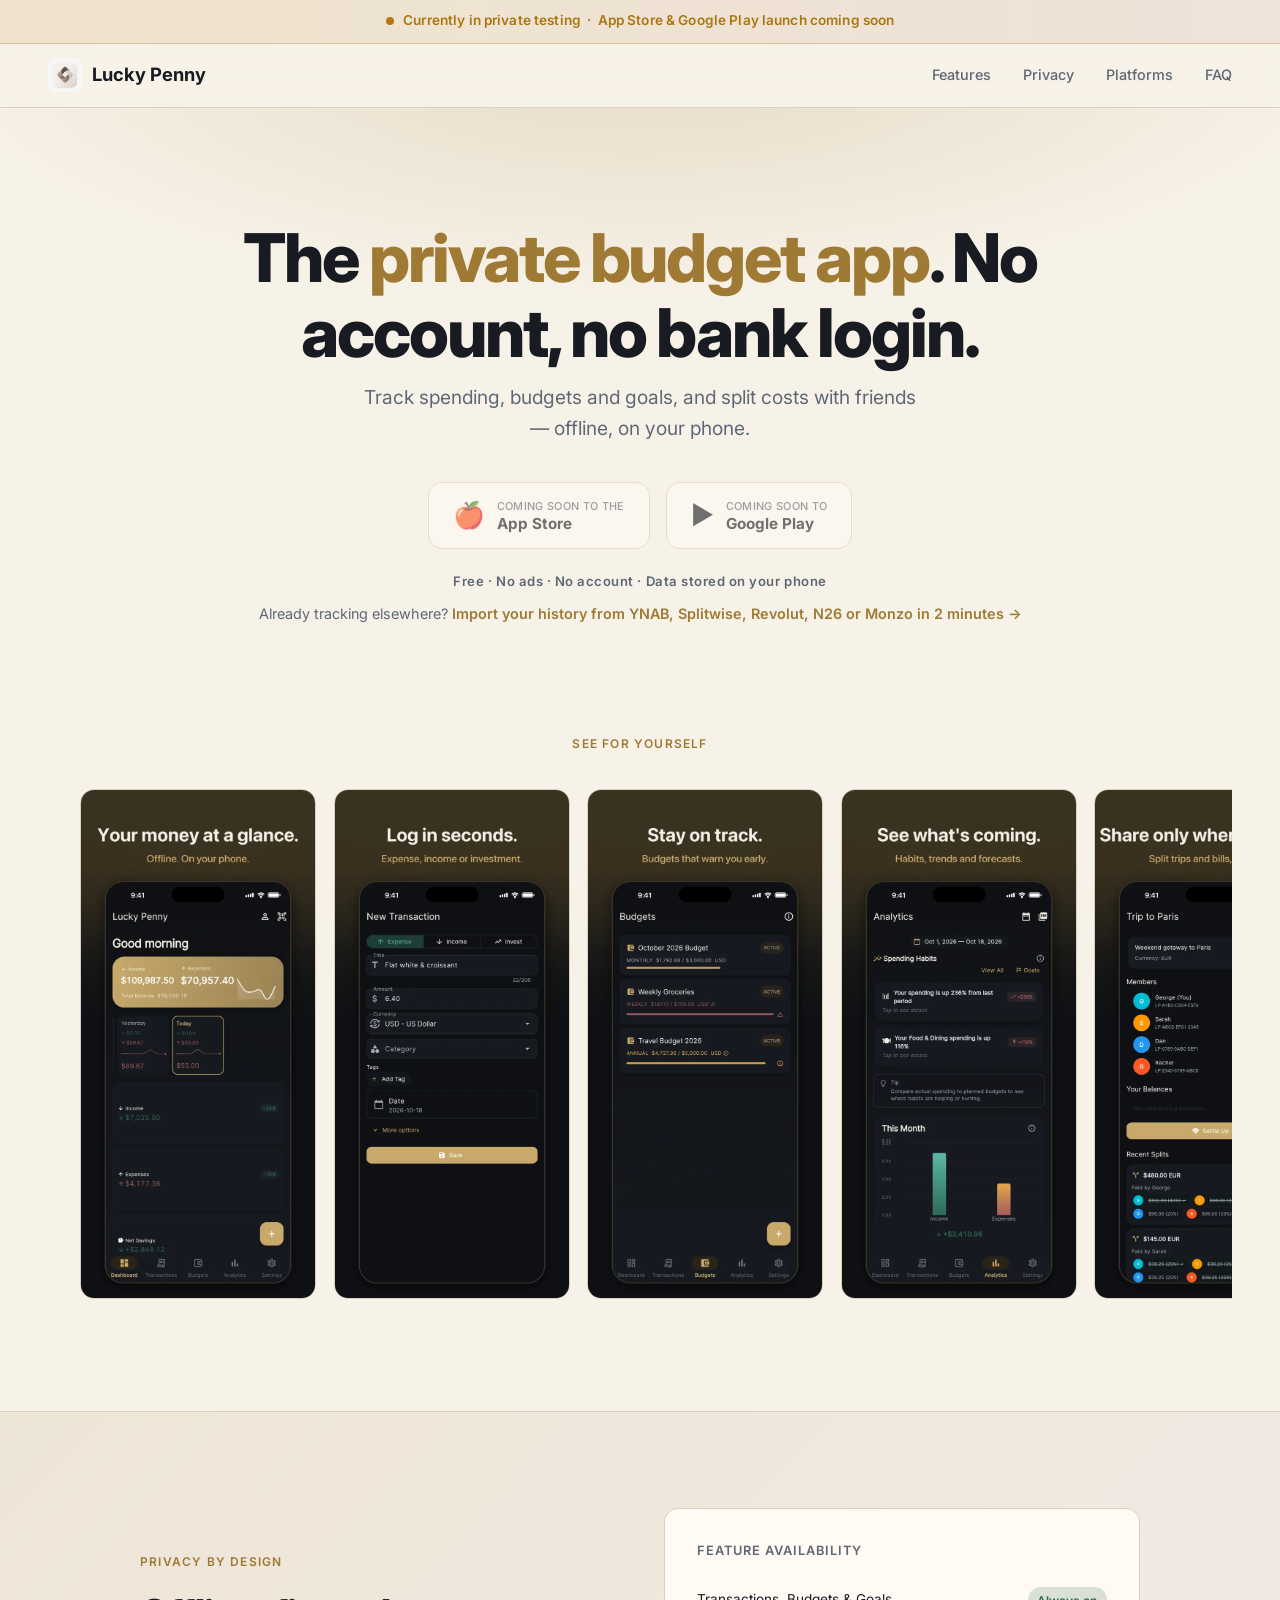
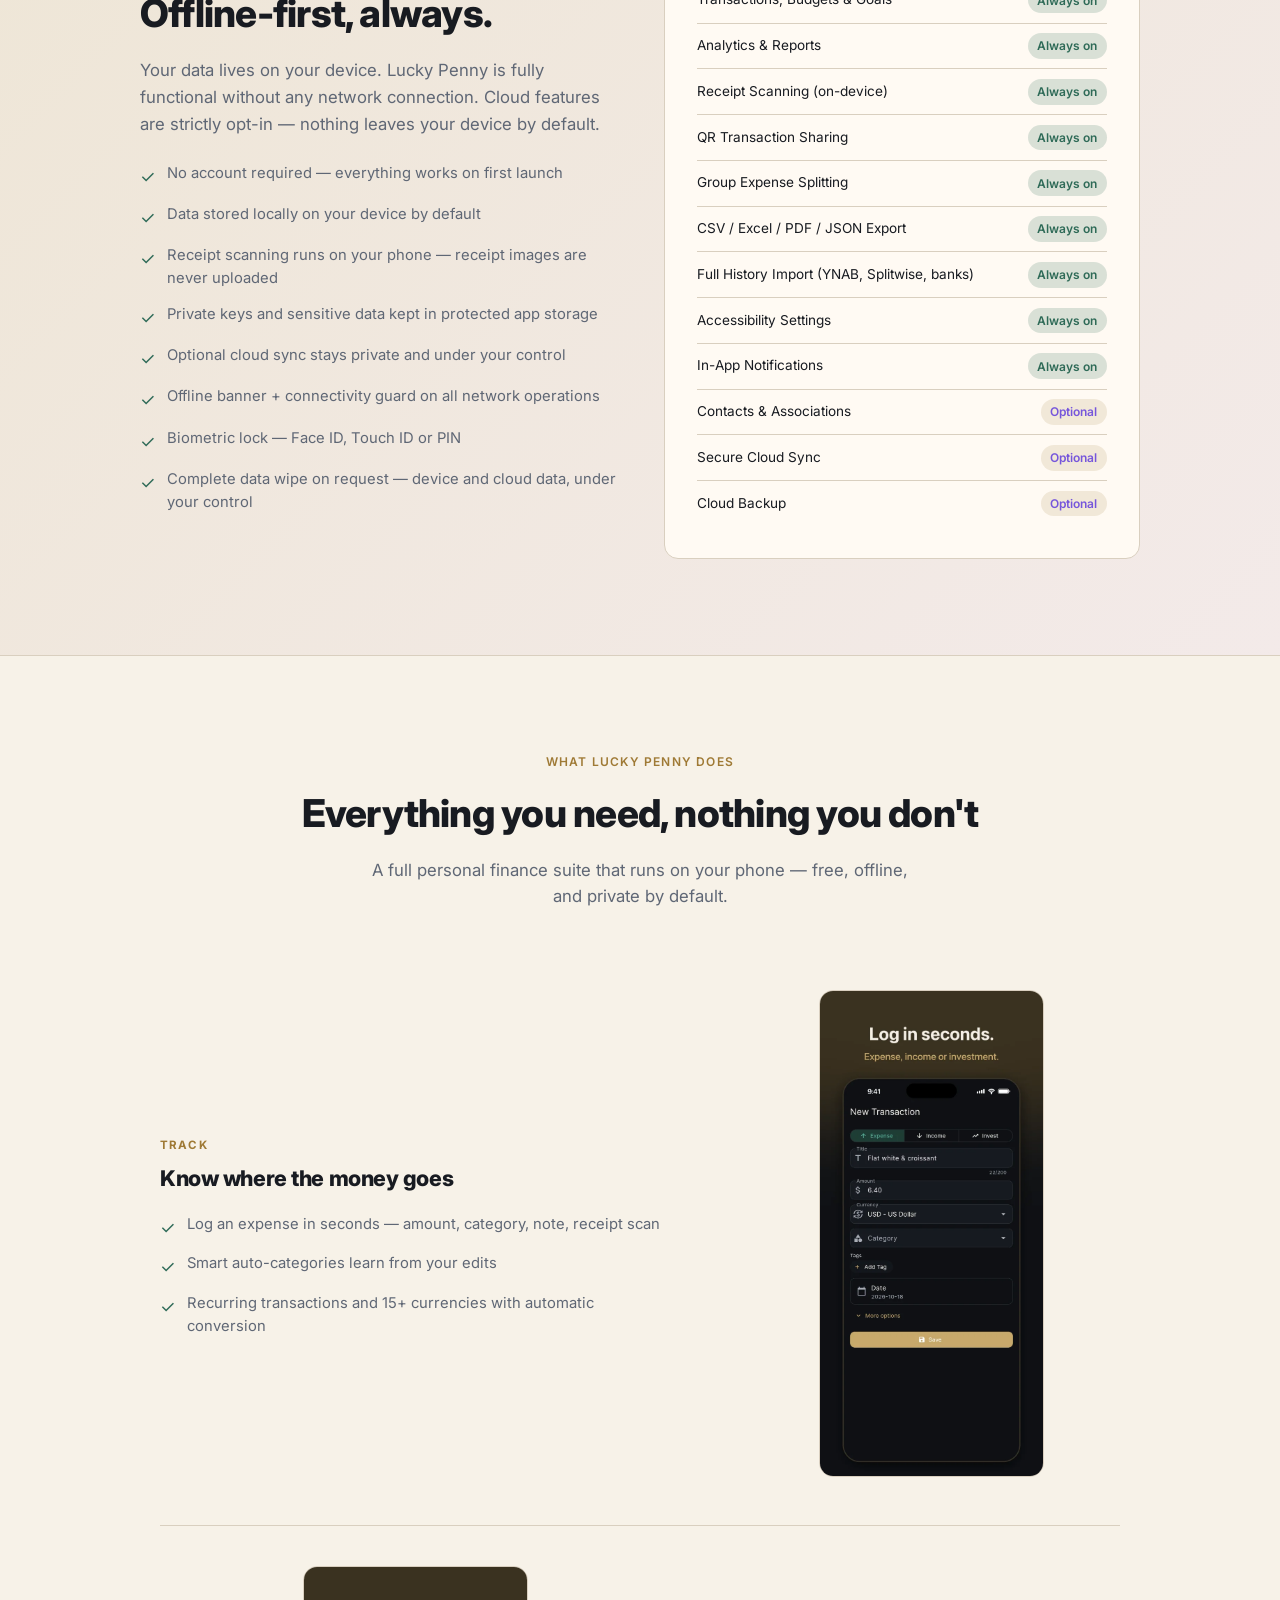
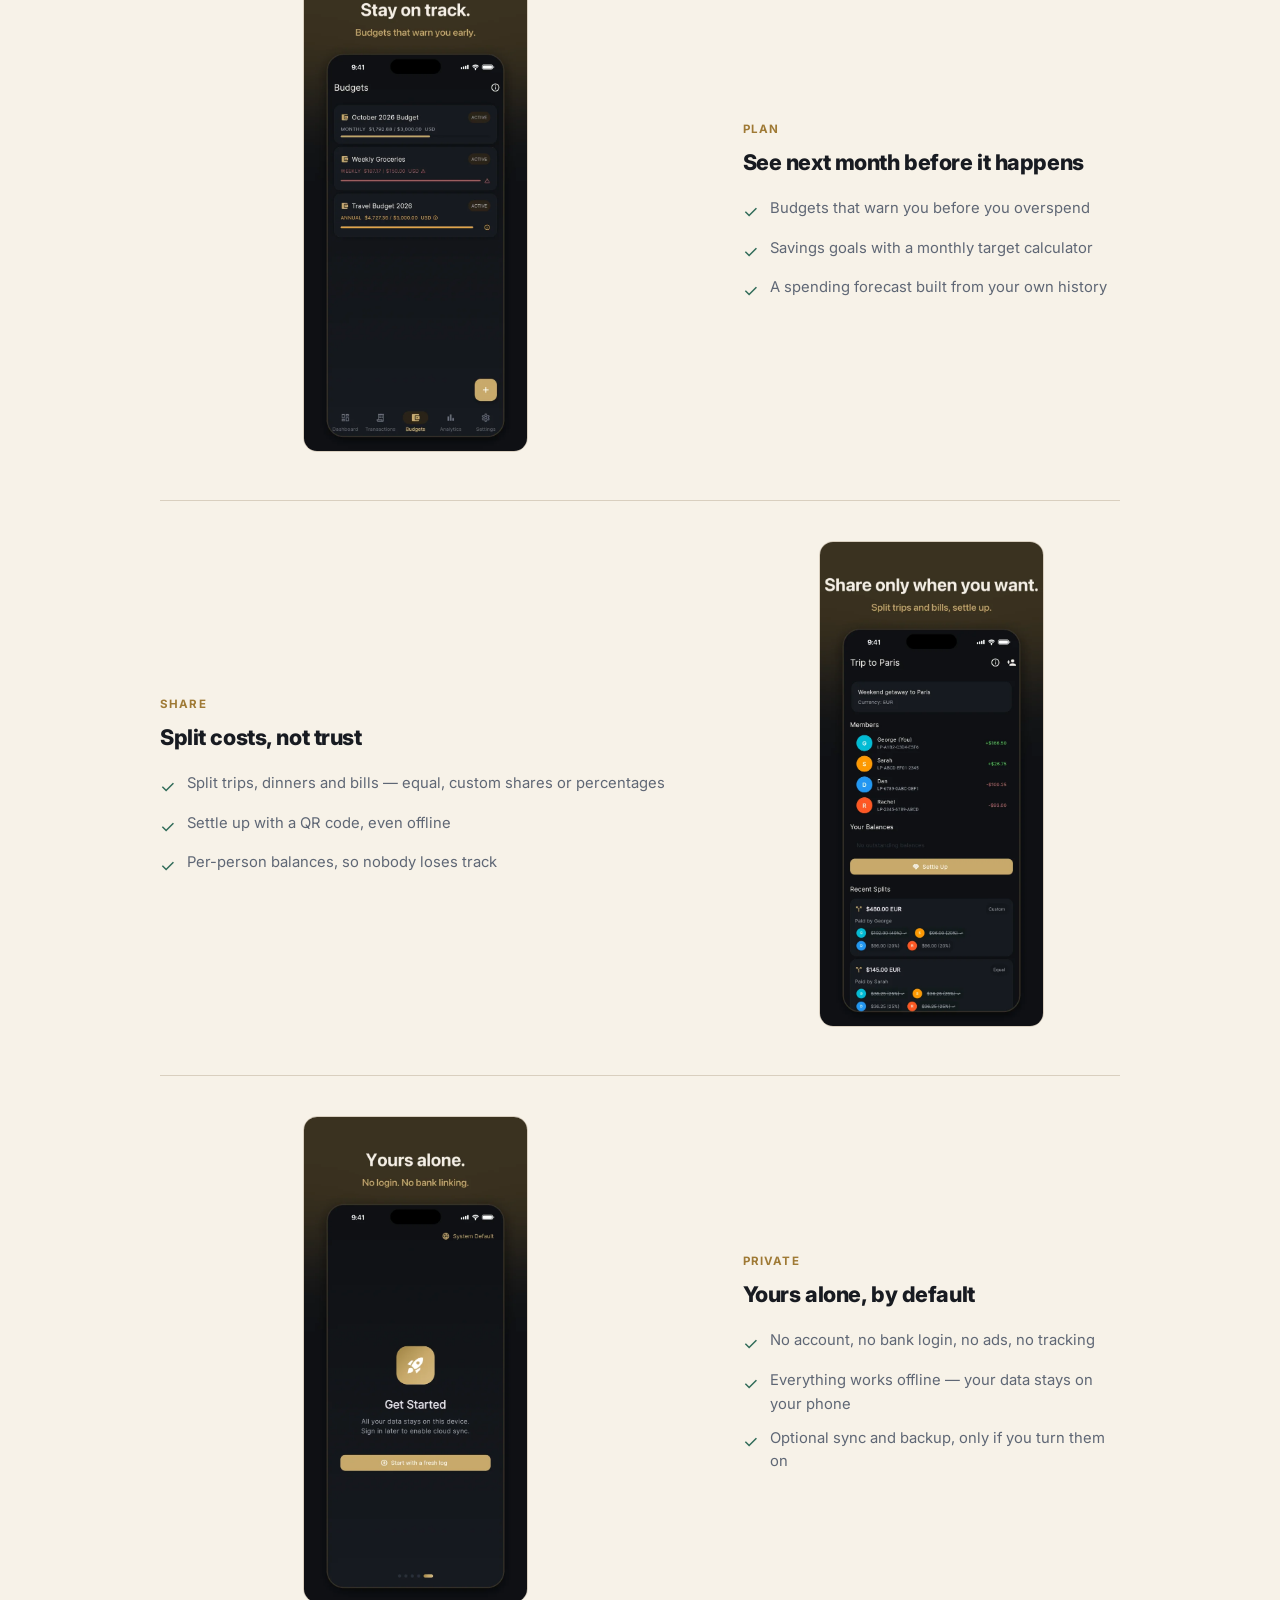
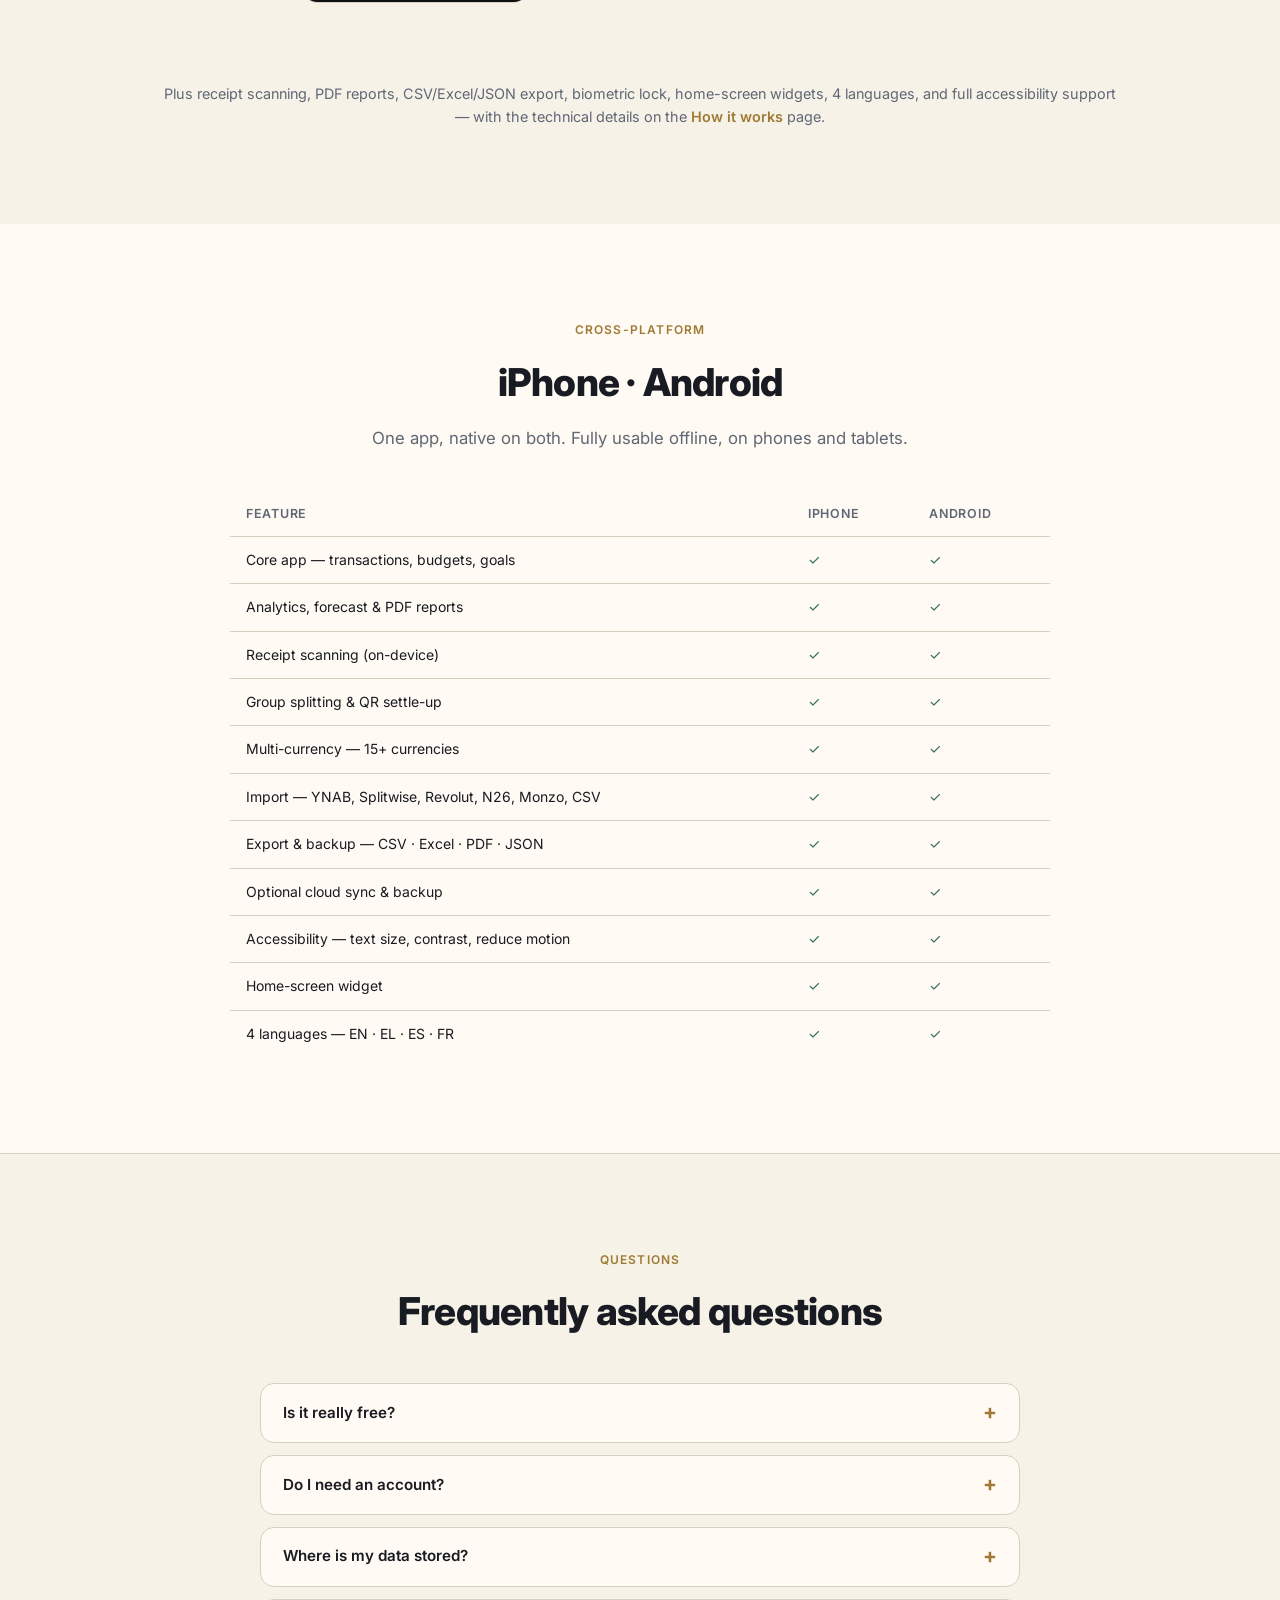
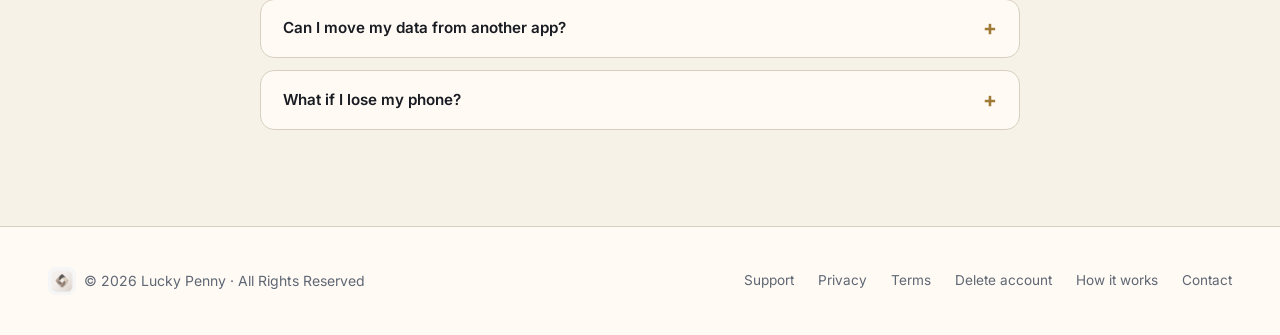
<file: index.html>
<!DOCTYPE html>
<html lang="en">
<head>
  <meta charset="UTF-8" />
  <meta name="viewport" content="width=device-width, initial-scale=1.0" />
  <title>Lucky Penny — Offline-First Personal Finance</title>
  <meta name="description" content="Lucky Penny is the private budget app: track spending, budgets and goals, and split costs with friends — offline, on your phone. No account, no bank login." />
  <link rel="canonical" href="https://gg-241.github.io/penny-website/" />
  <meta property="og:title" content="Lucky Penny — The private budget app" />
  <meta property="og:description" content="No account, no bank login. Track spending, budgets and goals, and split costs with friends — offline, on your phone." />
  <meta property="og:type" content="website" />
  <meta property="og:url" content="https://gg-241.github.io/penny-website/" />
  <meta property="og:image" content="https://gg-241.github.io/penny-website/assets/img/og-image.jpg" />
  <meta property="og:image:width" content="1200" />
  <meta property="og:image:height" content="630" />
  <meta property="og:image:alt" content="Lucky Penny dashboard: income, expenses and balance at a glance" />
  <meta name="twitter:card" content="summary_large_image" />
  <meta name="twitter:image" content="https://gg-241.github.io/penny-website/assets/img/og-image.jpg" />
  <link rel="icon" type="image/png" href="assets/img/penny_icon.png" />
  <link rel="apple-touch-icon" href="assets/img/penny_icon.png" />
  <link rel="preconnect" href="https://fonts.googleapis.com" />
  <link rel="preconnect" href="https://fonts.gstatic.com" crossorigin />
  <link href="https://fonts.googleapis.com/css2?family=Inter:wght@400;500;600;700;800&display=swap" rel="stylesheet" />
  <link rel="stylesheet" href="assets/css/theme.css" />
  <style>
    *, *::before, *::after { box-sizing: border-box; margin: 0; padding: 0; }

    html { scroll-behavior: smooth; }

    body {
      font-family: 'Inter', system-ui, sans-serif;
      background: var(--bg);
      color: var(--text);
      line-height: 1.6;
      -webkit-font-smoothing: antialiased;
    }

    /* ── NAV ── */
    nav {
      position: sticky; top: 0; z-index: 100;
      display: flex; align-items: center; justify-content: space-between;
      padding: 0 clamp(1rem, 5vw, 3rem);
      height: 64px;
      background: var(--nav-bg);
      backdrop-filter: blur(12px);
      border-bottom: 1px solid var(--border);
    }
    .nav-logo { display: flex; align-items: center; gap: 10px; text-decoration: none; }
    .logo-gem {
      width: 34px; height: 34px;
      border-radius: 8px;
      object-fit: contain;
    }
    .nav-logo span { font-weight: 700; font-size: 1.15rem; color: var(--text); }
    .nav-links { display: flex; gap: 2rem; list-style: none; }
    .nav-links a { color: var(--muted); text-decoration: none; font-size: .9rem; font-weight: 500; transition: color .2s; }
    .nav-links a:hover { color: var(--text); }
    @media (max-width: 640px) { .nav-links { display: none; } }

    /* ── WIP BANNER ── */
    .wip-banner {
      display: flex; align-items: center; justify-content: center; gap: .6rem;
      background: var(--banner-bg);
      border-bottom: 1px solid var(--banner-border);
      padding: .65rem 1rem;
      font-size: .85rem; font-weight: 600; color: var(--banner-text);
      letter-spacing: .01em; text-align: center;
    }
    .wip-dot {
      width: 8px; height: 8px; border-radius: 50%;
      background: var(--banner-dot);
      box-shadow: 0 0 0 0 var(--banner-shadow);
      animation: pulse-dot 1.8s ease-in-out infinite;
      flex-shrink: 0;
    }
    @keyframes pulse-dot {
      0%   { box-shadow: 0 0 0 0 var(--banner-shadow); }
      70%  { box-shadow: 0 0 0 8px rgb(var(--warning-rgb) / 0); }
      100% { box-shadow: 0 0 0 0 rgb(var(--warning-rgb) / 0); }
    }

    /* ── HERO ── */
    .hero {
      text-align: center;
      padding: clamp(4rem, 10vw, 7rem) clamp(1rem, 6vw, 3rem) clamp(3rem, 6vw, 5rem);
      background: var(--hero-glow);
    }
    .hero h1 {
      font-size: clamp(2.4rem, 6vw, 4.2rem);
      font-weight: 800; line-height: 1.12;
      letter-spacing: -.03em;
      max-width: 820px; margin: 0 auto .75rem;
    }
    .hero h1 span { color: var(--violet); }
    .hero p.hero-sub {
      font-size: clamp(1rem, 2.2vw, 1.2rem);
      color: var(--muted); max-width: 560px; margin: 0 auto 2.4rem;
    }
    .hero-btns { display: flex; gap: 1rem; justify-content: center; flex-wrap: wrap; }
    .btn-store {
      display: inline-flex; align-items: center; gap: .75rem;
      padding: .75rem 1.5rem;
      background: var(--bg2);
      border: 1.5px solid var(--border);
      border-radius: var(--radius);
      color: var(--text);
      text-decoration: none;
      transition: border-color .2s, background .2s, transform .15s;
    }
    .btn-store:hover { border-color: var(--violet); background: var(--btn-hover-bg); transform: translateY(-2px); }
    .btn-store-soon, .btn-store-soon:hover {
      cursor: default;
      opacity: .6;
      border-color: var(--border);
      background: var(--bg2);
      transform: none;
    }
    .btn-store-icon { font-size: 1.6rem; flex-shrink: 0; }
    .btn-store-text { display: flex; flex-direction: column; align-items: flex-start; }
    .btn-store-sub { font-size: .68rem; color: var(--muted); font-weight: 500; letter-spacing: .03em; text-transform: uppercase; }
    .btn-store-name { font-size: .95rem; font-weight: 700; line-height: 1.2; }
    .hero-trust {
      margin-top: 1.4rem;
      font-size: .82rem; font-weight: 600; letter-spacing: .04em;
      color: var(--muted);
    }
    .hero-switch { margin-top: .6rem; font-size: .9rem; color: var(--muted); }
    .hero-switch a { color: var(--violet); text-decoration: none; font-weight: 600; }
    .hero-switch a:hover { text-decoration: underline; }

    /* ── SECTION WRAPPER ── */
    section { padding: clamp(3.5rem, 8vw, 6rem) clamp(1rem, 6vw, 3rem); }
    .section-label {
      font-size: .75rem; font-weight: 600; letter-spacing: .1em; text-transform: uppercase;
      color: var(--violet); margin-bottom: .75rem;
    }
    .section-title { font-size: clamp(1.7rem, 3.5vw, 2.4rem); font-weight: 800; letter-spacing: -.02em; margin-bottom: .75rem; }
    .section-sub { color: var(--muted); font-size: 1.05rem; max-width: 540px; }
    .center { text-align: center; }
    .section-sub.center { margin: 0 auto; text-align: center; }

    /* ── SCREENSHOT STRIP ── */
    .shots-section { background: var(--bg); padding-top: clamp(1rem, 3vw, 2rem); }
    .shot-strip {
      display: flex; gap: 1.1rem;
      overflow-x: auto;
      scroll-snap-type: x mandatory;
      -webkit-overflow-scrolling: touch;
      margin-top: 2.25rem;
      padding: 0 clamp(.5rem, 4vw, 2rem) 1rem;
      scrollbar-width: thin;
      scrollbar-color: var(--border) transparent;
    }
    .shot-strip img {
      width: clamp(190px, 60vw, 236px);
      height: auto;
      flex-shrink: 0;
      scroll-snap-align: center;
      border-radius: 14px;
      border: 1px solid var(--border);
      display: block;
    }

    /* ── OUTCOME BLOCKS ── */
    .features { background: var(--bg); }
    .outcomes { max-width: 960px; margin: 2.5rem auto 0; }
    .outcome {
      display: grid; grid-template-columns: 1.15fr .85fr;
      gap: clamp(2rem, 6vw, 4.5rem); align-items: center;
      padding: clamp(1.75rem, 4vw, 2.5rem) 0;
    }
    .outcome + .outcome { border-top: 1px solid var(--border); }
    .outcome.flip .outcome-shot { order: -1; }
    @media (max-width: 700px) {
      .outcome { grid-template-columns: 1fr; }
      .outcome .outcome-shot { order: -1 !important; }
    }
    .outcome h3 { font-size: 1.35rem; font-weight: 800; letter-spacing: -.02em; margin-bottom: .35rem; }
    .outcome .kicker { font-size: .72rem; font-weight: 700; letter-spacing: .1em; text-transform: uppercase; color: var(--violet); margin-bottom: .4rem; display: block; }
    .outcome-shot { text-align: center; }
    .outcome-shot img {
      width: clamp(180px, 50vw, 225px); height: auto;
      border-radius: 14px; border: 1px solid var(--border);
    }
    .outcome-list { list-style: none; margin-top: 1.1rem; display: flex; flex-direction: column; gap: .65rem; }
    .outcome-list li {
      display: flex; align-items: flex-start; gap: .75rem;
      font-size: .925rem; color: var(--muted);
    }
    .check { color: var(--green); font-size: 1.1rem; flex-shrink: 0; margin-top: 1px; }
    .features-more {
      max-width: 960px; margin: 2rem auto 0;
      text-align: center; color: var(--muted); font-size: .9rem;
    }
    .features-more a { color: var(--violet); text-decoration: none; font-weight: 600; }
    .features-more a:hover { text-decoration: underline; }

    /* ── OFFLINE HIGHLIGHT ── */
    .offline-section {
      background: var(--offline-bg);
      border-top: 1px solid var(--border);
      border-bottom: 1px solid var(--border);
    }
    .offline-inner {
      display: grid; grid-template-columns: 1fr 1fr; gap: 3rem; align-items: center;
      max-width: 1000px; margin: 0 auto;
    }
    @media (max-width: 720px) { .offline-inner { grid-template-columns: 1fr; } }
    .offline-list { list-style: none; margin-top: 1.5rem; display: flex; flex-direction: column; gap: .75rem; }
    .offline-list li {
      display: flex; align-items: flex-start; gap: .75rem;
      font-size: .925rem; color: var(--muted);
    }
    .offline-card {
      background: var(--bg2); border: 1px solid var(--border);
      border-radius: var(--radius); padding: 2rem;
    }
    .offline-card h4 { font-size: .8rem; font-weight: 600; letter-spacing: .08em; text-transform: uppercase; color: var(--muted); margin-bottom: 1rem; }
    .table-row {
      display: flex; align-items: center; justify-content: space-between;
      padding: .6rem 0; border-bottom: 1px solid var(--border);
      font-size: .85rem;
    }
    .table-row:last-child { border-bottom: none; }
    .badge {
      padding: .2rem .6rem; border-radius: 100px; font-size: .75rem; font-weight: 600;
    }
    .badge-yes  { background: rgb(var(--accent-success-rgb) / .18); color: var(--green); }
    .badge-opt  { background: var(--chip-bg); color: var(--chip-text); }

    /* ── PLATFORM TABLE ── */
    .platform-section { background: var(--bg2); }
    .plat-table { width: 100%; max-width: 820px; margin: 2.5rem auto 0; border-collapse: collapse; }
    .plat-table th {
      font-size: .78rem; font-weight: 600; letter-spacing: .06em; text-transform: uppercase;
      color: var(--muted); padding: .75rem 1rem; text-align: left;
      border-bottom: 1px solid var(--border);
    }
    .plat-table td { padding: .75rem 1rem; font-size: .875rem; border-bottom: 1px solid var(--border); }
    .plat-table tr:last-child td { border-bottom: none; }
    .plat-table tr:hover td { background: var(--table-hover); }
    .dot-yes  { color: var(--green); }

    /* ── FAQ ── */
    .faq-section { background: var(--bg); border-top: 1px solid var(--border); }
    .faq-list {
      max-width: 760px; margin: 2.5rem auto 0;
      display: flex; flex-direction: column; gap: .75rem;
    }
    .faq-list details {
      background: var(--bg2); border: 1px solid var(--border);
      border-radius: var(--radius); padding: 1.05rem 1.35rem;
      transition: border-color .2s;
    }
    .faq-list details[open] { border-color: var(--premium-border); }
    .faq-list summary {
      cursor: pointer; list-style: none;
      display: flex; align-items: center; justify-content: space-between; gap: 1rem;
      font-weight: 600; font-size: .95rem;
    }
    .faq-list summary::-webkit-details-marker { display: none; }
    .faq-list summary::after {
      content: '+'; color: var(--violet);
      font-size: 1.3rem; font-weight: 700; line-height: 1; flex-shrink: 0;
    }
    .faq-list details[open] summary::after { content: '−'; }
    .faq-list details p { margin-top: .7rem; color: var(--muted); font-size: .9rem; }
    .faq-list details a { color: var(--violet); text-decoration: none; }
    .faq-list details a:hover { text-decoration: underline; }

    /* ── FOOTER ── */
    footer {
      background: var(--bg2);
      border-top: 1px solid var(--border);
      padding: 2.5rem clamp(1rem, 6vw, 3rem);
      display: flex; align-items: center; justify-content: space-between;
      flex-wrap: wrap; gap: 1rem;
    }
    .footer-logo { display: flex; align-items: center; gap: 8px; text-decoration: none; }
    .footer-logo span { color: var(--muted); font-size: .875rem; }
    .footer-links { display: flex; gap: 1.5rem; flex-wrap: wrap; }
    .footer-links a { color: var(--muted); font-size: .85rem; text-decoration: none; transition: color .2s; }
    .footer-links a:hover { color: var(--text); }
  </style>
</head>
<body>

<!-- WIP BANNER (remove at launch) -->
<div class="wip-banner">
  <span class="wip-dot"></span>
  Currently in private testing &nbsp;·&nbsp; App Store &amp; Google Play launch coming soon
</div>

<!-- NAV -->
<nav>
  <a class="nav-logo" href="#">
    <img class="logo-gem" src="assets/img/penny_icon.png" alt="Lucky Penny logo" />
    <span>Lucky Penny</span>
  </a>
  <ul class="nav-links">
    <li><a href="#features">Features</a></li>
    <li><a href="#offline">Privacy</a></li>
    <li><a href="#platforms">Platforms</a></li>
    <li><a href="#faq">FAQ</a></li>
  </ul>
</nav>

<!-- HERO -->
<header class="hero">
  <h1>The <span>private budget app</span>. No account, no bank login.</h1>
  <p class="hero-sub">Track spending, budgets and goals, and split costs with friends — offline, on your phone.</p>
  <div class="hero-btns">
    <!--
      LAUNCH DAY: the listings are not live yet (both URLs 404). When the App Store
      listing goes live, change this div back into a real link:
        <a class="btn-store" href="https://apps.apple.com/app/id6760491274">
      and for Play:
        <a class="btn-store" href="https://play.google.com/store/apps/details?id=com.luckypenny.app">
      Remove class "btn-store-soon", keep the inner spans, and delete the WIP banner above.
    -->
    <div class="btn-store btn-store-soon" aria-disabled="true">
      <span class="btn-store-icon">🍎</span>
      <span class="btn-store-text">
        <span class="btn-store-sub">Coming soon to the</span>
        <span class="btn-store-name">App Store</span>
      </span>
    </div>
    <div class="btn-store btn-store-soon" aria-disabled="true">
      <span class="btn-store-icon">▶</span>
      <span class="btn-store-text">
        <span class="btn-store-sub">Coming soon to</span>
        <span class="btn-store-name">Google Play</span>
      </span>
    </div>
  </div>
  <p class="hero-trust">Free · No ads · No account · Data stored on your phone</p>
  <p class="hero-switch">Already tracking elsewhere? <a href="#faq-import">Import your history from YNAB, Splitwise, Revolut, N26 or Monzo in 2&nbsp;minutes&nbsp;→</a></p>
</header>

<!-- SCREENSHOTS -->
<section id="screenshots" class="shots-section" aria-label="App screenshots">
  <p class="section-label center">See for yourself</p>
  <div class="shot-strip">
    <img src="assets/screenshots/1-dashboard.webp" width="640" height="1391" alt="Dashboard: income, expenses and total balance — your money at a glance" />
    <img src="assets/screenshots/2-quickadd.webp" width="640" height="1391" loading="lazy" decoding="async" alt="New transaction: log an expense, income or investment in seconds" />
    <img src="assets/screenshots/3-budgets.webp" width="640" height="1391" loading="lazy" decoding="async" alt="Budgets with per-category progress bars that warn you early" />
    <img src="assets/screenshots/4-analytics.webp" width="640" height="1391" loading="lazy" decoding="async" alt="Analytics: spending habits, trends and forecasts" />
    <img src="assets/screenshots/5-group.webp" width="640" height="1391" loading="lazy" decoding="async" alt="Group splitting for a trip: members, balances and settle up" />
    <img src="assets/screenshots/6-privacy.webp" width="640" height="1391" loading="lazy" decoding="async" alt="First launch: all data stays on this device, sign in later to enable cloud sync" />
  </div>
</section>

<!-- PRIVACY / OFFLINE FIRST -->
<section id="offline" class="offline-section">
  <div class="offline-inner">
    <div>
      <p class="section-label">Privacy by design</p>
      <h2 class="section-title">Offline-first, always.</h2>
      <p class="section-sub">Your data lives on your device. Lucky Penny is fully functional without any network connection. Cloud features are strictly opt-in — nothing leaves your device by default.</p>
      <ul class="offline-list">
        <li><span class="check">✓</span><span>No account required — everything works on first launch</span></li>
        <li><span class="check">✓</span><span>Data stored locally on your device by default</span></li>
        <li><span class="check">✓</span><span>Receipt scanning runs on your phone — receipt images are never uploaded</span></li>
        <li><span class="check">✓</span><span>Private keys and sensitive data kept in protected app storage</span></li>
        <li><span class="check">✓</span><span>Optional cloud sync stays private and under your control</span></li>
        <li><span class="check">✓</span><span>Offline banner + connectivity guard on all network operations</span></li>
        <li><span class="check">✓</span><span>Biometric lock — Face ID, Touch ID or PIN</span></li>
        <li><span class="check">✓</span><span>Complete data wipe on request — device and cloud data, under your control</span></li>
      </ul>
    </div>
    <div class="offline-card">
      <h4>Feature availability</h4>
      <div class="table-row"><span>Transactions, Budgets &amp; Goals</span><span class="badge badge-yes">Always on</span></div>
      <div class="table-row"><span>Analytics &amp; Reports</span><span class="badge badge-yes">Always on</span></div>
      <div class="table-row"><span>Receipt Scanning (on-device)</span><span class="badge badge-yes">Always on</span></div>
      <div class="table-row"><span>QR Transaction Sharing</span><span class="badge badge-yes">Always on</span></div>
      <div class="table-row"><span>Group Expense Splitting</span><span class="badge badge-yes">Always on</span></div>
      <div class="table-row"><span>CSV / Excel / PDF / JSON Export</span><span class="badge badge-yes">Always on</span></div>
      <div class="table-row"><span>Full History Import (YNAB, Splitwise, banks)</span><span class="badge badge-yes">Always on</span></div>
      <div class="table-row"><span>Accessibility Settings</span><span class="badge badge-yes">Always on</span></div>
      <div class="table-row"><span>In-App Notifications</span><span class="badge badge-yes">Always on</span></div>
      <div class="table-row"><span>Contacts &amp; Associations</span><span class="badge badge-opt">Optional</span></div>
      <div class="table-row"><span>Secure Cloud Sync</span><span class="badge badge-opt">Optional</span></div>
      <div class="table-row"><span>Cloud Backup</span><span class="badge badge-opt">Optional</span></div>
    </div>
  </div>
</section>

<!-- FEATURES -->
<section id="features" class="features">
  <div style="max-width:1100px;margin:0 auto;">
    <p class="section-label center">What Lucky Penny does</p>
    <h2 class="section-title center">Everything you need, nothing you don't</h2>
    <p class="section-sub center">A full personal finance suite that runs on your phone — free, offline, and private by default.</p>
  </div>

  <div class="outcomes">

    <div class="outcome">
      <div class="outcome-text">
        <span class="kicker">Track</span>
        <h3>Know where the money goes</h3>
        <ul class="outcome-list">
          <li><span class="check">✓</span><span>Log an expense in seconds — amount, category, note, receipt scan</span></li>
          <li><span class="check">✓</span><span>Smart auto-categories learn from your edits</span></li>
          <li><span class="check">✓</span><span>Recurring transactions and 15+ currencies with automatic conversion</span></li>
        </ul>
      </div>
      <div class="outcome-shot">
        <img src="assets/screenshots/2-quickadd.webp" width="640" height="1391" loading="lazy" decoding="async" alt="Logging a new transaction with amount, currency and category" />
      </div>
    </div>

    <div class="outcome flip">
      <div class="outcome-text">
        <span class="kicker">Plan</span>
        <h3>See next month before it happens</h3>
        <ul class="outcome-list">
          <li><span class="check">✓</span><span>Budgets that warn you before you overspend</span></li>
          <li><span class="check">✓</span><span>Savings goals with a monthly target calculator</span></li>
          <li><span class="check">✓</span><span>A spending forecast built from your own history</span></li>
        </ul>
      </div>
      <div class="outcome-shot">
        <img src="assets/screenshots/3-budgets.webp" width="640" height="1391" loading="lazy" decoding="async" alt="Monthly and weekly budgets with live progress bars" />
      </div>
    </div>

    <div class="outcome">
      <div class="outcome-text">
        <span class="kicker">Share</span>
        <h3>Split costs, not trust</h3>
        <ul class="outcome-list">
          <li><span class="check">✓</span><span>Split trips, dinners and bills — equal, custom shares or percentages</span></li>
          <li><span class="check">✓</span><span>Settle up with a QR code, even offline</span></li>
          <li><span class="check">✓</span><span>Per-person balances, so nobody loses track</span></li>
        </ul>
      </div>
      <div class="outcome-shot">
        <img src="assets/screenshots/5-group.webp" width="640" height="1391" loading="lazy" decoding="async" alt="A shared trip group with member balances and settle up" />
      </div>
    </div>

    <div class="outcome flip">
      <div class="outcome-text">
        <span class="kicker">Private</span>
        <h3>Yours alone, by default</h3>
        <ul class="outcome-list">
          <li><span class="check">✓</span><span>No account, no bank login, no ads, no tracking</span></li>
          <li><span class="check">✓</span><span>Everything works offline — your data stays on your phone</span></li>
          <li><span class="check">✓</span><span>Optional sync and backup, only if you turn them on</span></li>
        </ul>
      </div>
      <div class="outcome-shot">
        <img src="assets/screenshots/6-privacy.webp" width="640" height="1391" loading="lazy" decoding="async" alt="First launch screen: all data stays on this device" />
      </div>
    </div>

  </div>

  <p class="features-more">
    Plus receipt scanning, PDF reports, CSV/Excel/JSON export, biometric lock, home-screen widgets, 4 languages, and full accessibility support —
    with the technical details on the <a href="how-it-works.html">How it works</a> page.
  </p>
</section>

<!-- PLATFORMS -->
<section id="platforms" class="platform-section">
  <p class="section-label center">Cross-platform</p>
  <h2 class="section-title center">iPhone · Android</h2>
  <p class="section-sub center">One app, native on both. Fully usable offline, on phones and tablets.</p>
  <table class="plat-table">
    <thead>
      <tr>
        <th>Feature</th>
        <th>iPhone</th>
        <th>Android</th>
      </tr>
    </thead>
    <tbody>
      <tr><td>Core app — transactions, budgets, goals</td><td class="dot-yes">✓</td><td class="dot-yes">✓</td></tr>
      <tr><td>Analytics, forecast &amp; PDF reports</td><td class="dot-yes">✓</td><td class="dot-yes">✓</td></tr>
      <tr><td>Receipt scanning (on-device)</td><td class="dot-yes">✓</td><td class="dot-yes">✓</td></tr>
      <tr><td>Group splitting &amp; QR settle-up</td><td class="dot-yes">✓</td><td class="dot-yes">✓</td></tr>
      <tr><td>Multi-currency — 15+ currencies</td><td class="dot-yes">✓</td><td class="dot-yes">✓</td></tr>
      <tr><td>Import — YNAB, Splitwise, Revolut, N26, Monzo, CSV</td><td class="dot-yes">✓</td><td class="dot-yes">✓</td></tr>
      <tr><td>Export &amp; backup — CSV · Excel · PDF · JSON</td><td class="dot-yes">✓</td><td class="dot-yes">✓</td></tr>
      <tr><td>Optional cloud sync &amp; backup</td><td class="dot-yes">✓</td><td class="dot-yes">✓</td></tr>
      <tr><td>Accessibility — text size, contrast, reduce motion</td><td class="dot-yes">✓</td><td class="dot-yes">✓</td></tr>
      <tr><td>Home-screen widget</td><td class="dot-yes">✓</td><td class="dot-yes">✓</td></tr>
      <tr><td>4 languages — EN · EL · ES · FR</td><td class="dot-yes">✓</td><td class="dot-yes">✓</td></tr>
    </tbody>
  </table>
</section>

<!-- FAQ -->
<section id="faq" class="faq-section">
  <p class="section-label center">Questions</p>
  <h2 class="section-title center">Frequently asked questions</h2>
  <div class="faq-list">

    <details>
      <summary>Is it really free?</summary>
      <p>Yes — everything in the app today is free: no account, no ads, no subscription, no trial that expires. A future version may add optional paid extras, but they'll be clearly marked and optional — never a surprise paywall over features you already use.</p>
    </details>

    <details>
      <summary>Do I need an account?</summary>
      <p>No. Everything works on first launch without signing in. An account (Sign in with Apple or Google) is only needed if you choose to turn on cloud sync or share with other people.</p>
    </details>

    <details>
      <summary>Where is my data stored?</summary>
      <p>On your phone, by default. Nothing is uploaded unless you opt into sync or backup — and receipts are scanned on-device, so images never leave your phone. You can export or wipe everything at any time from Settings.</p>
    </details>

    <details id="faq-import">
      <summary>Can I move my data from another app?</summary>
      <p>Yes — import in minutes from YNAB, Splitwise, Revolut, N26 or Monzo, or any CSV/Excel file, with duplicate detection. Leaving is just as easy: export to CSV, Excel, PDF or a full JSON backup whenever you like. Your data is never locked in.</p>
    </details>

    <details>
      <summary>What if I lose my phone?</summary>
      <p>Turn on optional encrypted sync or cloud backup, or keep an exported JSON backup somewhere safe. Restore onto a new phone in minutes from <strong>Settings → Export / Import</strong>.</p>
    </details>

  </div>
</section>

<!-- FOOTER -->
<footer>
  <div class="footer-logo">
    <img class="logo-gem" src="assets/img/penny_icon.png" alt="Lucky Penny logo" style="width:28px;height:28px;" />
    <span>© 2026 Lucky Penny · All Rights Reserved</span>
  </div>
  <div class="footer-links">
    <a href="support.html">Support</a>
    <a href="privacy.html">Privacy</a>
    <a href="terms.html">Terms</a>
    <a href="delete-account.html">Delete account</a>
    <a href="how-it-works.html">How it works</a>
    <a href="contact.html">Contact</a>
  </div>
</footer>

</body>
</html>
</file>
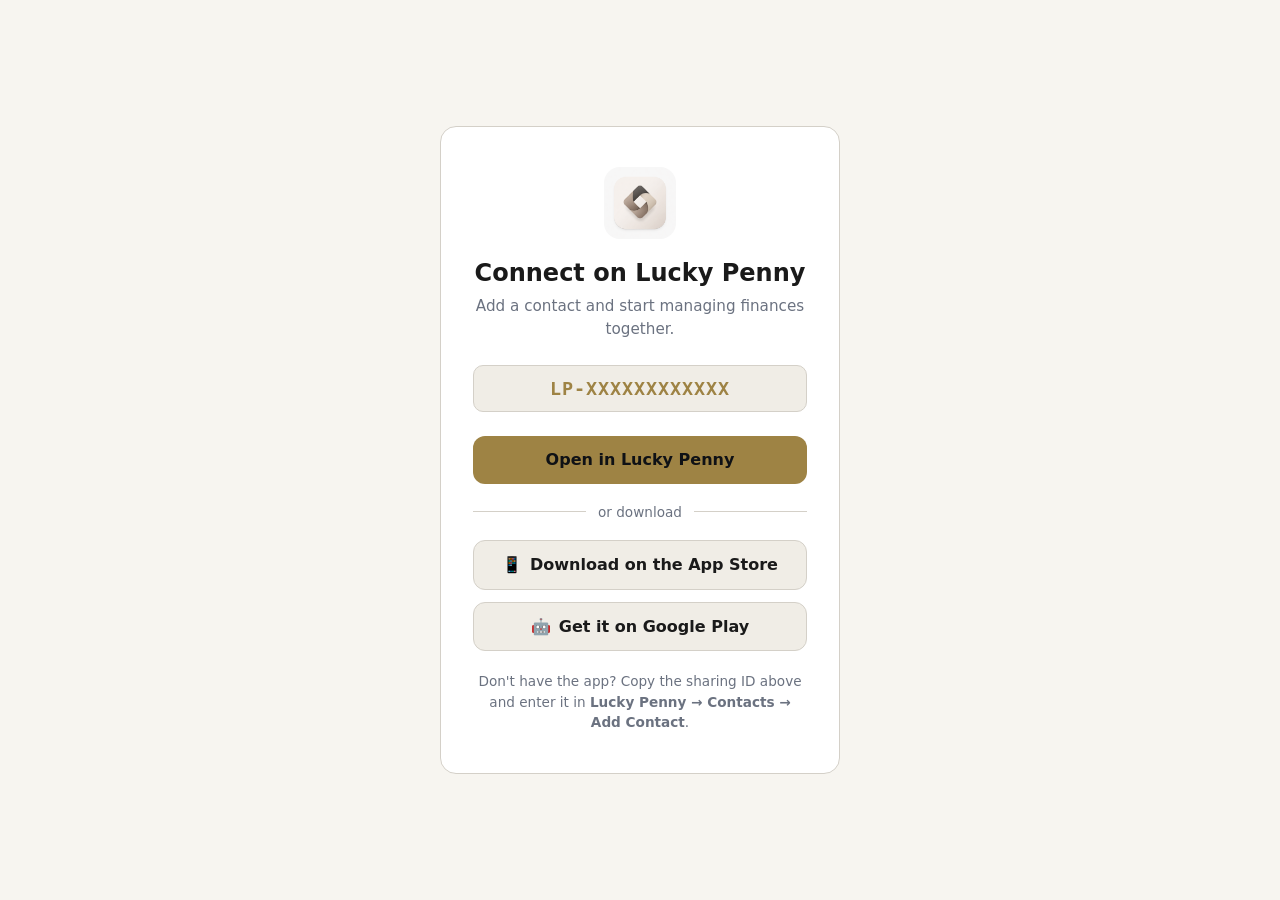
<file: connect/index.html>
<!DOCTYPE html>
<html lang="en">
<head>
  <meta charset="UTF-8" />
  <meta name="viewport" content="width=device-width, initial-scale=1.0, maximum-scale=1.0, user-scalable=no" />
  <title>Connect on Lucky Penny</title>
  <meta name="description" content="Add someone on Lucky Penny — the offline-first personal finance app." />

  <!-- Open Graph -->
  <meta property="og:title" content="Add me on Lucky Penny" />
  <meta property="og:description" content="Track expenses, split bills, and manage budgets together — all offline-first." />
  <meta property="og:type" content="website" />
  <meta property="og:image" content="https://gg-241.github.io/penny-website/assets/img/og-image.jpg" />

  <!-- Apple Smart Banner (prompts install if app not present) -->
  <meta name="apple-itunes-app" content="app-id=6760491274" />

  <link rel="icon" type="image/png" href="../assets/img/penny_icon.png" />
  <link rel="apple-touch-icon" href="../assets/img/penny_icon.png" />
  <link rel="stylesheet" href="../assets/css/theme.css" />
  <style>
    *, *::before, *::after { box-sizing: border-box; margin: 0; padding: 0; }

    body {
      font-family: 'Inter', system-ui, -apple-system, sans-serif;
      background: var(--bg);
      color: var(--text);
      min-height: 100dvh;
      display: flex;
      flex-direction: column;
      align-items: center;
      justify-content: center;
      padding: 2rem;
      -webkit-font-smoothing: antialiased;
    }

    .card {
      background: var(--surface);
      border: 1px solid var(--border);
      border-radius: 16px;
      padding: 2.5rem 2rem;
      max-width: 400px;
      width: 100%;
      text-align: center;
    }

    .logo {
      width: 72px;
      height: 72px;
      border-radius: 16px;
      margin: 0 auto 1.25rem;
      display: block;
    }

    h1 {
      font-size: 1.5rem;
      font-weight: 700;
      margin-bottom: 0.5rem;
      color: var(--text);
    }

    .subtitle {
      font-size: 0.95rem;
      color: var(--text-muted);
      margin-bottom: 1.5rem;
      line-height: 1.5;
    }

    .share-id {
      font-family: 'SF Mono', 'Menlo', 'Consolas', monospace;
      font-size: 1.15rem;
      font-weight: 700;
      color: var(--accent-primary);
      background: var(--surface-2);
      border: 1px solid var(--border);
      border-radius: 10px;
      padding: 0.75rem 1rem;
      margin-bottom: 1.5rem;
      letter-spacing: 0.05em;
      word-break: break-all;
      user-select: all;
    }

    .btn {
      display: block;
      width: 100%;
      padding: 0.9rem 1.5rem;
      border-radius: 12px;
      font-size: 1rem;
      font-weight: 600;
      text-decoration: none;
      text-align: center;
      margin-bottom: 0.75rem;
      border: none;
      cursor: pointer;
      transition: transform 0.15s, box-shadow 0.15s;
    }

    .btn:hover {
      transform: translateY(-1px);
      box-shadow: 0 4px 12px rgba(0,0,0,0.3);
    }

    .btn:active {
      transform: translateY(0);
    }

    .btn-primary {
      background: var(--accent-primary);
      color: #0f1115;
    }

    .btn-secondary {
      background: var(--surface-2);
      color: var(--text);
      border: 1px solid var(--border);
    }

    .btn-store {
      background: var(--surface-2);
      color: var(--text);
      border: 1px solid var(--border);
      display: flex;
      align-items: center;
      justify-content: center;
      gap: 0.5rem;
    }

    .divider {
      display: flex;
      align-items: center;
      margin: 1.25rem 0;
      color: var(--text-muted);
      font-size: 0.85rem;
    }

    .divider::before,
    .divider::after {
      content: '';
      flex: 1;
      height: 1px;
      background: var(--border);
    }

    .divider::before { margin-right: 0.75rem; }
    .divider::after { margin-left: 0.75rem; }

    .hint {
      font-size: 0.85rem;
      color: var(--text-muted);
      margin-top: 1.25rem;
      line-height: 1.5;
    }

    .hint code {
      background: var(--surface-2);
      padding: 0.15em 0.4em;
      border-radius: 4px;
      font-size: 0.85em;
    }

    .name-label {
      font-size: 1.1rem;
      font-weight: 600;
      margin-bottom: 0.25rem;
    }

    .hidden { display: none; }

    @media (prefers-color-scheme: light) {
      :root {
        --bg: #f7f5f0;
        --surface: #ffffff;
        --surface-2: #f0ede6;
        --surface-3: #e6e3db;
        --text: #1a1a1a;
        --text-muted: #6b7280;
        --border: #d4d0c8;
        --accent-primary: #9e8344;
        --accent-primary-hover: #b8974f;
        --accent-success: #2e6a57;
        --accent-success-soft: #e6f5f0;
        --accent-danger: #a35c5c;
        --accent-neutral: #7c8798;
      }
    }
  </style>
</head>
<body>
  <div class="card">
    <img src="../assets/img/penny_icon.png" alt="Lucky Penny" class="logo" />
    <h1 id="heading">Connect on Lucky Penny</h1>
    <p class="subtitle" id="subtitle">Add a contact and start managing finances together.</p>

    <div id="name-section" class="hidden">
      <div class="name-label" id="display-name"></div>
    </div>

    <div class="share-id" id="share-id"></div>

    <!-- Open in app button (for mobile with app installed) -->
    <a id="open-btn" href="#" class="btn btn-primary">Open in Lucky Penny</a>

    <div class="divider">or download</div>

    <!-- Store buttons -->
    <a id="ios-btn" href="https://apps.apple.com/app/penny-finance/id6760491274"
       class="btn btn-store">
      <span>📱</span> Download on the App Store
    </a>
    <a id="android-btn" href="https://play.google.com/store/apps/details?id=com.luckypenny.app"
       class="btn btn-store">
      <span>🤖</span> Get it on Google Play
    </a>

    <p class="hint">
      Don't have the app? Copy the sharing ID above and enter it in
      <strong>Lucky Penny → Contacts → Add Contact</strong>.
    </p>
  </div>

  <script>
    (function() {
      var params = new URLSearchParams(window.location.search);
      var shareId = params.get('shareId') || '';
      var displayName = params.get('name') || '';
      var currency = params.get('cur') || '';

      // Display the sharing ID
      var shareIdEl = document.getElementById('share-id');
      shareIdEl.textContent = shareId || 'LP-XXXXXXXXXXXX';

      // Display name if provided
      var nameSection = document.getElementById('name-section');
      var nameEl = document.getElementById('display-name');
      if (displayName) {
        nameSection.classList.remove('hidden');
        nameEl.textContent = displayName;
      }

      // Update the heading based on available info
      var heading = document.getElementById('heading');
      if (displayName) {
        heading.textContent = 'Add ' + displayName + ' on Lucky Penny';
      }

      // Deep link for "Open in Lucky Penny" button
      var openBtn = document.getElementById('open-btn');
      var deepLink = 'luckypenny://connect?shareId=' + encodeURIComponent(shareId);
      if (displayName) {
        deepLink += '&name=' + encodeURIComponent(displayName);
      }
      if (currency) {
        deepLink += '&cur=' + encodeURIComponent(currency);
      }
      openBtn.href = deepLink;

      // Platform detection: hide irrelevant store button
      var iosBtn = document.getElementById('ios-btn');
      var androidBtn = document.getElementById('android-btn');
      var ua = navigator.userAgent || navigator.vendor || window.opera;

      if (/iPad|iPhone|iPod/.test(ua) && !window.MSStream) {
        // iOS: try deep link, show App Store as fallback
        androidBtn.style.display = 'none';
        // On iOS, the deep link often doesn't work from Safari without
        // universal links. We set a timeout to redirect to App Store if
        // the app doesn't open.
        openBtn.addEventListener('click', function(e) {
          var start = Date.now();
          setTimeout(function() {
            if (Date.now() - start < 2000) {
              window.location.href = 'https://apps.apple.com/app/penny-finance/id6760491274';
            }
          }, 1500);
        });
      } else if (/android/i.test(ua)) {
        // Android: try deep link, show Play Store as fallback
        iosBtn.style.display = 'none';
        // Android Intent fallback is handled by the app_links package
      }

      // Update Open Graph meta tags with user info
      var ogTitle = document.querySelector('meta[property="og:title"]');
      if (ogTitle && displayName) {
        ogTitle.setAttribute('content', 'Add ' + displayName + ' on Lucky Penny');
      }
    })();
  </script>
</body>
</html>
</file>
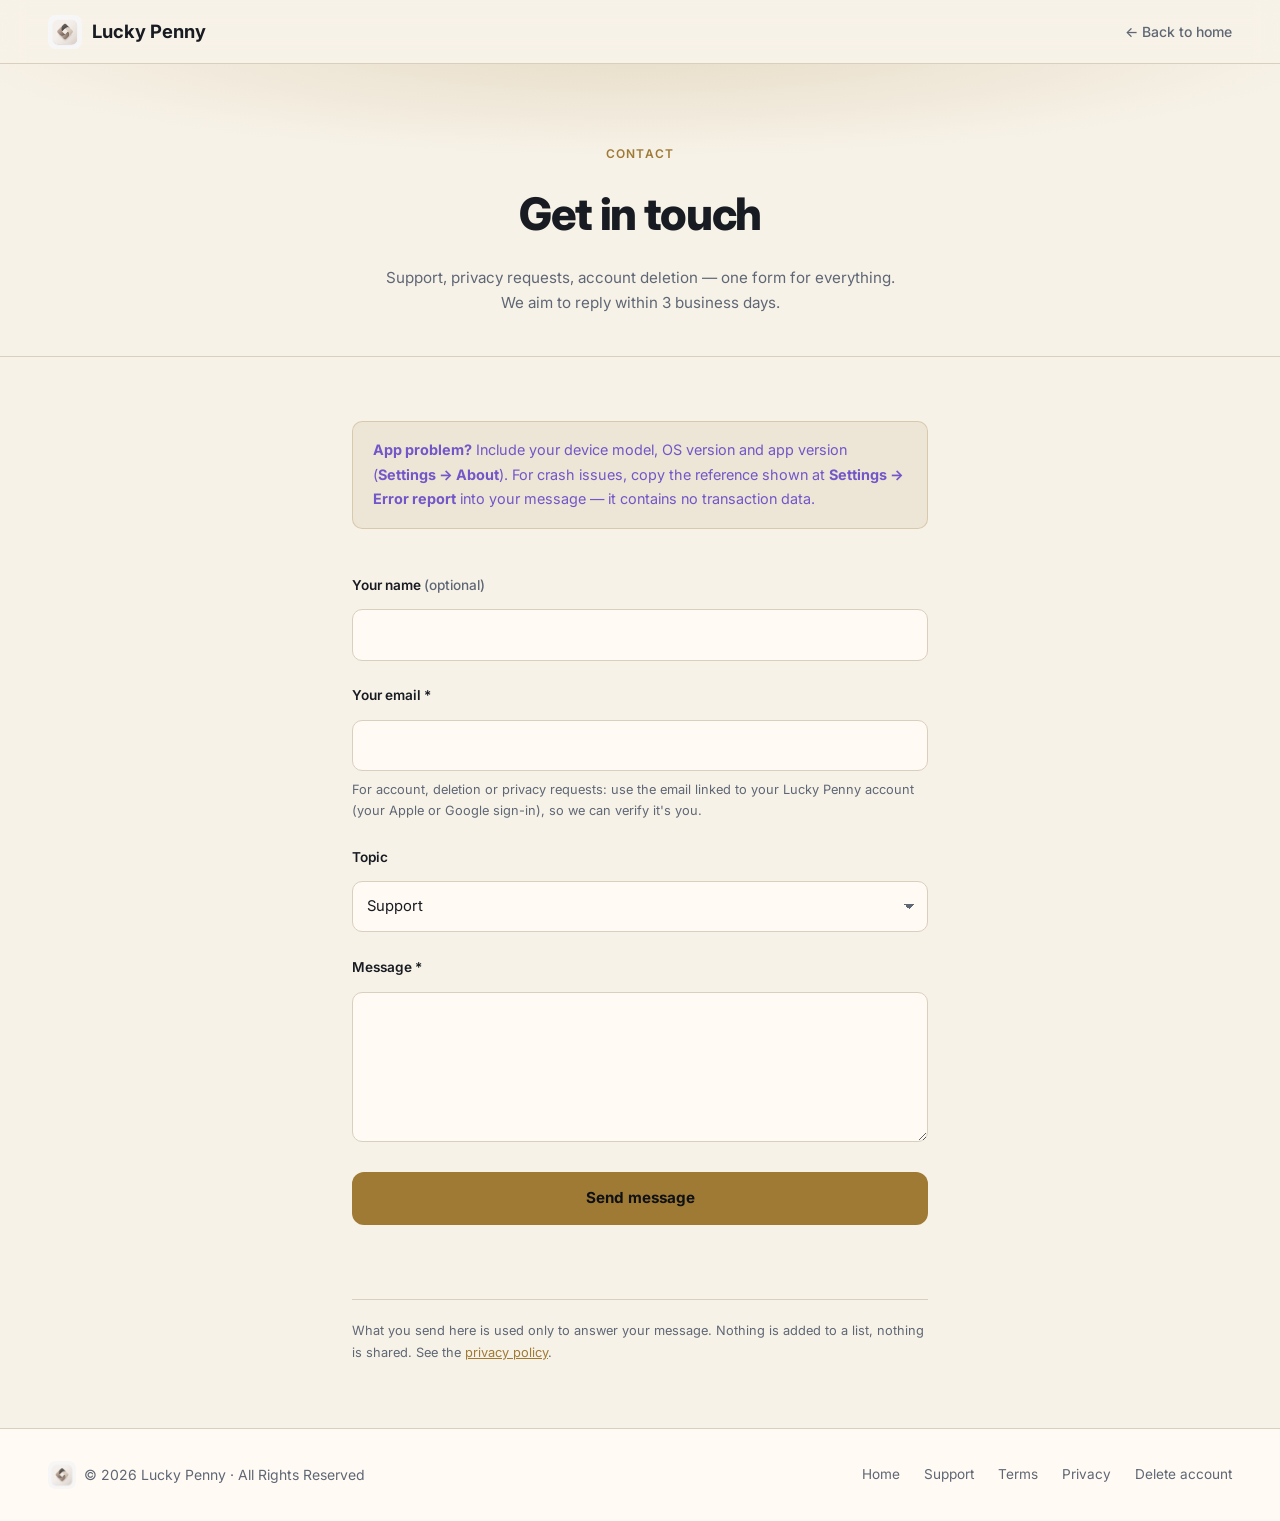
<file: contact.html>
<!DOCTYPE html>
<html lang="en">
<head>
  <!--
    SETUP (one-time, ~10 minutes — Google Apps Script):
    This form POSTs to a tiny Apps Script web app that emails you each message
    with MailApp. Your email and name exist only inside your private script —
    nothing here reveals them. The /exec URL is safe to publish.

    1. Go to https://script.google.com → New project, and paste this code
       (set RECIPIENT to the inbox you want messages in):

       function doPost(e) {
         try {
           var b = JSON.parse(e.postData.contents || '{}');
           if (b.botcheck) return ok();                                // honeypot: drop silently
           if (b._t && (Date.now() - Number(b._t)) < 3000) return ok(); // filled in <3s: bot
           var email = String(b.email || '').trim();
           var msg   = String(b.message || '').trim();
           if (!/^[^@\s]+@[^@\s]+\.[^@\s]+$/.test(email)) return bad('invalid email');
           if (msg.length < 10) return bad('message too short');
           var topic = String(b.topic || 'other').slice(0, 40);
           var name  = String(b.name || '(no name)').slice(0, 80);
           MailApp.sendEmail({
             to: 'RECIPIENT@gmail.com',
             replyTo: email,
             subject: 'Lucky Penny contact [' + topic + '] — ' + name,
             body: 'Topic: ' + topic + '\nFrom: ' + name + ' <' + email + '>\n\n' + msg
           });
           return ok();
         } catch (err) { return bad('server error'); }
       }
       function ok()   { return out({success:true}); }
       function bad(m) { return out({success:false, message:m}); }
       function out(o) { return ContentService.createTextOutput(JSON.stringify(o))
                           .setMimeType(ContentService.MimeType.JSON); }

    2. Deploy → New deployment → type "Web app" → Execute as: Me →
       Who has access: Anyone → Deploy (authorize MailApp when prompted).
    3. Copy the Web app URL (https://script.google.com/macros/s/…/exec)
       and paste it as the form's action below.
    4. Push — the form is live. Consumer Gmail allows ~100 MailApp
       emails/day, far above expected volume.

    Note: the page sends with fetch mode "no-cors", so it can't read the
    script's JSON reply — success is shown once the request is delivered.
  -->
  <meta charset="UTF-8" />
  <meta name="viewport" content="width=device-width, initial-scale=1.0" />
  <title>Contact — Lucky Penny</title>
  <meta name="description" content="Contact the Lucky Penny team: support, privacy requests, account deletion." />
  <meta name="robots" content="noindex" />
  <link rel="canonical" href="https://gg-241.github.io/penny-website/contact.html" />
  <link rel="icon" type="image/png" href="assets/img/penny_icon.png" />
  <link rel="apple-touch-icon" href="assets/img/penny_icon.png" />
  <link rel="preconnect" href="https://fonts.googleapis.com" />
  <link rel="preconnect" href="https://fonts.gstatic.com" crossorigin />
  <link href="https://fonts.googleapis.com/css2?family=Inter:wght@400;500;600;700;800&display=swap" rel="stylesheet" />
  <link rel="stylesheet" href="assets/css/theme.css" />
  <style>
    *, *::before, *::after { box-sizing: border-box; margin: 0; padding: 0; }

    body {
      font-family: 'Inter', system-ui, sans-serif;
      background: var(--bg);
      color: var(--text);
      line-height: 1.7;
      -webkit-font-smoothing: antialiased;
    }

    nav {
      position: sticky; top: 0; z-index: 100;
      display: flex; align-items: center; justify-content: space-between;
      padding: 0 clamp(1rem, 5vw, 3rem);
      height: 64px;
      background: var(--nav-bg);
      backdrop-filter: blur(12px);
      border-bottom: 1px solid var(--border);
    }
    .nav-logo { display: flex; align-items: center; gap: 10px; text-decoration: none; }
    .logo-gem { width: 34px; height: 34px; border-radius: 8px; object-fit: contain; }
    .nav-logo span { font-weight: 700; font-size: 1.15rem; color: var(--text); }
    .nav-back {
      color: var(--muted); text-decoration: none; font-size: .875rem;
      font-weight: 500; display: flex; align-items: center; gap: .4rem;
    }
    .nav-back:hover { color: var(--text); }

    .page-hero {
      padding: clamp(3rem, 8vw, 5rem) clamp(1rem, 6vw, 3rem) 2.5rem;
      text-align: center;
      background: var(--hero-glow);
      border-bottom: 1px solid var(--border);
    }
    .page-hero .label {
      font-size: .75rem; font-weight: 600; letter-spacing: .1em; text-transform: uppercase;
      color: var(--violet); margin-bottom: .75rem;
    }
    .page-hero h1 {
      font-size: clamp(1.8rem, 4vw, 2.8rem); font-weight: 800;
      letter-spacing: -.03em; margin-bottom: .75rem;
    }
    .page-hero p { color: var(--muted); font-size: .95rem; max-width: 520px; margin: 0 auto; }

    .content-wrap {
      max-width: 640px; margin: 0 auto;
      padding: clamp(2rem, 5vw, 4rem) clamp(1rem, 4vw, 2rem);
    }

    .hint-box {
      border-radius: 10px; padding: 1rem 1.25rem;
      margin-bottom: 1.75rem; font-size: .9rem;
      background: var(--callout-info-bg); border: 1px solid var(--callout-info-border);
      color: var(--callout-info-text);
    }
    .hint-box strong { color: inherit; font-weight: 700; }

    form { display: flex; flex-direction: column; gap: .4rem; }
    label {
      font-size: .85rem; font-weight: 600; color: var(--text);
      margin-top: 1.1rem;
    }
    label .opt { color: var(--muted); font-weight: 500; }
    .field-hint { font-size: .8rem; color: var(--muted); margin-top: .1rem; }
    input[type="text"], input[type="email"], select, textarea {
      width: 100%;
      margin-top: .35rem;
      padding: .75rem .9rem;
      font: inherit; font-size: .925rem;
      color: var(--text);
      background: var(--bg2);
      border: 1px solid var(--border);
      border-radius: 10px;
      outline: none;
      transition: border-color .15s;
    }
    input:focus, select:focus, textarea:focus { border-color: var(--violet); }
    textarea { min-height: 150px; resize: vertical; }
    select { appearance: none; background-image: linear-gradient(45deg, transparent 50%, var(--muted) 50%), linear-gradient(135deg, var(--muted) 50%, transparent 50%); background-position: calc(100% - 18px) 50%, calc(100% - 13px) 50%; background-size: 5px 5px; background-repeat: no-repeat; }

    .hp { position: absolute; left: -9999px; height: 0; opacity: 0; }

    button[type="submit"] {
      margin-top: 1.5rem;
      padding: .85rem 1.5rem;
      font: inherit; font-weight: 700; font-size: .95rem;
      color: #0f1115;
      background: var(--accent-primary);
      border: none; border-radius: 12px;
      cursor: pointer;
      transition: background .15s, transform .15s;
    }
    button[type="submit"]:hover { background: var(--accent-primary-hover); transform: translateY(-1px); }
    button[type="submit"]:disabled { opacity: .6; cursor: default; transform: none; }

    #form-status { margin-top: 1rem; font-size: .9rem; min-height: 1.4em; }
    #form-status.ok { color: var(--callout-success-text); }
    #form-status.err { color: var(--callout-warn-text); }

    .privacy-note {
      margin-top: 2rem; font-size: .8rem; color: var(--muted);
      border-top: 1px solid var(--border); padding-top: 1.25rem;
    }

    footer {
      background: var(--surface); border-top: 1px solid var(--border);
      padding: 2rem clamp(1rem, 6vw, 3rem);
      display: flex; align-items: center; justify-content: space-between;
      flex-wrap: wrap; gap: 1rem;
    }
    .footer-logo { display: flex; align-items: center; gap: 8px; text-decoration: none; }
    .footer-logo span { color: var(--muted); font-size: .875rem; }
    .footer-links { display: flex; gap: 1.5rem; flex-wrap: wrap; }
    .footer-links a { color: var(--muted); font-size: .85rem; text-decoration: none; }
    .footer-links a:hover { color: var(--text); }
  </style>
</head>
<body>
<nav>
  <a class="nav-logo" href="index.html">
    <img class="logo-gem" src="assets/img/penny_icon.png" alt="Lucky Penny logo" />
    <span>Lucky Penny</span>
  </a>
  <a class="nav-back" href="index.html">← Back to home</a>
</nav>
<div class="page-hero">
  <p class="label">Contact</p>
  <h1>Get in touch</h1>
  <p>Support, privacy requests, account deletion — one form for everything. We aim to reply within 3 business days.</p>
</div>
<div class="content-wrap">

  <div class="hint-box">
    <strong>App problem?</strong> Include your device model, OS version and app version
    (<strong>Settings → About</strong>). For crash issues, copy the reference shown at
    <strong>Settings → Error report</strong> into your message — it contains no transaction data.
  </div>

  <form id="contact-form" action="https://script.google.com/macros/s/AKfycbw1475HElVatl-LJByOAuf4IYp0V1Z_54tuuPh0dy6UPLxRbYR2icGrMhcZcLPUvHXy/exec" method="POST" novalidate>
    <input type="checkbox" name="botcheck" class="hp" tabindex="-1" autocomplete="off" aria-hidden="true" />

    <label for="f-name">Your name <span class="opt">(optional)</span></label>
    <input id="f-name" name="name" type="text" autocomplete="name" />

    <label for="f-email">Your email *</label>
    <input id="f-email" name="email" type="email" required autocomplete="email" />
    <p class="field-hint">For account, deletion or privacy requests: use the email linked to your Lucky Penny account (your Apple or Google sign-in), so we can verify it's you.</p>

    <label for="f-topic">Topic</label>
    <select id="f-topic" name="topic">
      <option value="support">Support</option>
      <option value="privacy">Privacy request (GDPR)</option>
      <option value="deletion">Delete my data or account</option>
      <option value="other">Something else</option>
    </select>

    <label for="f-message">Message *</label>
    <textarea id="f-message" name="message" required minlength="10"></textarea>

    <button type="submit" id="f-submit">Send message</button>
    <p id="form-status" role="status" aria-live="polite"></p>
  </form>

  <p class="privacy-note">
    What you send here is used only to answer your message. Nothing is added to a list,
    nothing is shared. See the <a href="privacy.html" style="color:var(--violet)">privacy policy</a>.
  </p>

</div>
<footer>
  <div class="footer-logo">
    <img class="logo-gem" src="assets/img/penny_icon.png" alt="Lucky Penny logo" style="width:28px;height:28px;" />
    <span>&copy; 2026 Lucky Penny &middot; All Rights Reserved</span>
  </div>
  <div class="footer-links">
    <a href="index.html">Home</a>
    <a href="support.html">Support</a>
    <a href="terms.html">Terms</a>
    <a href="privacy.html">Privacy</a>
    <a href="delete-account.html">Delete account</a>
  </div>
</footer>

<script>
  (function () {
    var TOPICS = {
      support:  { label: 'Support',                    subject: 'Lucky Penny — support request' },
      privacy:  { label: 'Privacy request (GDPR)',     subject: 'Lucky Penny — privacy request' },
      deletion: { label: 'Delete my data or account',  subject: 'Lucky Penny — DELETE REQUEST' },
      other:    { label: 'Something else',             subject: 'Lucky Penny — new message' }
    };

    var form = document.getElementById('contact-form');
    var topicSel = document.getElementById('f-topic');
    var status = document.getElementById('form-status');
    var submitBtn = document.getElementById('f-submit');
    var pageLoad = Date.now();

    // Preselect topic from ?topic=… (e.g. linked from the privacy/deletion pages)
    var wanted = new URLSearchParams(window.location.search).get('topic');
    if (wanted && TOPICS[wanted]) topicSel.value = wanted;

    form.addEventListener('submit', function (e) {
      e.preventDefault();
      if (!form.email.value || form.email.value.indexOf('@') < 0) {
        status.className = 'err';
        status.textContent = 'Please enter a valid email address so we can reply.';
        return;
      }
      if (!form.message.value || form.message.value.trim().length < 10) {
        status.className = 'err';
        status.textContent = 'Please write a message (a few words is fine).';
        return;
      }
      submitBtn.disabled = true;
      status.className = '';
      status.textContent = 'Sending…';

      var payload = {
        name: form.name.value,
        email: form.email.value,
        topic: topicSel.value,
        message: form.message.value,
        botcheck: form.botcheck.checked ? '1' : '',
        _t: pageLoad
      };

      // text/plain + no-cors: avoids a CORS preflight the Apps Script /exec
      // endpoint won't answer; the reply is opaque, so delivery of the request
      // itself is what we treat as success.
      fetch(form.action, {
        method: 'POST',
        mode: 'no-cors',
        headers: { 'Content-Type': 'text/plain;charset=utf-8' },
        body: JSON.stringify(payload)
      })
        .then(function () {
          status.className = 'ok';
          status.textContent = 'Sent — thank you. We reply within 3 business days.';
          form.reset();
          if (wanted && TOPICS[wanted]) topicSel.value = wanted;
        })
        .catch(function () {
          status.className = 'err';
          status.textContent = 'Couldn\'t send right now — please try again in a few minutes.';
        })
        .finally(function () { submitBtn.disabled = false; });
    });
  })();
</script>

</body>
</html>
</file>
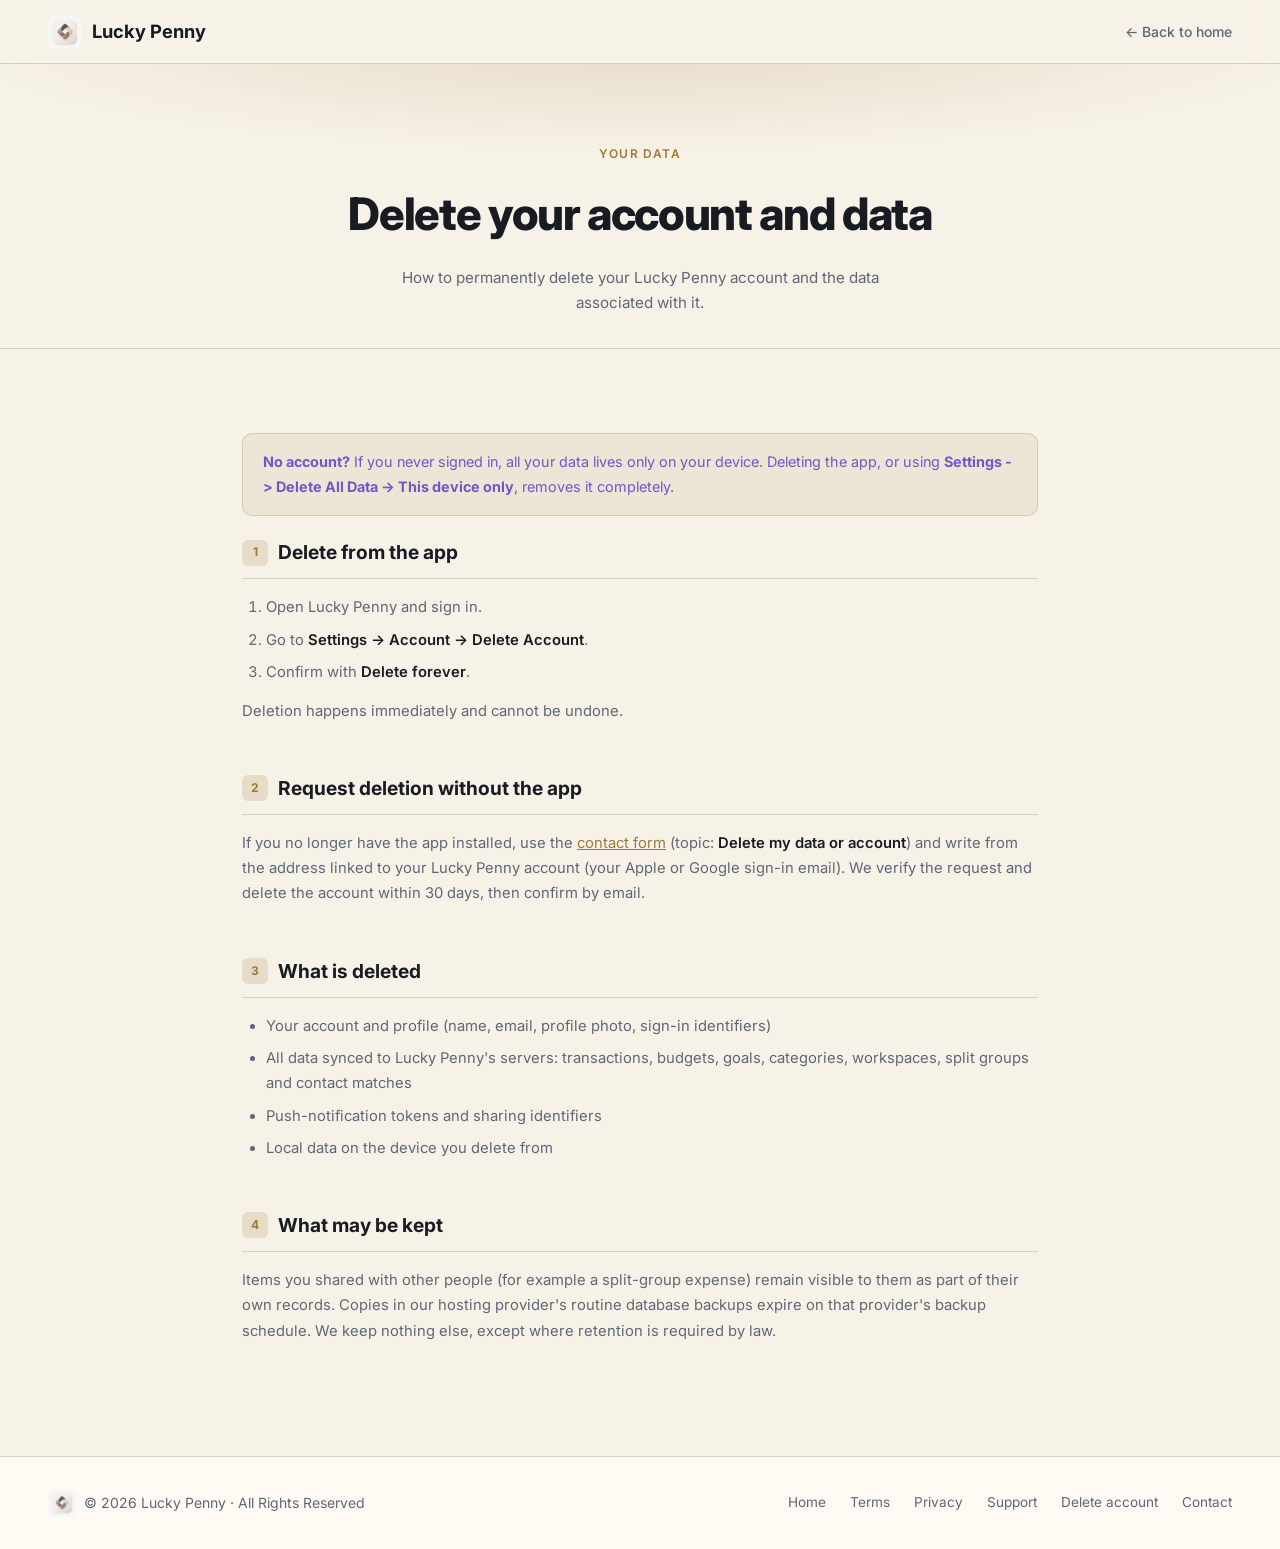
<file: delete-account.html>
<!DOCTYPE html>
<html lang="en">
<head>
  <meta charset="UTF-8" />
  <meta name="viewport" content="width=device-width, initial-scale=1.0" />
  <title>Delete your account - Lucky Penny</title>
  <meta name="description" content="How to delete your Lucky Penny account and data." />
  <link rel="icon" type="image/png" href="assets/img/penny_icon.png" />
  <link rel="apple-touch-icon" href="assets/img/penny_icon.png" />
  <link rel="preconnect" href="https://fonts.googleapis.com" />
  <link rel="preconnect" href="https://fonts.gstatic.com" crossorigin />
  <link href="https://fonts.googleapis.com/css2?family=Inter:wght@400;500;600;700;800&display=swap" rel="stylesheet" />
  <link rel="stylesheet" href="assets/css/theme.css" />
  <style>
    *, *::before, *::after { box-sizing: border-box; margin: 0; padding: 0; }

    body {
      font-family: 'Inter', system-ui, sans-serif;
      background: var(--bg);
      color: var(--text);
      line-height: 1.7;
      -webkit-font-smoothing: antialiased;
    }

    nav {
      position: sticky; top: 0; z-index: 100;
      display: flex; align-items: center; justify-content: space-between;
      padding: 0 clamp(1rem, 5vw, 3rem);
      height: 64px;
      background: var(--nav-bg);
      backdrop-filter: blur(12px);
      border-bottom: 1px solid var(--border);
    }
    .nav-logo { display: flex; align-items: center; gap: 10px; text-decoration: none; }
    .logo-gem { width: 34px; height: 34px; border-radius: 8px; object-fit: contain; }
    .nav-logo span { font-weight: 700; font-size: 1.15rem; color: var(--text); }
    .nav-back {
      color: var(--muted); text-decoration: none; font-size: .875rem;
      font-weight: 500; display: flex; align-items: center; gap: .4rem;
    }
    .nav-back:hover { color: var(--text); }

    .page-hero {
      padding: clamp(3rem, 8vw, 5rem) clamp(1rem, 6vw, 3rem) 2rem;
      text-align: center;
      background: var(--hero-glow);
      border-bottom: 1px solid var(--border);
    }
    .page-hero .label {
      font-size: .75rem; font-weight: 600; letter-spacing: .1em; text-transform: uppercase;
      color: var(--violet); margin-bottom: .75rem;
    }
    .page-hero h1 {
      font-size: clamp(1.8rem, 4vw, 2.8rem); font-weight: 800;
      letter-spacing: -.03em; margin-bottom: .75rem;
    }
    .page-hero p { color: var(--muted); font-size: .95rem; max-width: 520px; margin: 0 auto; }
    .effective-badge {
      display: inline-block; margin-top: 1.25rem;
      background: var(--surface); border: 1px solid var(--border);
      border-radius: 100px; padding: .35rem 1rem;
      font-size: .8rem; color: var(--muted); font-weight: 500;
    }

    .content-wrap {
      max-width: 860px; margin: 0 auto;
      padding: clamp(2rem, 5vw, 4rem) clamp(1rem, 4vw, 2rem);
    }

    .toc {
      background: var(--surface); border: 1px solid var(--border);
      border-radius: var(--radius); padding: 1.5rem 1.75rem;
      margin-bottom: 3rem;
    }
    .toc h2 {
      font-size: .78rem; font-weight: 600; letter-spacing: .09em;
      text-transform: uppercase; color: var(--muted); margin-bottom: 1rem;
    }
    .toc ol { padding-left: 1.25rem; display: flex; flex-direction: column; gap: .4rem; }
    .toc li { font-size: .875rem; }
    .toc a { color: var(--violet); text-decoration: none; }
    .toc a:hover { text-decoration: underline; }

    .policy-section { margin-bottom: 3rem; scroll-margin-top: 80px; }
    .policy-section h2 {
      font-size: 1.2rem; font-weight: 700; margin-bottom: 1rem;
      padding-bottom: .6rem; border-bottom: 1px solid var(--border);
      display: flex; align-items: center; gap: .6rem;
    }
    .sec-num {
      display: inline-flex; align-items: center; justify-content: center;
      width: 26px; height: 26px; background: rgb(var(--accent-primary-rgb) / .18);
      color: var(--violet); border-radius: 6px;
      font-size: .75rem; font-weight: 700; flex-shrink: 0;
    }
    .policy-section p { color: var(--muted); font-size: .925rem; margin-bottom: .85rem; }
    .policy-section p:last-child { margin-bottom: 0; }
    .policy-section ul, .policy-section ol {
      color: var(--muted); font-size: .925rem;
      padding-left: 1.5rem; margin-bottom: .85rem;
      display: flex; flex-direction: column; gap: .45rem;
    }
    .policy-section strong { color: var(--text); font-weight: 600; }

    .callout {
      border-radius: 10px; padding: 1rem 1.25rem;
      margin: 1.25rem 0; font-size: .9rem;
      background: var(--callout-info-bg); border: 1px solid var(--callout-info-border);
      color: var(--callout-info-text);
    }
    .callout strong { color: inherit; font-weight: 700; }

    .data-table {
      width: 100%; border-collapse: collapse;
      margin: 1rem 0 .85rem; font-size: .875rem;
    }
    .data-table th {
      font-size: .75rem; font-weight: 600; letter-spacing: .06em; text-transform: uppercase;
      color: var(--muted); padding: .6rem .75rem; text-align: left;
      border-bottom: 1px solid var(--border); background: var(--surface);
    }
    .data-table td {
      padding: .6rem .75rem; border-bottom: 1px solid var(--border); color: var(--muted);
    }
    .data-table tr:last-child td { border-bottom: none; }

    footer {
      background: var(--surface); border-top: 1px solid var(--border);
      padding: 2rem clamp(1rem, 6vw, 3rem);
      display: flex; align-items: center; justify-content: space-between;
      flex-wrap: wrap; gap: 1rem;
    }
    .footer-logo { display: flex; align-items: center; gap: 8px; text-decoration: none; }
    .footer-logo span { color: var(--muted); font-size: .875rem; }
    .footer-links { display: flex; gap: 1.5rem; }
    .footer-links a { color: var(--muted); font-size: .85rem; text-decoration: none; }
    .footer-links a:hover { color: var(--text); }
  </style>
</head>
<body>
<nav>
  <a class="nav-logo" href="index.html">
    <img class="logo-gem" src="assets/img/penny_icon.png" alt="Lucky Penny logo" />
    <span>Lucky Penny</span>
  </a>
  <a class="nav-back" href="index.html">← Back to home</a>
</nav>
<div class="page-hero">
  <p class="label">Your data</p>
  <h1>Delete your account and data</h1>
  <p>How to permanently delete your Lucky Penny account and the data associated with it.</p>
</div>
<div class="content-wrap">
  <div class="callout">
    <strong>No account?</strong> If you never signed in, all your data lives only on your device. Deleting the app, or using <strong>Settings -&gt; Delete All Data -&gt; This device only</strong>, removes it completely.
  </div>
  <div class="policy-section" id="in-app">
    <h2><span class="sec-num">1</span> Delete from the app</h2>
    <ol>
      <li>Open Lucky Penny and sign in.</li>
      <li>Go to <strong>Settings -&gt; Account -&gt; Delete Account</strong>.</li>
      <li>Confirm with <strong>Delete forever</strong>.</li>
    </ol>
    <p>Deletion happens immediately and cannot be undone.</p>
  </div>
  <div class="policy-section" id="request">
    <h2><span class="sec-num">2</span> Request deletion without the app</h2>
    <p>If you no longer have the app installed, use the <a href="contact.html?topic=deletion" style="color:var(--violet)">contact form</a> (topic: <strong>Delete my data or account</strong>) and write from the address linked to your Lucky Penny account (your Apple or Google sign-in email). We verify the request and delete the account within 30 days, then confirm by email.</p>
  </div>
  <div class="policy-section" id="what">
    <h2><span class="sec-num">3</span> What is deleted</h2>
    <ul>
      <li>Your account and profile (name, email, profile photo, sign-in identifiers)</li>
      <li>All data synced to Lucky Penny's servers: transactions, budgets, goals, categories, workspaces, split groups and contact matches</li>
      <li>Push-notification tokens and sharing identifiers</li>
      <li>Local data on the device you delete from</li>
    </ul>
  </div>
  <div class="policy-section" id="kept">
    <h2><span class="sec-num">4</span> What may be kept</h2>
    <p>Items you shared with other people (for example a split-group expense) remain visible to them as part of their own records. Copies in our hosting provider's routine database backups expire on that provider's backup schedule. We keep nothing else, except where retention is required by law.</p>
  </div>
</div>
<footer>
  <div class="footer-logo">
    <img class="logo-gem" src="assets/img/penny_icon.png" alt="Lucky Penny logo" style="width:28px;height:28px;" />
    <span>&copy; 2026 Lucky Penny &middot; All Rights Reserved</span>
  </div>
  <div class="footer-links">
    <a href="index.html">Home</a>
    <a href="terms.html">Terms</a>
    <a href="privacy.html">Privacy</a>
    <a href="support.html">Support</a>
    <a href="delete-account.html">Delete account</a>
    <a href="contact.html">Contact</a>
  </div>
</footer>
</body>
</html>
</file>
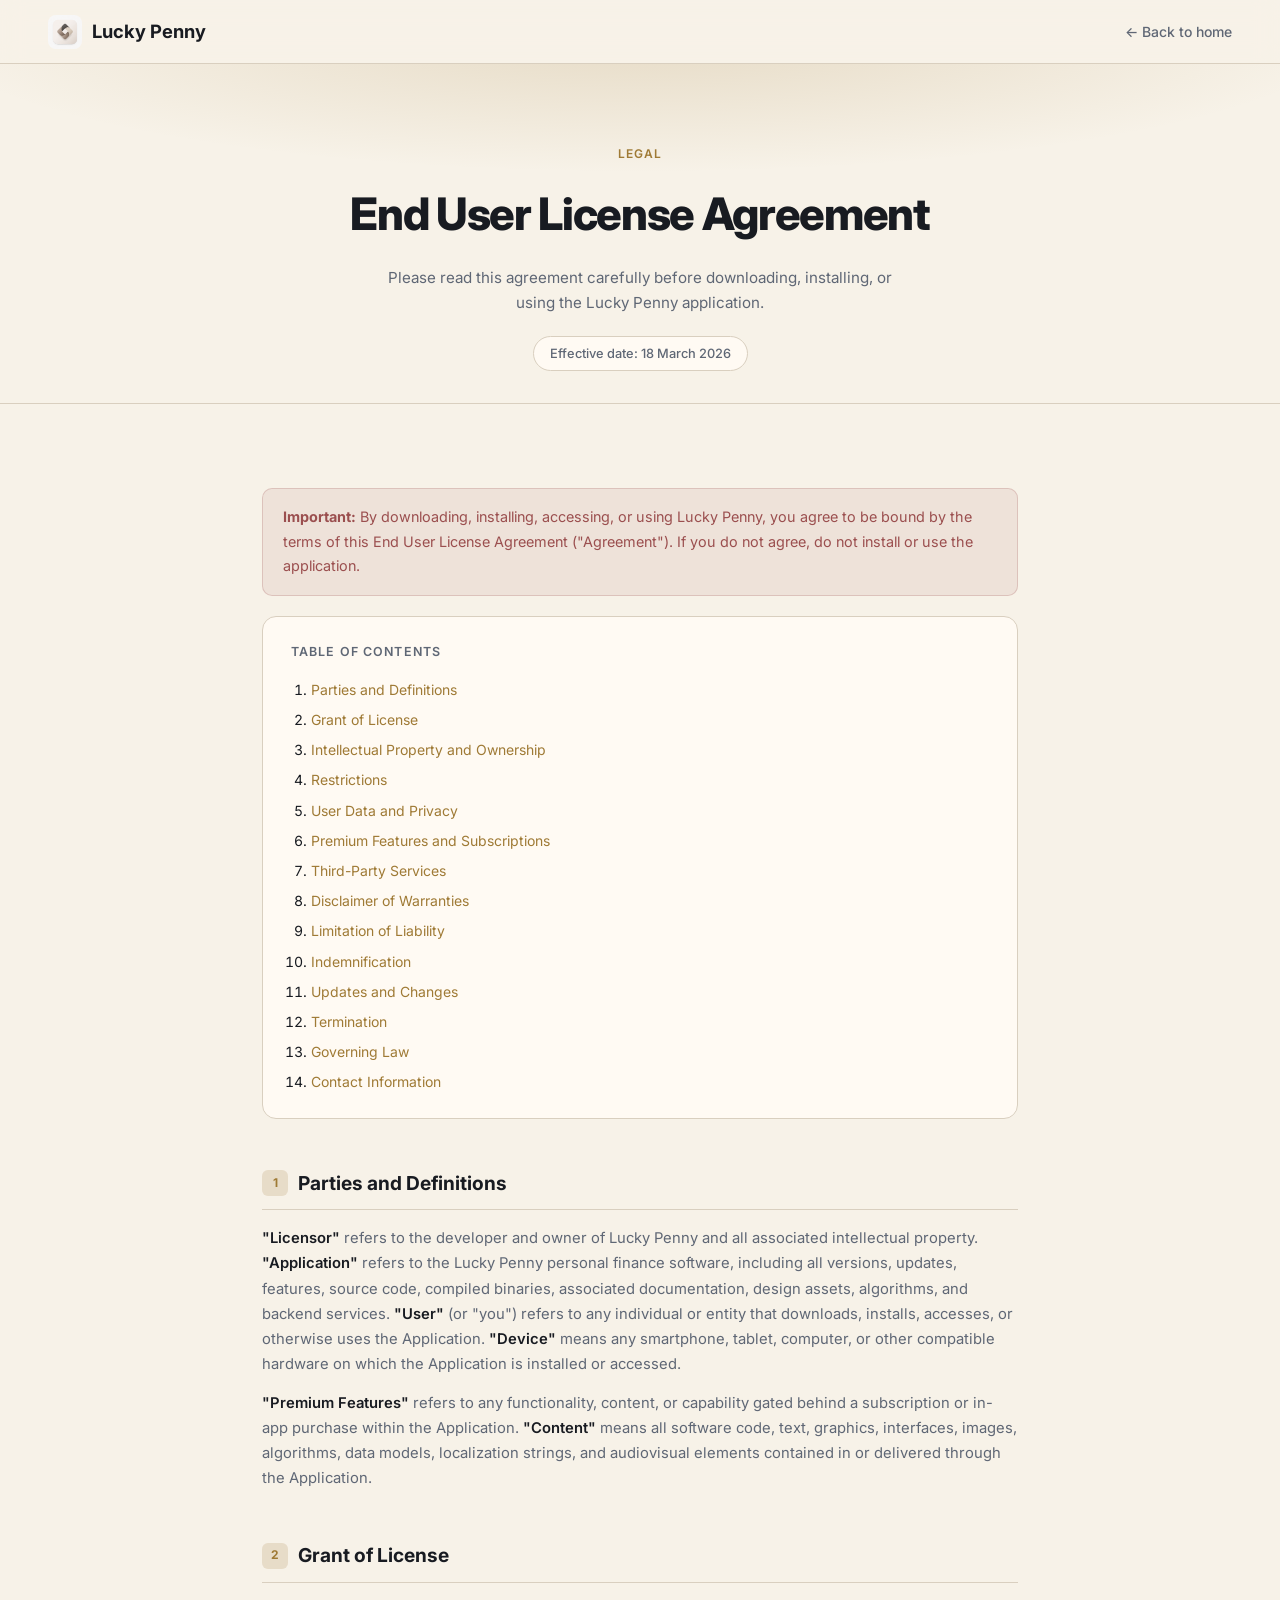
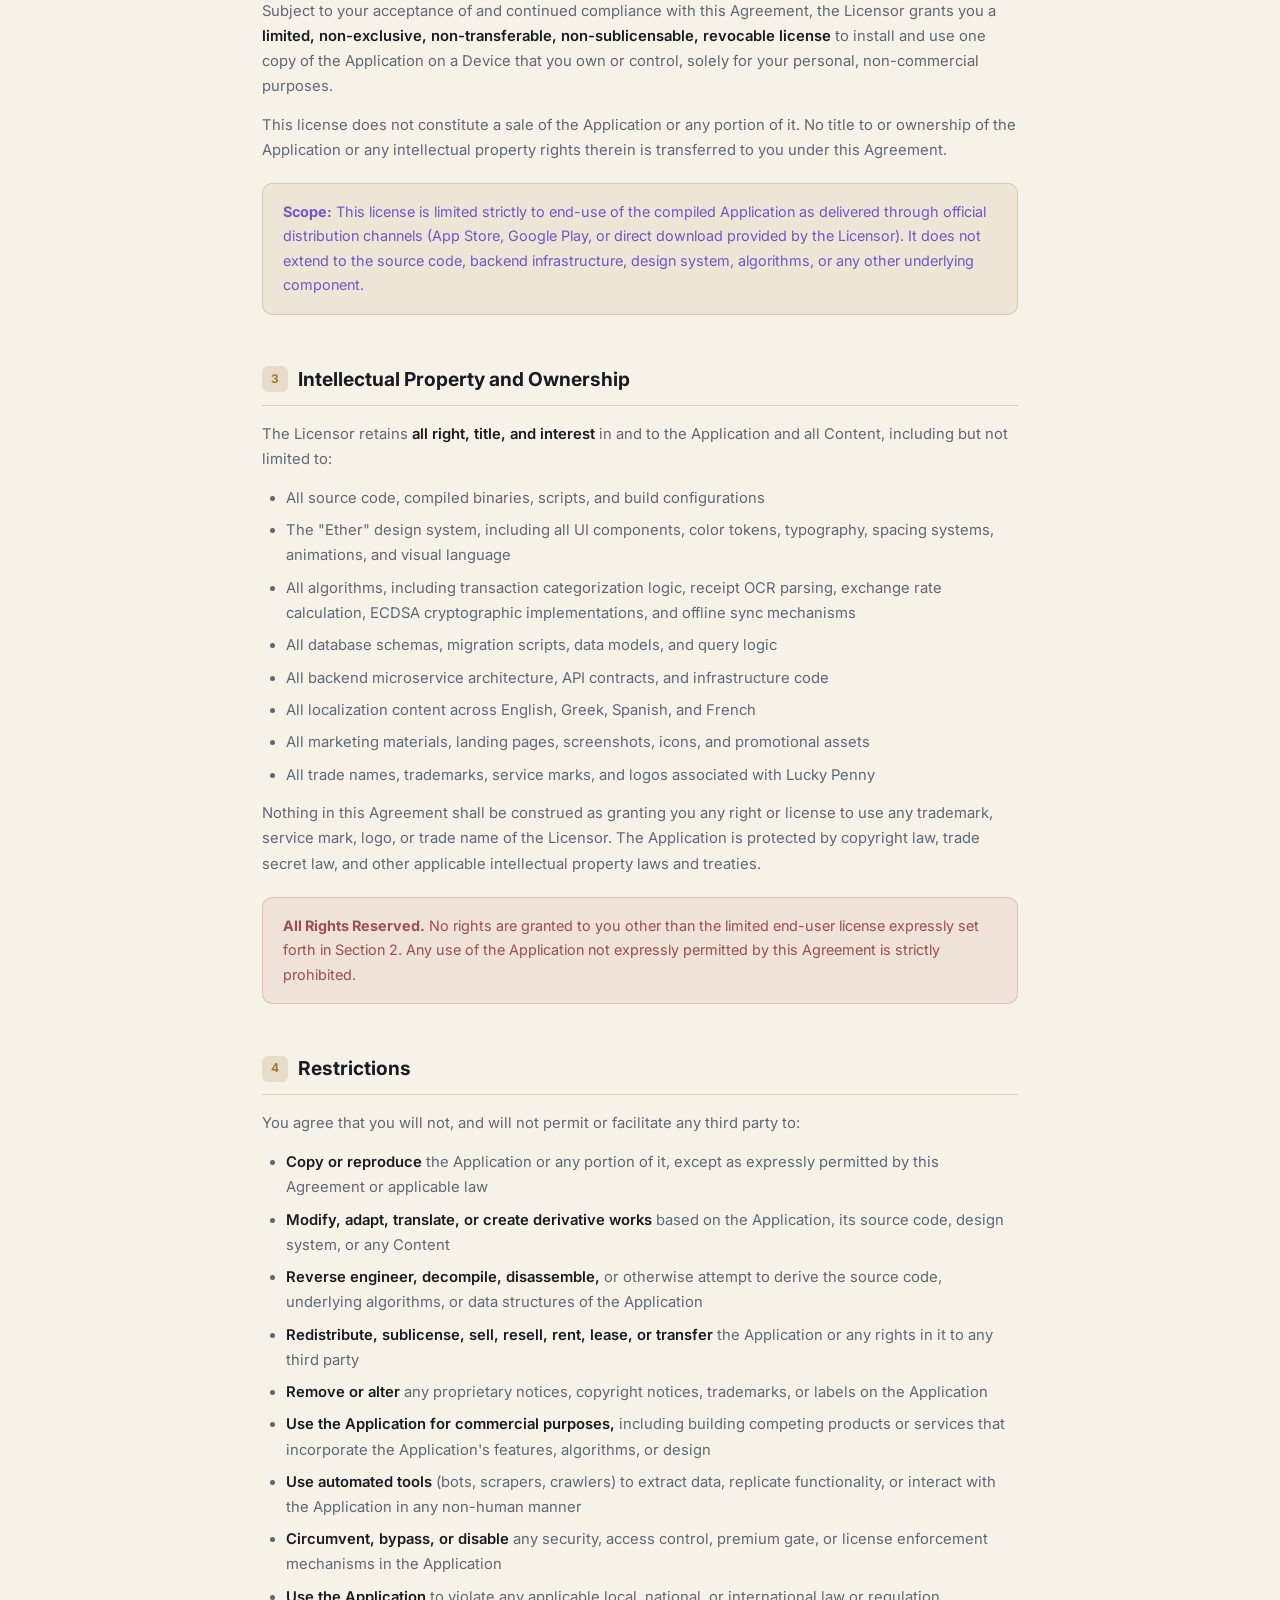
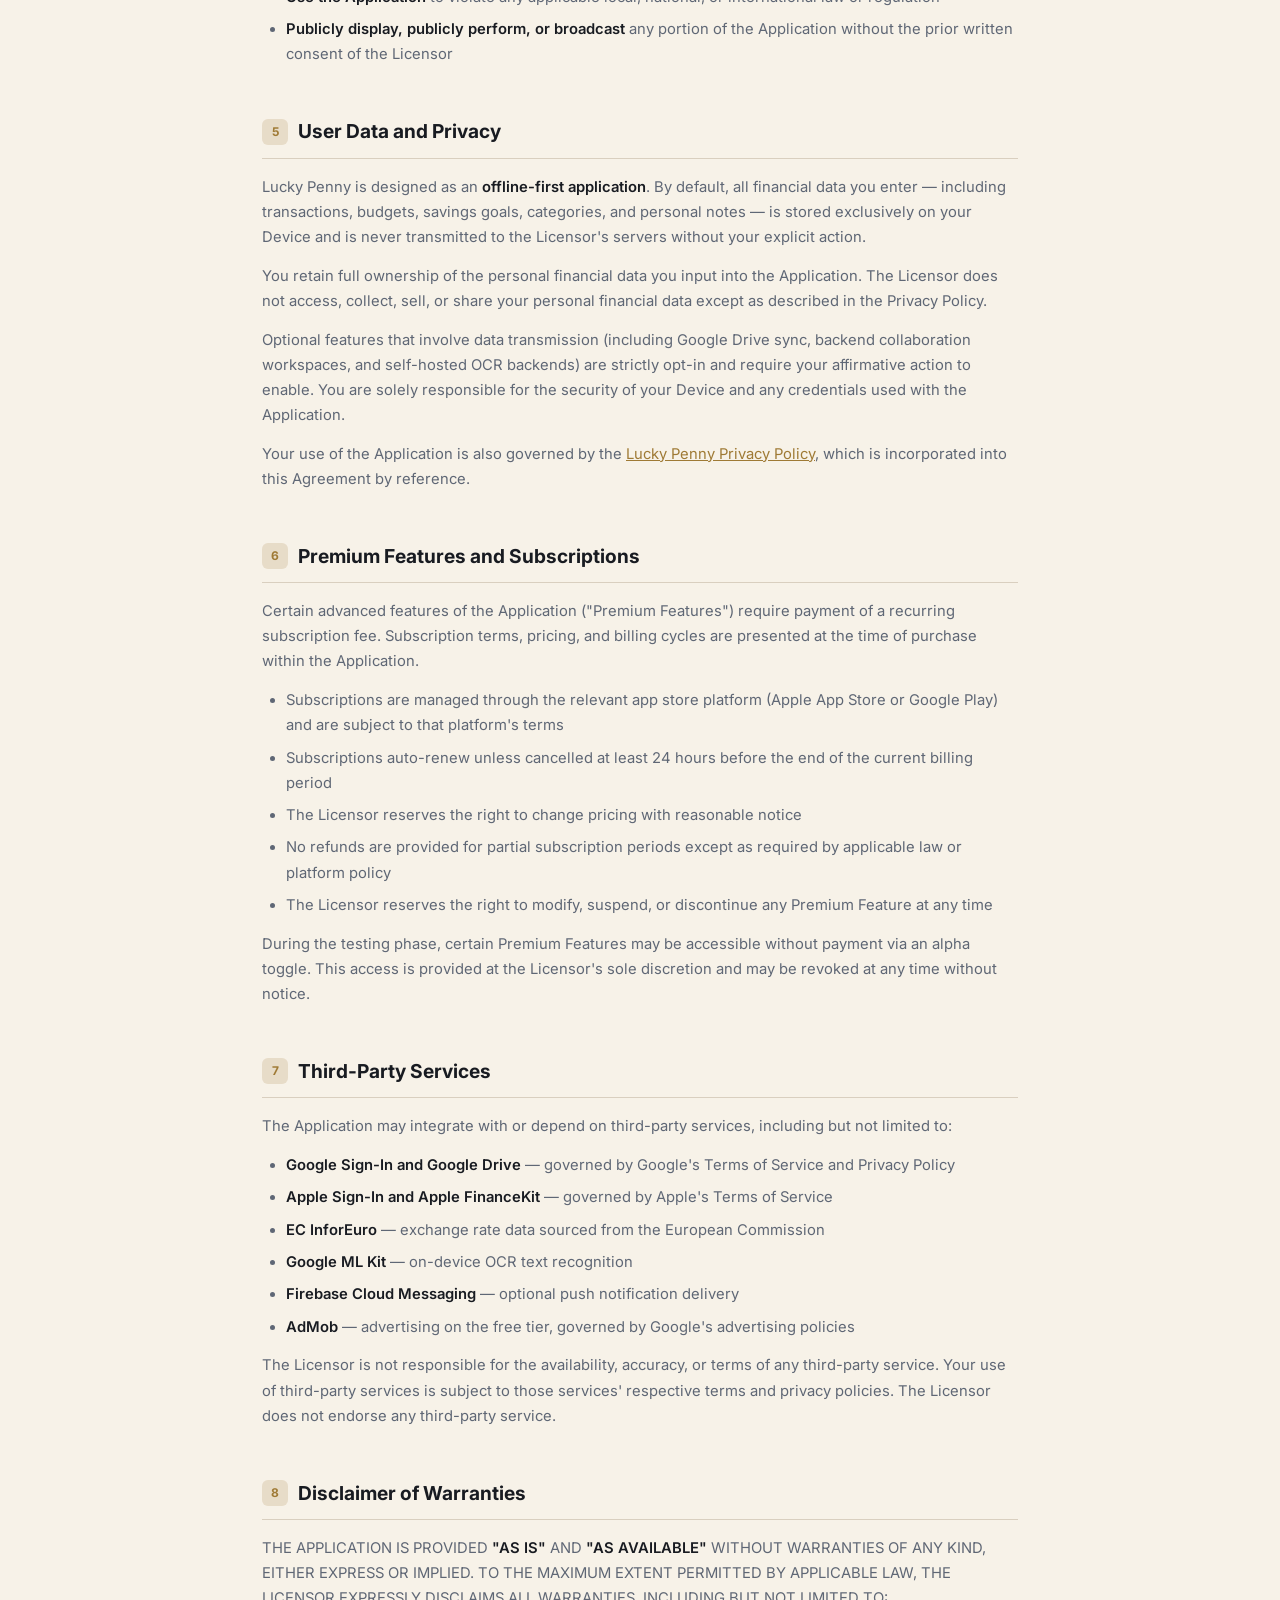
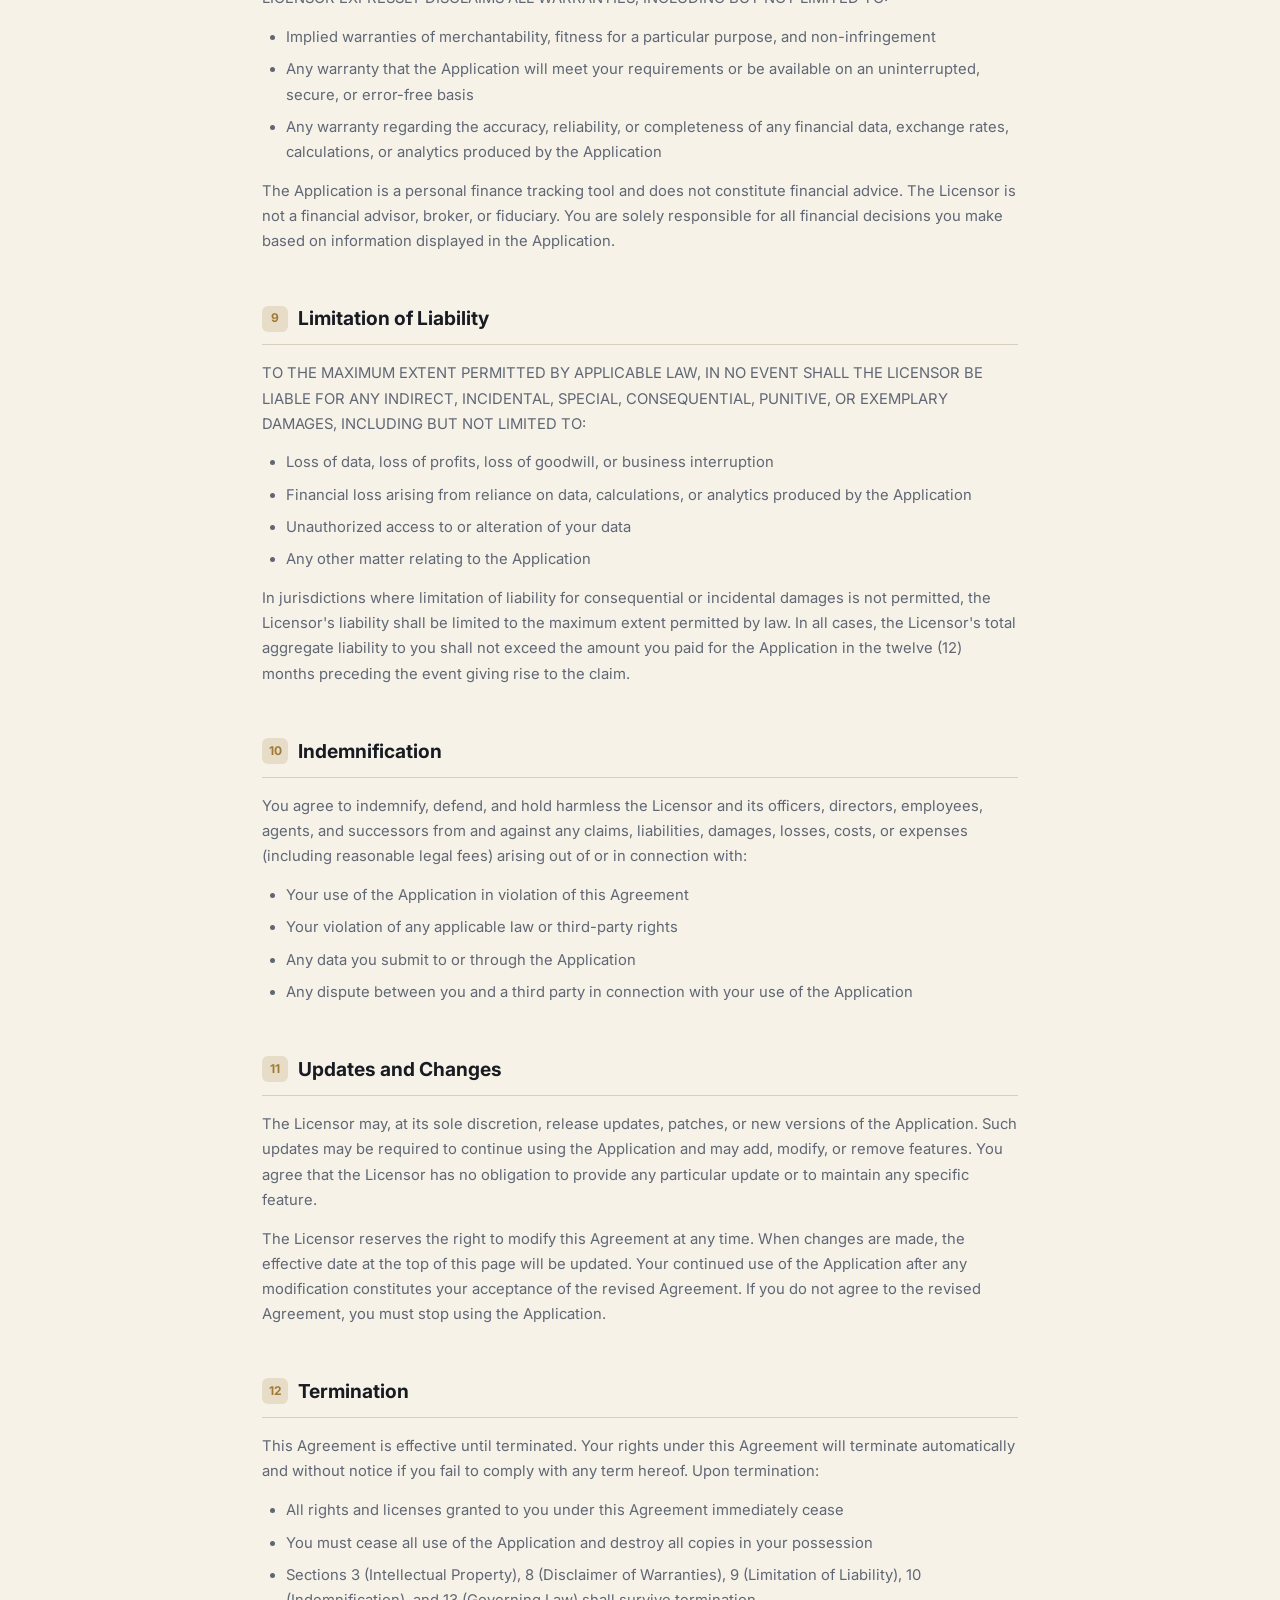
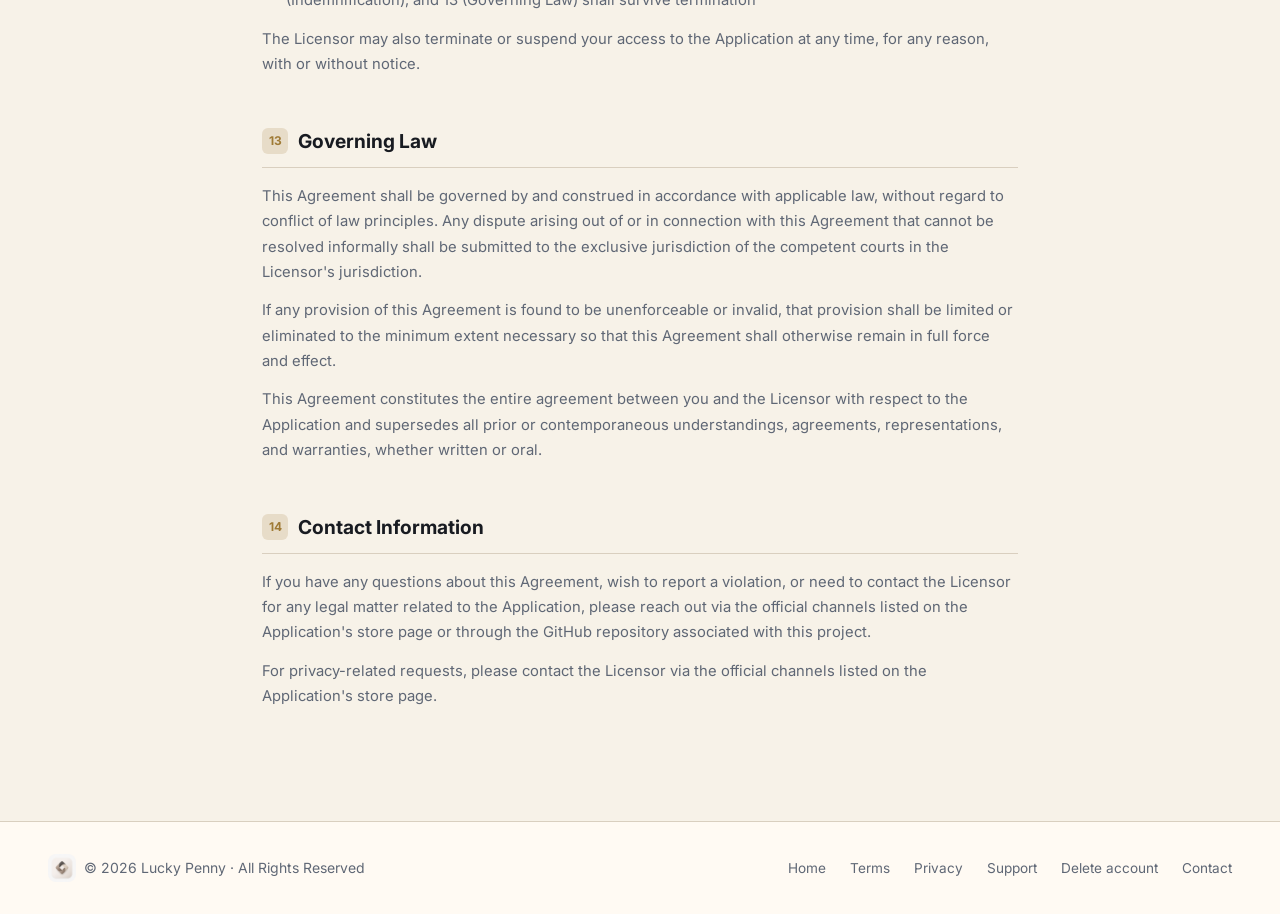
<file: eula.html>
<!DOCTYPE html>
<html lang="en">
<head>
  <meta charset="UTF-8" />
  <meta name="viewport" content="width=device-width, initial-scale=1.0" />
  <title>End User License Agreement — Lucky Penny</title>
  <meta name="description" content="End User License Agreement and Terms of Service for Lucky Penny personal finance application." />
  <meta property="og:image" content="assets/img/penny_icon.png" />
  <link rel="icon" type="image/png" href="assets/img/penny_icon.png" />
  <link rel="apple-touch-icon" href="assets/img/penny_icon.png" />
  <link rel="preconnect" href="https://fonts.googleapis.com" />
  <link rel="preconnect" href="https://fonts.gstatic.com" crossorigin />
  <link href="https://fonts.googleapis.com/css2?family=Inter:wght@400;500;600;700;800&display=swap" rel="stylesheet" />
  <link rel="stylesheet" href="assets/css/theme.css" />
  <style>
    *, *::before, *::after { box-sizing: border-box; margin: 0; padding: 0; }

    html { scroll-behavior: smooth; }

    body {
      font-family: 'Inter', system-ui, sans-serif;
      background: var(--bg);
      color: var(--text);
      line-height: 1.7;
      -webkit-font-smoothing: antialiased;
    }

    /* ── NAV ── */
    nav {
      position: sticky; top: 0; z-index: 100;
      display: flex; align-items: center; justify-content: space-between;
      padding: 0 clamp(1rem, 5vw, 3rem);
      height: 64px;
      background: var(--nav-bg);
      backdrop-filter: blur(12px);
      border-bottom: 1px solid var(--border);
    }
    .nav-logo { display: flex; align-items: center; gap: 10px; text-decoration: none; }
    .logo-gem {
      width: 34px; height: 34px;
      border-radius: 8px;
      object-fit: contain;
    }
    .nav-logo span { font-weight: 700; font-size: 1.15rem; color: var(--text); }
    .nav-back {
      color: var(--muted); text-decoration: none; font-size: .875rem;
      font-weight: 500; display: flex; align-items: center; gap: .4rem;
      transition: color .2s;
    }
    .nav-back:hover { color: var(--text); }

    /* ── PAGE HERO ── */
    .page-hero {
      padding: clamp(3rem, 8vw, 5rem) clamp(1rem, 6vw, 3rem) 2rem;
      text-align: center;
      background: var(--hero-glow);
      border-bottom: 1px solid var(--border);
    }
    .page-hero .label {
      font-size: .75rem; font-weight: 600; letter-spacing: .1em; text-transform: uppercase;
      color: var(--violet); margin-bottom: .75rem;
    }
    .page-hero h1 {
      font-size: clamp(1.8rem, 4vw, 2.8rem); font-weight: 800;
      letter-spacing: -.03em; margin-bottom: .75rem;
    }
    .page-hero p { color: var(--muted); font-size: .95rem; max-width: 520px; margin: 0 auto; }
    .effective-badge {
      display: inline-block; margin-top: 1.25rem;
      background: var(--surface); border: 1px solid var(--border);
      border-radius: 100px; padding: .35rem 1rem;
      font-size: .8rem; color: var(--muted); font-weight: 500;
    }

    /* ── LAYOUT ── */
    .content-wrap {
      max-width: 820px; margin: 0 auto;
      padding: clamp(2rem, 5vw, 4rem) clamp(1rem, 4vw, 2rem);
    }

    /* ── TOC ── */
    .toc {
      background: var(--surface); border: 1px solid var(--border);
      border-radius: var(--radius); padding: 1.5rem 1.75rem;
      margin-bottom: 3rem;
    }
    .toc h2 {
      font-size: .78rem; font-weight: 600; letter-spacing: .09em;
      text-transform: uppercase; color: var(--muted); margin-bottom: 1rem;
    }
    .toc ol { padding-left: 1.25rem; display: flex; flex-direction: column; gap: .4rem; }
    .toc li { font-size: .875rem; }
    .toc a { color: var(--violet); text-decoration: none; }
    .toc a:hover { text-decoration: underline; }

    /* ── SECTIONS ── */
    .eula-section { margin-bottom: 3rem; scroll-margin-top: 80px; }
    .eula-section h2 {
      font-size: 1.2rem; font-weight: 700; margin-bottom: 1rem;
      padding-bottom: .6rem; border-bottom: 1px solid var(--border);
      display: flex; align-items: center; gap: .6rem;
    }
    .sec-num {
      display: inline-flex; align-items: center; justify-content: center;
      width: 26px; height: 26px; background: rgb(var(--accent-primary-rgb) / .18);
      color: var(--violet); border-radius: 6px;
      font-size: .75rem; font-weight: 700; flex-shrink: 0;
    }
    .eula-section p { color: var(--muted); font-size: .925rem; margin-bottom: .85rem; }
    .eula-section p:last-child { margin-bottom: 0; }
    .eula-section ul, .eula-section ol {
      color: var(--muted); font-size: .925rem;
      padding-left: 1.5rem; margin-bottom: .85rem;
      display: flex; flex-direction: column; gap: .45rem;
    }
    .eula-section strong { color: var(--text); font-weight: 600; }

    /* ── CALLOUT BOXES ── */
    .callout {
      border-radius: 10px; padding: 1rem 1.25rem;
      margin: 1.25rem 0; font-size: .9rem;
    }
    .callout-warn {
      background: var(--callout-warn-bg); border: 1px solid var(--callout-warn-border);
      color: var(--callout-warn-text);
    }
    .callout-info {
      background: var(--callout-info-bg); border: 1px solid var(--callout-info-border);
      color: var(--callout-info-text);
    }
    .callout strong { color: inherit; font-weight: 700; }

    /* ── FOOTER ── */
    footer {
      background: var(--surface); border-top: 1px solid var(--border);
      padding: 2rem clamp(1rem, 6vw, 3rem);
      display: flex; align-items: center; justify-content: space-between;
      flex-wrap: wrap; gap: 1rem;
    }
    .footer-logo { display: flex; align-items: center; gap: 8px; text-decoration: none; }
    .footer-logo span { color: var(--muted); font-size: .875rem; }
    .footer-links { display: flex; gap: 1.5rem; }
    .footer-links a { color: var(--muted); font-size: .85rem; text-decoration: none; transition: color .2s; }
    .footer-links a:hover { color: var(--text); }
  </style>
</head>
<body>

<!-- NAV -->
<nav>
  <a class="nav-logo" href="index.html">
    <img class="logo-gem" src="assets/img/penny_icon.png" alt="Lucky Penny logo" />
    <span>Lucky Penny</span>
  </a>
  <a class="nav-back" href="index.html">← Back to home</a>
</nav>

<!-- PAGE HERO -->
<div class="page-hero">
  <p class="label">Legal</p>
  <h1>End User License Agreement</h1>
  <p>Please read this agreement carefully before downloading, installing, or using the Lucky Penny application.</p>
  <span class="effective-badge">Effective date: 18 March 2026</span>
</div>

<!-- CONTENT -->
<div class="content-wrap">

  <div class="callout callout-warn">
    <strong>Important:</strong> By downloading, installing, accessing, or using Lucky Penny, you agree to be bound by the terms of this End User License Agreement ("Agreement"). If you do not agree, do not install or use the application.
  </div>

  <!-- TOC -->
  <div class="toc">
    <h2>Table of Contents</h2>
    <ol>
      <li><a href="#s1">Parties and Definitions</a></li>
      <li><a href="#s2">Grant of License</a></li>
      <li><a href="#s3">Intellectual Property and Ownership</a></li>
      <li><a href="#s4">Restrictions</a></li>
      <li><a href="#s5">User Data and Privacy</a></li>
      <li><a href="#s6">Premium Features and Subscriptions</a></li>
      <li><a href="#s7">Third-Party Services</a></li>
      <li><a href="#s8">Disclaimer of Warranties</a></li>
      <li><a href="#s9">Limitation of Liability</a></li>
      <li><a href="#s10">Indemnification</a></li>
      <li><a href="#s11">Updates and Changes</a></li>
      <li><a href="#s12">Termination</a></li>
      <li><a href="#s13">Governing Law</a></li>
      <li><a href="#s14">Contact Information</a></li>
    </ol>
  </div>

  <!-- 1 -->
  <div class="eula-section" id="s1">
    <h2><span class="sec-num">1</span> Parties and Definitions</h2>
    <p><strong>"Licensor"</strong> refers to the developer and owner of Lucky Penny and all associated intellectual property. <strong>"Application"</strong> refers to the Lucky Penny personal finance software, including all versions, updates, features, source code, compiled binaries, associated documentation, design assets, algorithms, and backend services. <strong>"User"</strong> (or "you") refers to any individual or entity that downloads, installs, accesses, or otherwise uses the Application. <strong>"Device"</strong> means any smartphone, tablet, computer, or other compatible hardware on which the Application is installed or accessed.</p>
    <p><strong>"Premium Features"</strong> refers to any functionality, content, or capability gated behind a subscription or in-app purchase within the Application. <strong>"Content"</strong> means all software code, text, graphics, interfaces, images, algorithms, data models, localization strings, and audiovisual elements contained in or delivered through the Application.</p>
  </div>

  <!-- 2 -->
  <div class="eula-section" id="s2">
    <h2><span class="sec-num">2</span> Grant of License</h2>
    <p>Subject to your acceptance of and continued compliance with this Agreement, the Licensor grants you a <strong>limited, non-exclusive, non-transferable, non-sublicensable, revocable license</strong> to install and use one copy of the Application on a Device that you own or control, solely for your personal, non-commercial purposes.</p>
    <p>This license does not constitute a sale of the Application or any portion of it. No title to or ownership of the Application or any intellectual property rights therein is transferred to you under this Agreement.</p>
    <div class="callout callout-info">
      <strong>Scope:</strong> This license is limited strictly to end-use of the compiled Application as delivered through official distribution channels (App Store, Google Play, or direct download provided by the Licensor). It does not extend to the source code, backend infrastructure, design system, algorithms, or any other underlying component.
    </div>
  </div>

  <!-- 3 -->
  <div class="eula-section" id="s3">
    <h2><span class="sec-num">3</span> Intellectual Property and Ownership</h2>
    <p>The Licensor retains <strong>all right, title, and interest</strong> in and to the Application and all Content, including but not limited to:</p>
    <ul>
      <li>All source code, compiled binaries, scripts, and build configurations</li>
      <li>The "Ether" design system, including all UI components, color tokens, typography, spacing systems, animations, and visual language</li>
      <li>All algorithms, including transaction categorization logic, receipt OCR parsing, exchange rate calculation, ECDSA cryptographic implementations, and offline sync mechanisms</li>
      <li>All database schemas, migration scripts, data models, and query logic</li>
      <li>All backend microservice architecture, API contracts, and infrastructure code</li>
      <li>All localization content across English, Greek, Spanish, and French</li>
      <li>All marketing materials, landing pages, screenshots, icons, and promotional assets</li>
      <li>All trade names, trademarks, service marks, and logos associated with Lucky Penny</li>
    </ul>
    <p>Nothing in this Agreement shall be construed as granting you any right or license to use any trademark, service mark, logo, or trade name of the Licensor. The Application is protected by copyright law, trade secret law, and other applicable intellectual property laws and treaties.</p>
    <div class="callout callout-warn">
      <strong>All Rights Reserved.</strong> No rights are granted to you other than the limited end-user license expressly set forth in Section 2. Any use of the Application not expressly permitted by this Agreement is strictly prohibited.
    </div>
  </div>

  <!-- 4 -->
  <div class="eula-section" id="s4">
    <h2><span class="sec-num">4</span> Restrictions</h2>
    <p>You agree that you will not, and will not permit or facilitate any third party to:</p>
    <ul>
      <li><strong>Copy or reproduce</strong> the Application or any portion of it, except as expressly permitted by this Agreement or applicable law</li>
      <li><strong>Modify, adapt, translate, or create derivative works</strong> based on the Application, its source code, design system, or any Content</li>
      <li><strong>Reverse engineer, decompile, disassemble,</strong> or otherwise attempt to derive the source code, underlying algorithms, or data structures of the Application</li>
      <li><strong>Redistribute, sublicense, sell, resell, rent, lease, or transfer</strong> the Application or any rights in it to any third party</li>
      <li><strong>Remove or alter</strong> any proprietary notices, copyright notices, trademarks, or labels on the Application</li>
      <li><strong>Use the Application for commercial purposes,</strong> including building competing products or services that incorporate the Application's features, algorithms, or design</li>
      <li><strong>Use automated tools</strong> (bots, scrapers, crawlers) to extract data, replicate functionality, or interact with the Application in any non-human manner</li>
      <li><strong>Circumvent, bypass, or disable</strong> any security, access control, premium gate, or license enforcement mechanisms in the Application</li>
      <li><strong>Use the Application</strong> to violate any applicable local, national, or international law or regulation</li>
      <li><strong>Publicly display, publicly perform, or broadcast</strong> any portion of the Application without the prior written consent of the Licensor</li>
    </ul>
  </div>

  <!-- 5 -->
  <div class="eula-section" id="s5">
    <h2><span class="sec-num">5</span> User Data and Privacy</h2>
    <p>Lucky Penny is designed as an <strong>offline-first application</strong>. By default, all financial data you enter — including transactions, budgets, savings goals, categories, and personal notes — is stored exclusively on your Device and is never transmitted to the Licensor's servers without your explicit action.</p>
    <p>You retain full ownership of the personal financial data you input into the Application. The Licensor does not access, collect, sell, or share your personal financial data except as described in the Privacy Policy.</p>
    <p>Optional features that involve data transmission (including Google Drive sync, backend collaboration workspaces, and self-hosted OCR backends) are strictly opt-in and require your affirmative action to enable. You are solely responsible for the security of your Device and any credentials used with the Application.</p>
    <p>Your use of the Application is also governed by the <a href="privacy.html" style="color:var(--violet);">Lucky Penny Privacy Policy</a>, which is incorporated into this Agreement by reference.</p>
  </div>

  <!-- 6 -->
  <div class="eula-section" id="s6">
    <h2><span class="sec-num">6</span> Premium Features and Subscriptions</h2>
    <p>Certain advanced features of the Application ("Premium Features") require payment of a recurring subscription fee. Subscription terms, pricing, and billing cycles are presented at the time of purchase within the Application.</p>
    <ul>
      <li>Subscriptions are managed through the relevant app store platform (Apple App Store or Google Play) and are subject to that platform's terms</li>
      <li>Subscriptions auto-renew unless cancelled at least 24 hours before the end of the current billing period</li>
      <li>The Licensor reserves the right to change pricing with reasonable notice</li>
      <li>No refunds are provided for partial subscription periods except as required by applicable law or platform policy</li>
      <li>The Licensor reserves the right to modify, suspend, or discontinue any Premium Feature at any time</li>
    </ul>
    <p>During the testing phase, certain Premium Features may be accessible without payment via an alpha toggle. This access is provided at the Licensor's sole discretion and may be revoked at any time without notice.</p>
  </div>

  <!-- 7 -->
  <div class="eula-section" id="s7">
    <h2><span class="sec-num">7</span> Third-Party Services</h2>
    <p>The Application may integrate with or depend on third-party services, including but not limited to:</p>
    <ul>
      <li><strong>Google Sign-In and Google Drive</strong> — governed by Google's Terms of Service and Privacy Policy</li>
      <li><strong>Apple Sign-In and Apple FinanceKit</strong> — governed by Apple's Terms of Service</li>
      <li><strong>EC InforEuro</strong> — exchange rate data sourced from the European Commission</li>
      <li><strong>Google ML Kit</strong> — on-device OCR text recognition</li>
      <li><strong>Firebase Cloud Messaging</strong> — optional push notification delivery</li>
      <li><strong>AdMob</strong> — advertising on the free tier, governed by Google's advertising policies</li>
    </ul>
    <p>The Licensor is not responsible for the availability, accuracy, or terms of any third-party service. Your use of third-party services is subject to those services' respective terms and privacy policies. The Licensor does not endorse any third-party service.</p>
  </div>

  <!-- 8 -->
  <div class="eula-section" id="s8">
    <h2><span class="sec-num">8</span> Disclaimer of Warranties</h2>
    <p>THE APPLICATION IS PROVIDED <strong>"AS IS"</strong> AND <strong>"AS AVAILABLE"</strong> WITHOUT WARRANTIES OF ANY KIND, EITHER EXPRESS OR IMPLIED. TO THE MAXIMUM EXTENT PERMITTED BY APPLICABLE LAW, THE LICENSOR EXPRESSLY DISCLAIMS ALL WARRANTIES, INCLUDING BUT NOT LIMITED TO:</p>
    <ul>
      <li>Implied warranties of merchantability, fitness for a particular purpose, and non-infringement</li>
      <li>Any warranty that the Application will meet your requirements or be available on an uninterrupted, secure, or error-free basis</li>
      <li>Any warranty regarding the accuracy, reliability, or completeness of any financial data, exchange rates, calculations, or analytics produced by the Application</li>
    </ul>
    <p>The Application is a personal finance tracking tool and does not constitute financial advice. The Licensor is not a financial advisor, broker, or fiduciary. You are solely responsible for all financial decisions you make based on information displayed in the Application.</p>
  </div>

  <!-- 9 -->
  <div class="eula-section" id="s9">
    <h2><span class="sec-num">9</span> Limitation of Liability</h2>
    <p>TO THE MAXIMUM EXTENT PERMITTED BY APPLICABLE LAW, IN NO EVENT SHALL THE LICENSOR BE LIABLE FOR ANY INDIRECT, INCIDENTAL, SPECIAL, CONSEQUENTIAL, PUNITIVE, OR EXEMPLARY DAMAGES, INCLUDING BUT NOT LIMITED TO:</p>
    <ul>
      <li>Loss of data, loss of profits, loss of goodwill, or business interruption</li>
      <li>Financial loss arising from reliance on data, calculations, or analytics produced by the Application</li>
      <li>Unauthorized access to or alteration of your data</li>
      <li>Any other matter relating to the Application</li>
    </ul>
    <p>In jurisdictions where limitation of liability for consequential or incidental damages is not permitted, the Licensor's liability shall be limited to the maximum extent permitted by law. In all cases, the Licensor's total aggregate liability to you shall not exceed the amount you paid for the Application in the twelve (12) months preceding the event giving rise to the claim.</p>
  </div>

  <!-- 10 -->
  <div class="eula-section" id="s10">
    <h2><span class="sec-num">10</span> Indemnification</h2>
    <p>You agree to indemnify, defend, and hold harmless the Licensor and its officers, directors, employees, agents, and successors from and against any claims, liabilities, damages, losses, costs, or expenses (including reasonable legal fees) arising out of or in connection with:</p>
    <ul>
      <li>Your use of the Application in violation of this Agreement</li>
      <li>Your violation of any applicable law or third-party rights</li>
      <li>Any data you submit to or through the Application</li>
      <li>Any dispute between you and a third party in connection with your use of the Application</li>
    </ul>
  </div>

  <!-- 11 -->
  <div class="eula-section" id="s11">
    <h2><span class="sec-num">11</span> Updates and Changes</h2>
    <p>The Licensor may, at its sole discretion, release updates, patches, or new versions of the Application. Such updates may be required to continue using the Application and may add, modify, or remove features. You agree that the Licensor has no obligation to provide any particular update or to maintain any specific feature.</p>
    <p>The Licensor reserves the right to modify this Agreement at any time. When changes are made, the effective date at the top of this page will be updated. Your continued use of the Application after any modification constitutes your acceptance of the revised Agreement. If you do not agree to the revised Agreement, you must stop using the Application.</p>
  </div>

  <!-- 12 -->
  <div class="eula-section" id="s12">
    <h2><span class="sec-num">12</span> Termination</h2>
    <p>This Agreement is effective until terminated. Your rights under this Agreement will terminate automatically and without notice if you fail to comply with any term hereof. Upon termination:</p>
    <ul>
      <li>All rights and licenses granted to you under this Agreement immediately cease</li>
      <li>You must cease all use of the Application and destroy all copies in your possession</li>
      <li>Sections 3 (Intellectual Property), 8 (Disclaimer of Warranties), 9 (Limitation of Liability), 10 (Indemnification), and 13 (Governing Law) shall survive termination</li>
    </ul>
    <p>The Licensor may also terminate or suspend your access to the Application at any time, for any reason, with or without notice.</p>
  </div>

  <!-- 13 -->
  <div class="eula-section" id="s13">
    <h2><span class="sec-num">13</span> Governing Law</h2>
    <p>This Agreement shall be governed by and construed in accordance with applicable law, without regard to conflict of law principles. Any dispute arising out of or in connection with this Agreement that cannot be resolved informally shall be submitted to the exclusive jurisdiction of the competent courts in the Licensor's jurisdiction.</p>
    <p>If any provision of this Agreement is found to be unenforceable or invalid, that provision shall be limited or eliminated to the minimum extent necessary so that this Agreement shall otherwise remain in full force and effect.</p>
    <p>This Agreement constitutes the entire agreement between you and the Licensor with respect to the Application and supersedes all prior or contemporaneous understandings, agreements, representations, and warranties, whether written or oral.</p>
  </div>

  <!-- 14 -->
  <div class="eula-section" id="s14">
    <h2><span class="sec-num">14</span> Contact Information</h2>
    <p>If you have any questions about this Agreement, wish to report a violation, or need to contact the Licensor for any legal matter related to the Application, please reach out via the official channels listed on the Application's store page or through the GitHub repository associated with this project.</p>
    <p>For privacy-related requests, please contact the Licensor via the official channels listed on the Application's store page.</p>
  </div>

</div><!-- /content-wrap -->

<!-- FOOTER -->
<footer>
  <div class="footer-logo">
    <img class="logo-gem" src="assets/img/penny_icon.png" alt="Lucky Penny logo" style="width:28px;height:28px;" />
    <span>© 2026 Lucky Penny · All Rights Reserved</span>
  </div>
  <div class="footer-links">
    <a href="index.html">Home</a>
    <a href="terms.html">Terms</a>
    <a href="privacy.html">Privacy</a>
    <a href="support.html">Support</a>
    <a href="delete-account.html">Delete account</a>
    <a href="contact.html">Contact</a>
  </div>
</footer>

</body>
</html>
</file>
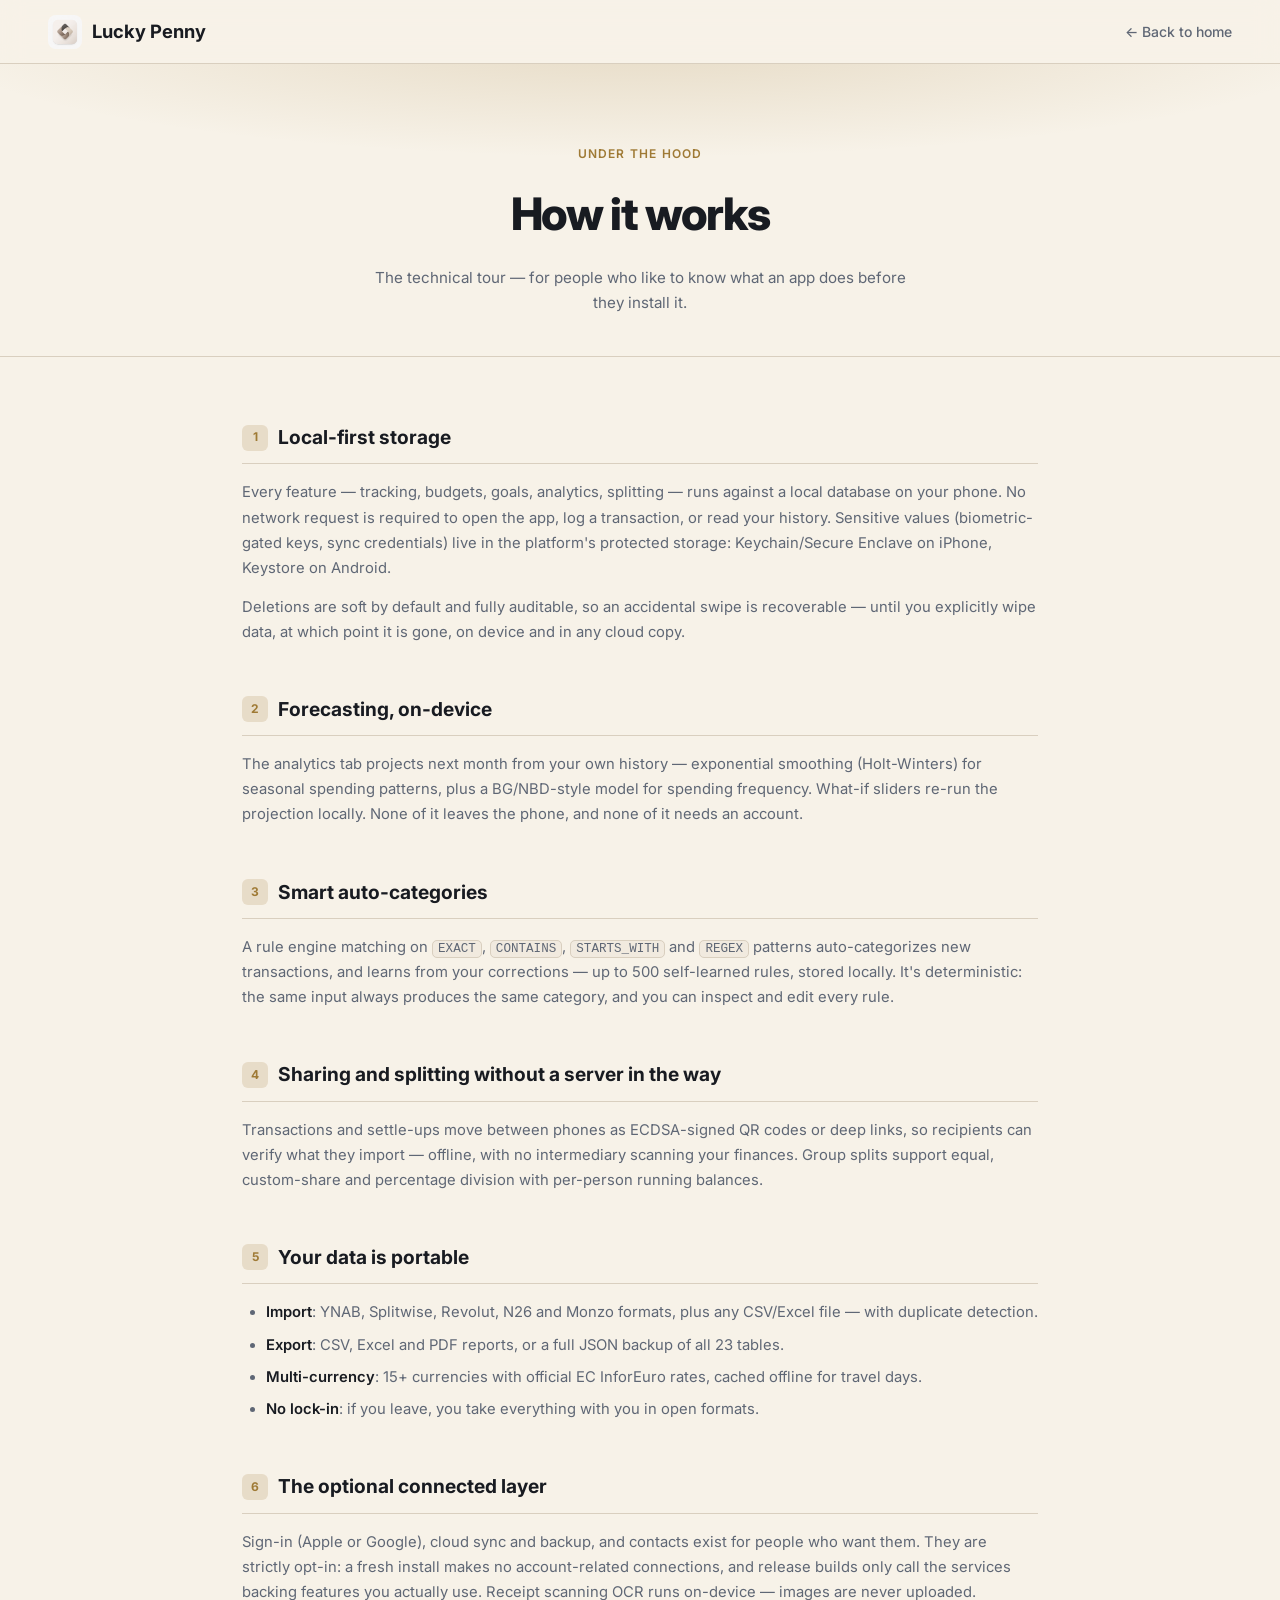
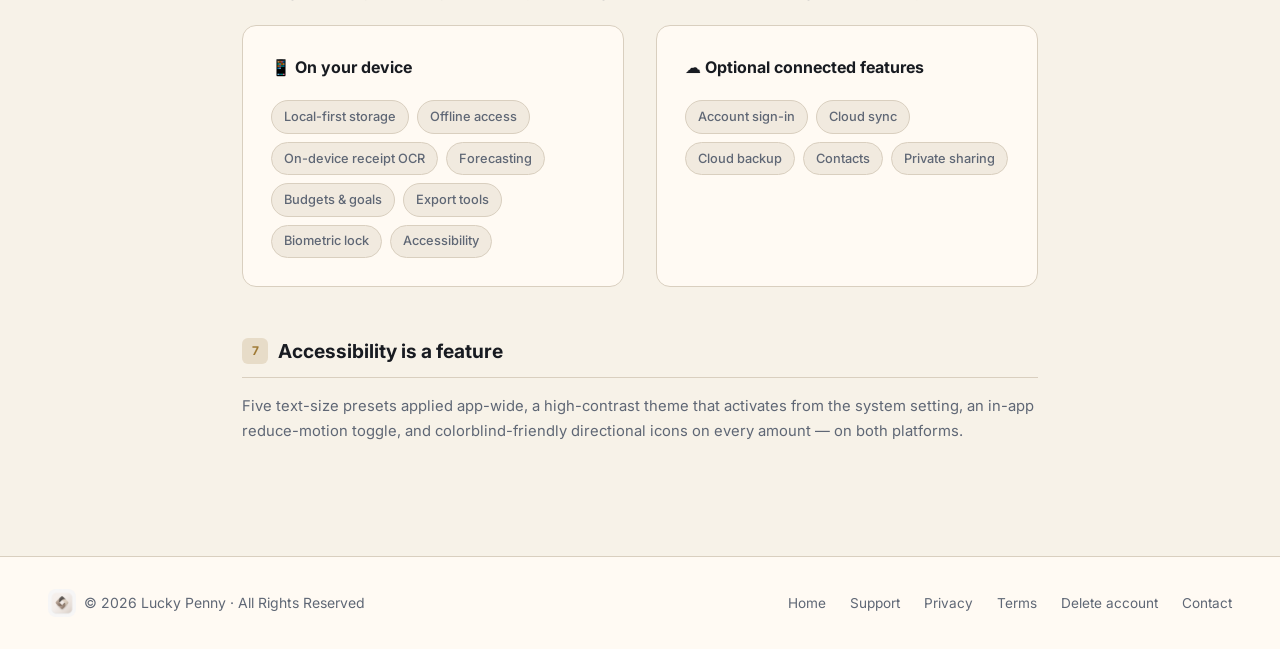
<file: how-it-works.html>
<!DOCTYPE html>
<html lang="en">
<head>
  <meta charset="UTF-8" />
  <meta name="viewport" content="width=device-width, initial-scale=1.0" />
  <title>How it works — Lucky Penny</title>
  <meta name="description" content="The technical side of Lucky Penny: local-first storage, on-device forecasting and receipt scanning, signed offline sharing, and full data portability." />
  <link rel="canonical" href="https://gg-241.github.io/penny-website/how-it-works.html" />
  <meta property="og:title" content="How Lucky Penny works" />
  <meta property="og:description" content="Local-first storage, on-device forecasting, signed offline sharing, and export of everything — the technical tour." />
  <meta property="og:type" content="website" />
  <meta property="og:image" content="https://gg-241.github.io/penny-website/assets/img/og-image.jpg" />
  <link rel="icon" type="image/png" href="assets/img/penny_icon.png" />
  <link rel="apple-touch-icon" href="assets/img/penny_icon.png" />
  <link rel="preconnect" href="https://fonts.googleapis.com" />
  <link rel="preconnect" href="https://fonts.gstatic.com" crossorigin />
  <link href="https://fonts.googleapis.com/css2?family=Inter:wght@400;500;600;700;800&display=swap" rel="stylesheet" />
  <link rel="stylesheet" href="assets/css/theme.css" />
  <style>
    *, *::before, *::after { box-sizing: border-box; margin: 0; padding: 0; }

    body {
      font-family: 'Inter', system-ui, sans-serif;
      background: var(--bg);
      color: var(--text);
      line-height: 1.7;
      -webkit-font-smoothing: antialiased;
    }

    nav {
      position: sticky; top: 0; z-index: 100;
      display: flex; align-items: center; justify-content: space-between;
      padding: 0 clamp(1rem, 5vw, 3rem);
      height: 64px;
      background: var(--nav-bg);
      backdrop-filter: blur(12px);
      border-bottom: 1px solid var(--border);
    }
    .nav-logo { display: flex; align-items: center; gap: 10px; text-decoration: none; }
    .logo-gem { width: 34px; height: 34px; border-radius: 8px; object-fit: contain; }
    .nav-logo span { font-weight: 700; font-size: 1.15rem; color: var(--text); }
    .nav-back {
      color: var(--muted); text-decoration: none; font-size: .875rem;
      font-weight: 500; display: flex; align-items: center; gap: .4rem;
    }
    .nav-back:hover { color: var(--text); }

    .page-hero {
      padding: clamp(3rem, 8vw, 5rem) clamp(1rem, 6vw, 3rem) 2.5rem;
      text-align: center;
      background: var(--hero-glow);
      border-bottom: 1px solid var(--border);
    }
    .page-hero .label {
      font-size: .75rem; font-weight: 600; letter-spacing: .1em; text-transform: uppercase;
      color: var(--violet); margin-bottom: .75rem;
    }
    .page-hero h1 {
      font-size: clamp(1.8rem, 4vw, 2.8rem); font-weight: 800;
      letter-spacing: -.03em; margin-bottom: .75rem;
    }
    .page-hero p { color: var(--muted); font-size: .95rem; max-width: 560px; margin: 0 auto; }

    .content-wrap {
      max-width: 860px; margin: 0 auto;
      padding: clamp(2rem, 5vw, 4rem) clamp(1rem, 4vw, 2rem);
    }

    .policy-section { margin-bottom: 3rem; scroll-margin-top: 80px; }
    .policy-section h2 {
      font-size: 1.2rem; font-weight: 700; margin-bottom: 1rem;
      padding-bottom: .6rem; border-bottom: 1px solid var(--border);
      display: flex; align-items: center; gap: .6rem;
    }
    .sec-num {
      display: inline-flex; align-items: center; justify-content: center;
      width: 26px; height: 26px; background: rgb(var(--accent-primary-rgb) / .18);
      color: var(--violet); border-radius: 6px;
      font-size: .75rem; font-weight: 700; flex-shrink: 0;
    }
    .policy-section p { color: var(--muted); font-size: .925rem; margin-bottom: .85rem; }
    .policy-section p:last-child { margin-bottom: 0; }
    .policy-section ul {
      color: var(--muted); font-size: .925rem;
      padding-left: 1.5rem; margin-bottom: .85rem;
      display: flex; flex-direction: column; gap: .45rem;
    }
    .policy-section strong { color: var(--text); font-weight: 600; }
    .policy-section code {
      background: var(--surface-2); border: 1px solid var(--border);
      padding: .1em .4em; border-radius: 5px; font-size: .85em;
    }

    .stack-cols {
      display: grid; grid-template-columns: 1fr 1fr; gap: 2rem;
      margin-top: 1.25rem;
    }
    @media (max-width: 600px) { .stack-cols { grid-template-columns: 1fr; } }
    .stack-col {
      background: var(--bg2); border: 1px solid var(--border);
      border-radius: var(--radius); padding: 1.75rem;
    }
    .stack-col h3 { font-size: 1rem; font-weight: 700; margin-bottom: 1.2rem; display: flex; align-items: center; gap: .5rem; }
    .tag-list { display: flex; flex-wrap: wrap; gap: .5rem; }
    .tag {
      padding: .3rem .75rem; background: var(--bg3);
      border: 1px solid var(--border); border-radius: 100px;
      font-size: .8rem; color: var(--muted); font-weight: 500;
    }

    footer {
      background: var(--surface); border-top: 1px solid var(--border);
      padding: 2rem clamp(1rem, 6vw, 3rem);
      display: flex; align-items: center; justify-content: space-between;
      flex-wrap: wrap; gap: 1rem;
    }
    .footer-logo { display: flex; align-items: center; gap: 8px; text-decoration: none; }
    .footer-logo span { color: var(--muted); font-size: .875rem; }
    .footer-links { display: flex; gap: 1.5rem; flex-wrap: wrap; }
    .footer-links a { color: var(--muted); font-size: .85rem; text-decoration: none; }
    .footer-links a:hover { color: var(--text); }
  </style>
</head>
<body>
<nav>
  <a class="nav-logo" href="index.html">
    <img class="logo-gem" src="assets/img/penny_icon.png" alt="Lucky Penny logo" />
    <span>Lucky Penny</span>
  </a>
  <a class="nav-back" href="index.html">← Back to home</a>
</nav>
<div class="page-hero">
  <p class="label">Under the hood</p>
  <h1>How it works</h1>
  <p>The technical tour — for people who like to know what an app does before they install it.</p>
</div>
<div class="content-wrap">

  <div class="policy-section">
    <h2><span class="sec-num">1</span> Local-first storage</h2>
    <p>Every feature — tracking, budgets, goals, analytics, splitting — runs against a local database on your phone. No network request is required to open the app, log a transaction, or read your history. Sensitive values (biometric-gated keys, sync credentials) live in the platform's protected storage: Keychain/Secure Enclave on iPhone, Keystore on Android.</p>
    <p>Deletions are soft by default and fully auditable, so an accidental swipe is recoverable — until you explicitly wipe data, at which point it is gone, on device and in any cloud copy.</p>
  </div>

  <div class="policy-section">
    <h2><span class="sec-num">2</span> Forecasting, on-device</h2>
    <p>The analytics tab projects next month from your own history — exponential smoothing (Holt-Winters) for seasonal spending patterns, plus a BG/NBD-style model for spending frequency. What-if sliders re-run the projection locally. None of it leaves the phone, and none of it needs an account.</p>
  </div>

  <div class="policy-section">
    <h2><span class="sec-num">3</span> Smart auto-categories</h2>
    <p>A rule engine matching on <code>EXACT</code>, <code>CONTAINS</code>, <code>STARTS_WITH</code> and <code>REGEX</code> patterns auto-categorizes new transactions, and learns from your corrections — up to 500 self-learned rules, stored locally. It's deterministic: the same input always produces the same category, and you can inspect and edit every rule.</p>
  </div>

  <div class="policy-section">
    <h2><span class="sec-num">4</span> Sharing and splitting without a server in the way</h2>
    <p>Transactions and settle-ups move between phones as ECDSA-signed QR codes or deep links, so recipients can verify what they import — offline, with no intermediary scanning your finances. Group splits support equal, custom-share and percentage division with per-person running balances.</p>
  </div>

  <div class="policy-section">
    <h2><span class="sec-num">5</span> Your data is portable</h2>
    <ul>
      <li><strong>Import</strong>: YNAB, Splitwise, Revolut, N26 and Monzo formats, plus any CSV/Excel file — with duplicate detection.</li>
      <li><strong>Export</strong>: CSV, Excel and PDF reports, or a full JSON backup of all 23 tables.</li>
      <li><strong>Multi-currency</strong>: 15+ currencies with official EC InforEuro rates, cached offline for travel days.</li>
      <li><strong>No lock-in</strong>: if you leave, you take everything with you in open formats.</li>
    </ul>
  </div>

  <div class="policy-section">
    <h2><span class="sec-num">6</span> The optional connected layer</h2>
    <p>Sign-in (Apple or Google), cloud sync and backup, and contacts exist for people who want them. They are strictly opt-in: a fresh install makes no account-related connections, and release builds only call the services backing features you actually use. Receipt scanning OCR runs on-device — images are never uploaded.</p>
    <div class="stack-cols">
      <div class="stack-col">
        <h3>📱 On your device</h3>
        <div class="tag-list">
          <span class="tag">Local-first storage</span>
          <span class="tag">Offline access</span>
          <span class="tag">On-device receipt OCR</span>
          <span class="tag">Forecasting</span>
          <span class="tag">Budgets &amp; goals</span>
          <span class="tag">Export tools</span>
          <span class="tag">Biometric lock</span>
          <span class="tag">Accessibility</span>
        </div>
      </div>
      <div class="stack-col">
        <h3>☁️ Optional connected features</h3>
        <div class="tag-list">
          <span class="tag">Account sign-in</span>
          <span class="tag">Cloud sync</span>
          <span class="tag">Cloud backup</span>
          <span class="tag">Contacts</span>
          <span class="tag">Private sharing</span>
        </div>
      </div>
    </div>
  </div>

  <div class="policy-section">
    <h2><span class="sec-num">7</span> Accessibility is a feature</h2>
    <p>Five text-size presets applied app-wide, a high-contrast theme that activates from the system setting, an in-app reduce-motion toggle, and colorblind-friendly directional icons on every amount — on both platforms.</p>
  </div>

</div>
<footer>
  <div class="footer-logo">
    <img class="logo-gem" src="assets/img/penny_icon.png" alt="Lucky Penny logo" style="width:28px;height:28px;" />
    <span>&copy; 2026 Lucky Penny &middot; All Rights Reserved</span>
  </div>
  <div class="footer-links">
    <a href="index.html">Home</a>
    <a href="support.html">Support</a>
    <a href="privacy.html">Privacy</a>
    <a href="terms.html">Terms</a>
    <a href="delete-account.html">Delete account</a>
    <a href="contact.html">Contact</a>
  </div>
</footer>
</body>
</html>
</file>
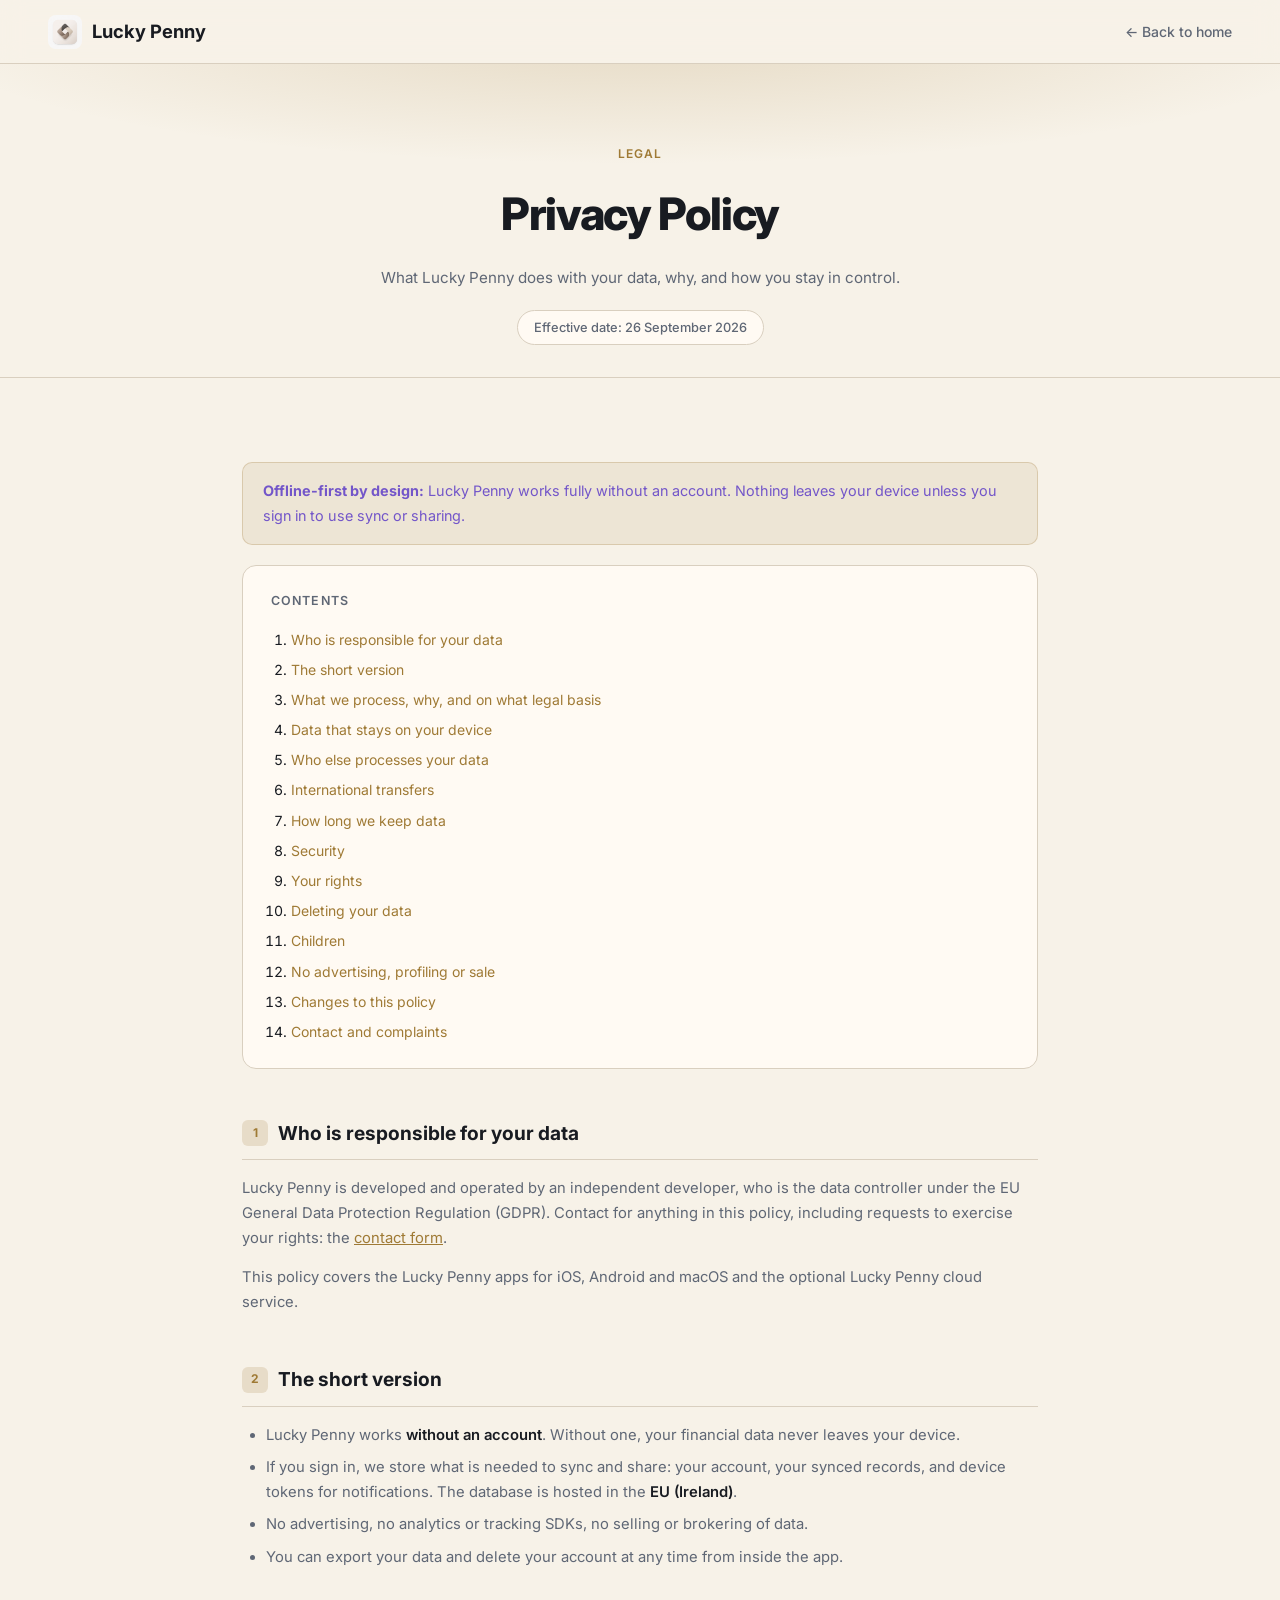
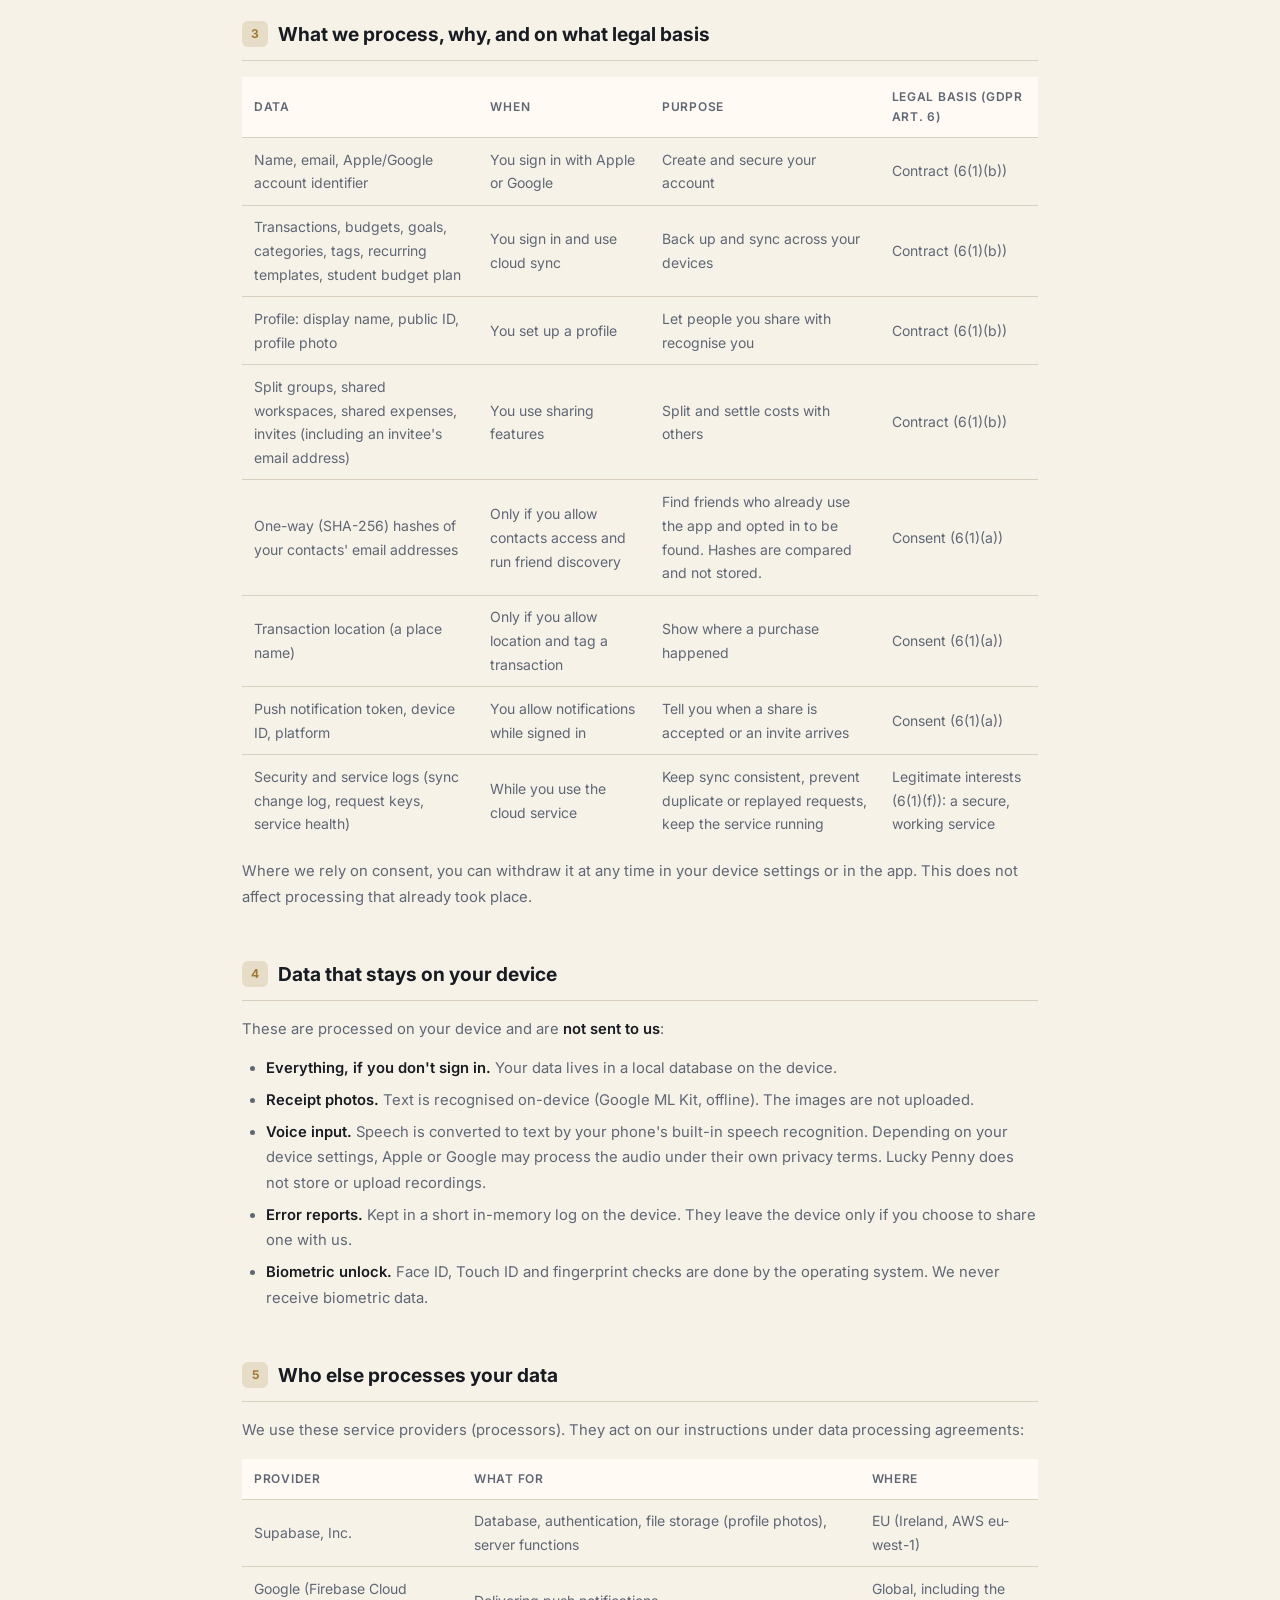
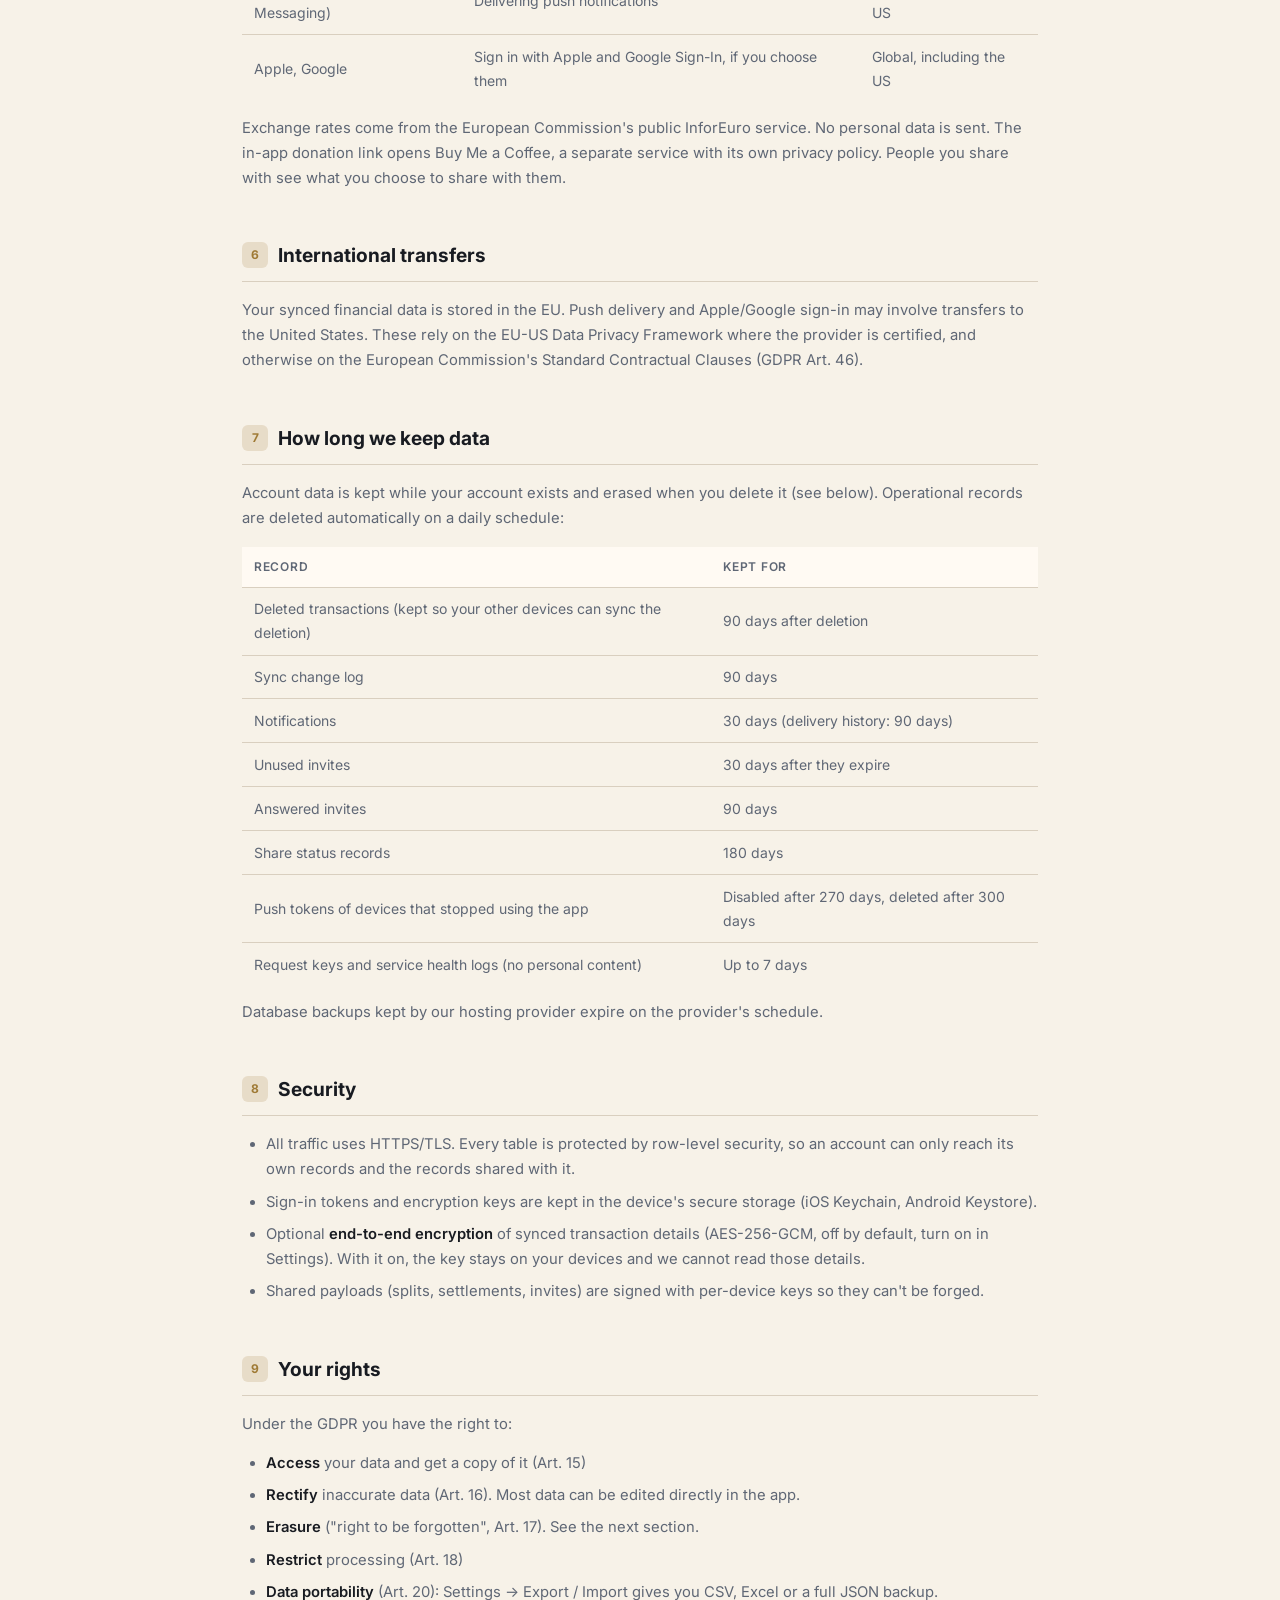
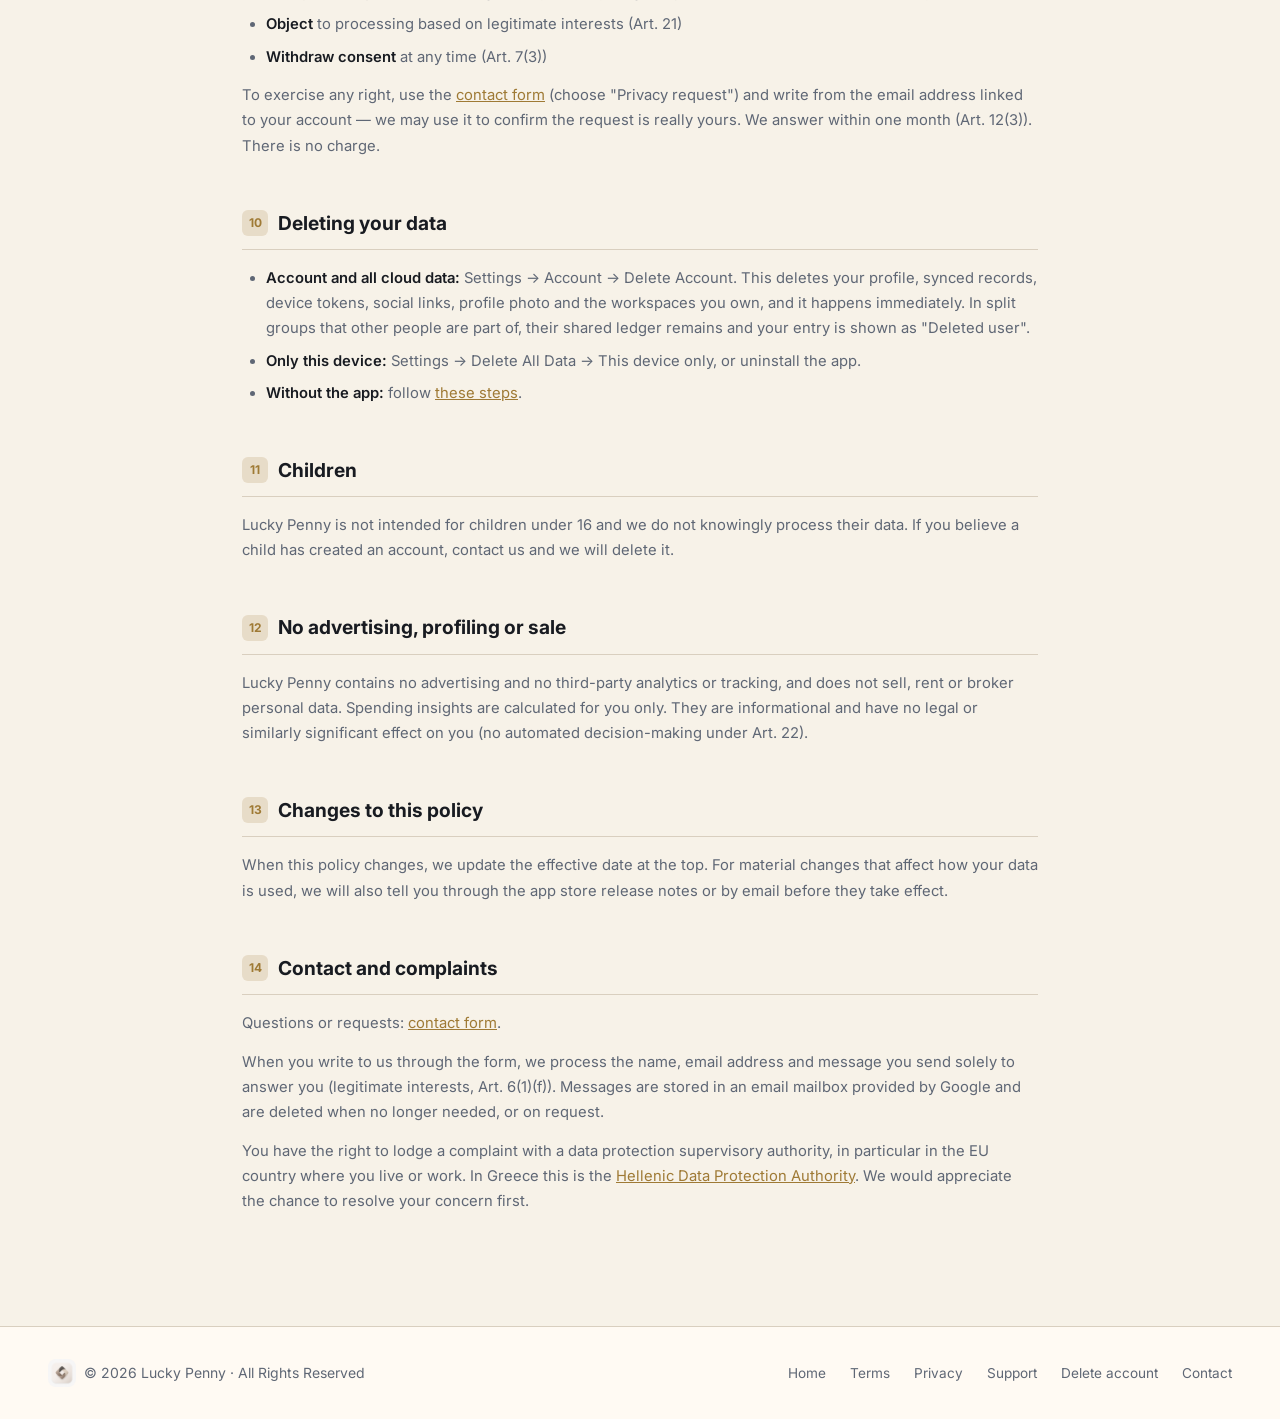
<file: privacy.html>
<!DOCTYPE html>
<html lang="en">
<head>
  <meta charset="UTF-8" />
  <meta name="viewport" content="width=device-width, initial-scale=1.0" />
  <title>Privacy Policy - Lucky Penny</title>
  <meta name="description" content="Privacy Policy for the Lucky Penny personal finance app, including your rights under the GDPR." />
  <meta property="og:image" content="assets/img/penny_icon.png" />
  <link rel="icon" type="image/png" href="assets/img/penny_icon.png" />
  <link rel="apple-touch-icon" href="assets/img/penny_icon.png" />
  <link rel="preconnect" href="https://fonts.googleapis.com" />
  <link rel="preconnect" href="https://fonts.gstatic.com" crossorigin />
  <link href="https://fonts.googleapis.com/css2?family=Inter:wght@400;500;600;700;800&display=swap" rel="stylesheet" />
  <link rel="stylesheet" href="assets/css/theme.css" />
  <style>
    *, *::before, *::after { box-sizing: border-box; margin: 0; padding: 0; }

    body {
      font-family: 'Inter', system-ui, sans-serif;
      background: var(--bg);
      color: var(--text);
      line-height: 1.7;
      -webkit-font-smoothing: antialiased;
    }

    nav {
      position: sticky; top: 0; z-index: 100;
      display: flex; align-items: center; justify-content: space-between;
      padding: 0 clamp(1rem, 5vw, 3rem);
      height: 64px;
      background: var(--nav-bg);
      backdrop-filter: blur(12px);
      border-bottom: 1px solid var(--border);
    }
    .nav-logo { display: flex; align-items: center; gap: 10px; text-decoration: none; }
    .logo-gem { width: 34px; height: 34px; border-radius: 8px; object-fit: contain; }
    .nav-logo span { font-weight: 700; font-size: 1.15rem; color: var(--text); }
    .nav-back {
      color: var(--muted); text-decoration: none; font-size: .875rem;
      font-weight: 500; display: flex; align-items: center; gap: .4rem;
    }
    .nav-back:hover { color: var(--text); }

    .page-hero {
      padding: clamp(3rem, 8vw, 5rem) clamp(1rem, 6vw, 3rem) 2rem;
      text-align: center;
      background: var(--hero-glow);
      border-bottom: 1px solid var(--border);
    }
    .page-hero .label {
      font-size: .75rem; font-weight: 600; letter-spacing: .1em; text-transform: uppercase;
      color: var(--violet); margin-bottom: .75rem;
    }
    .page-hero h1 {
      font-size: clamp(1.8rem, 4vw, 2.8rem); font-weight: 800;
      letter-spacing: -.03em; margin-bottom: .75rem;
    }
    .page-hero p { color: var(--muted); font-size: .95rem; max-width: 520px; margin: 0 auto; }
    .effective-badge {
      display: inline-block; margin-top: 1.25rem;
      background: var(--surface); border: 1px solid var(--border);
      border-radius: 100px; padding: .35rem 1rem;
      font-size: .8rem; color: var(--muted); font-weight: 500;
    }

    .content-wrap {
      max-width: 860px; margin: 0 auto;
      padding: clamp(2rem, 5vw, 4rem) clamp(1rem, 4vw, 2rem);
    }

    .toc {
      background: var(--surface); border: 1px solid var(--border);
      border-radius: var(--radius); padding: 1.5rem 1.75rem;
      margin-bottom: 3rem;
    }
    .toc h2 {
      font-size: .78rem; font-weight: 600; letter-spacing: .09em;
      text-transform: uppercase; color: var(--muted); margin-bottom: 1rem;
    }
    .toc ol { padding-left: 1.25rem; display: flex; flex-direction: column; gap: .4rem; }
    .toc li { font-size: .875rem; }
    .toc a { color: var(--violet); text-decoration: none; }
    .toc a:hover { text-decoration: underline; }

    .policy-section { margin-bottom: 3rem; scroll-margin-top: 80px; }
    .policy-section h2 {
      font-size: 1.2rem; font-weight: 700; margin-bottom: 1rem;
      padding-bottom: .6rem; border-bottom: 1px solid var(--border);
      display: flex; align-items: center; gap: .6rem;
    }
    .sec-num {
      display: inline-flex; align-items: center; justify-content: center;
      width: 26px; height: 26px; background: rgb(var(--accent-primary-rgb) / .18);
      color: var(--violet); border-radius: 6px;
      font-size: .75rem; font-weight: 700; flex-shrink: 0;
    }
    .policy-section p { color: var(--muted); font-size: .925rem; margin-bottom: .85rem; }
    .policy-section p:last-child { margin-bottom: 0; }
    .policy-section ul, .policy-section ol {
      color: var(--muted); font-size: .925rem;
      padding-left: 1.5rem; margin-bottom: .85rem;
      display: flex; flex-direction: column; gap: .45rem;
    }
    .policy-section strong { color: var(--text); font-weight: 600; }

    .callout {
      border-radius: 10px; padding: 1rem 1.25rem;
      margin: 1.25rem 0; font-size: .9rem;
      background: var(--callout-info-bg); border: 1px solid var(--callout-info-border);
      color: var(--callout-info-text);
    }
    .callout strong { color: inherit; font-weight: 700; }

    .data-table {
      width: 100%; border-collapse: collapse;
      margin: 1rem 0 .85rem; font-size: .875rem;
    }
    .data-table th {
      font-size: .75rem; font-weight: 600; letter-spacing: .06em; text-transform: uppercase;
      color: var(--muted); padding: .6rem .75rem; text-align: left;
      border-bottom: 1px solid var(--border); background: var(--surface);
    }
    .data-table td {
      padding: .6rem .75rem; border-bottom: 1px solid var(--border); color: var(--muted);
    }
    .data-table tr:last-child td { border-bottom: none; }

    footer {
      background: var(--surface); border-top: 1px solid var(--border);
      padding: 2rem clamp(1rem, 6vw, 3rem);
      display: flex; align-items: center; justify-content: space-between;
      flex-wrap: wrap; gap: 1rem;
    }
    .footer-logo { display: flex; align-items: center; gap: 8px; text-decoration: none; }
    .footer-logo span { color: var(--muted); font-size: .875rem; }
    .footer-links { display: flex; gap: 1.5rem; }
    .footer-links a { color: var(--muted); font-size: .85rem; text-decoration: none; }
    .footer-links a:hover { color: var(--text); }
  </style>
</head>
<body>
<nav>
  <a class="nav-logo" href="index.html">
    <img class="logo-gem" src="assets/img/penny_icon.png" alt="Lucky Penny logo" />
    <span>Lucky Penny</span>
  </a>
  <a class="nav-back" href="index.html">← Back to home</a>
</nav>
<div class="page-hero">
  <p class="label">Legal</p>
  <h1>Privacy Policy</h1>
  <p>What Lucky Penny does with your data, why, and how you stay in control.</p>
  <span class="effective-badge">Effective date: 26 September 2026</span>
</div>
<div class="content-wrap">
  <div class="callout">
    <strong>Offline-first by design:</strong> Lucky Penny works fully without an account. Nothing leaves your device unless you sign in to use sync or sharing.
  </div>
  <div class="toc">
    <h2>Contents</h2>
    <ol>
      <li><a href="#s1">Who is responsible for your data</a></li>
      <li><a href="#s2">The short version</a></li>
      <li><a href="#s3">What we process, why, and on what legal basis</a></li>
      <li><a href="#s4">Data that stays on your device</a></li>
      <li><a href="#s5">Who else processes your data</a></li>
      <li><a href="#s6">International transfers</a></li>
      <li><a href="#s7">How long we keep data</a></li>
      <li><a href="#s8">Security</a></li>
      <li><a href="#s9">Your rights</a></li>
      <li><a href="#s10">Deleting your data</a></li>
      <li><a href="#s11">Children</a></li>
      <li><a href="#s12">No advertising, profiling or sale</a></li>
      <li><a href="#s13">Changes to this policy</a></li>
      <li><a href="#s14">Contact and complaints</a></li>
    </ol>
  </div>
  <div class="policy-section" id="s1">
    <h2><span class="sec-num">1</span> Who is responsible for your data</h2>
    <p>Lucky Penny is developed and operated by an independent developer, who is the data controller under the EU General Data Protection Regulation (GDPR). Contact for anything in this policy, including requests to exercise your rights: the <a href="contact.html?topic=privacy" style="color:var(--violet)">contact form</a>.</p>
<p>This policy covers the Lucky Penny apps for iOS, Android and macOS and the optional Lucky Penny cloud service.</p>
  </div>
  <div class="policy-section" id="s2">
    <h2><span class="sec-num">2</span> The short version</h2>
    <ul>
<li>Lucky Penny works <strong>without an account</strong>. Without one, your financial data never leaves your device.</li>
<li>If you sign in, we store what is needed to sync and share: your account, your synced records, and device tokens for notifications. The database is hosted in the <strong>EU (Ireland)</strong>.</li>
<li>No advertising, no analytics or tracking SDKs, no selling or brokering of data.</li>
<li>You can export your data and delete your account at any time from inside the app.</li>
</ul>
  </div>
  <div class="policy-section" id="s3">
    <h2><span class="sec-num">3</span> What we process, why, and on what legal basis</h2>
    <table class="data-table">
<thead><tr><th>Data</th><th>When</th><th>Purpose</th><th>Legal basis (GDPR Art. 6)</th></tr></thead>
<tbody>
<tr><td>Name, email, Apple/Google account identifier</td><td>You sign in with Apple or Google</td><td>Create and secure your account</td><td>Contract (6(1)(b))</td></tr>
<tr><td>Transactions, budgets, goals, categories, tags, recurring templates, student budget plan</td><td>You sign in and use cloud sync</td><td>Back up and sync across your devices</td><td>Contract (6(1)(b))</td></tr>
<tr><td>Profile: display name, public ID, profile photo</td><td>You set up a profile</td><td>Let people you share with recognise you</td><td>Contract (6(1)(b))</td></tr>
<tr><td>Split groups, shared workspaces, shared expenses, invites (including an invitee's email address)</td><td>You use sharing features</td><td>Split and settle costs with others</td><td>Contract (6(1)(b))</td></tr>
<tr><td>One-way (SHA-256) hashes of your contacts' email addresses</td><td>Only if you allow contacts access and run friend discovery</td><td>Find friends who already use the app and opted in to be found. Hashes are compared and not stored.</td><td>Consent (6(1)(a))</td></tr>
<tr><td>Transaction location (a place name)</td><td>Only if you allow location and tag a transaction</td><td>Show where a purchase happened</td><td>Consent (6(1)(a))</td></tr>
<tr><td>Push notification token, device ID, platform</td><td>You allow notifications while signed in</td><td>Tell you when a share is accepted or an invite arrives</td><td>Consent (6(1)(a))</td></tr>
<tr><td>Security and service logs (sync change log, request keys, service health)</td><td>While you use the cloud service</td><td>Keep sync consistent, prevent duplicate or replayed requests, keep the service running</td><td>Legitimate interests (6(1)(f)): a secure, working service</td></tr>
</tbody>
</table>
<p>Where we rely on consent, you can withdraw it at any time in your device settings or in the app. This does not affect processing that already took place.</p>
  </div>
  <div class="policy-section" id="s4">
    <h2><span class="sec-num">4</span> Data that stays on your device</h2>
    <p>These are processed on your device and are <strong>not sent to us</strong>:</p>
<ul>
<li><strong>Everything, if you don't sign in.</strong> Your data lives in a local database on the device.</li>
<li><strong>Receipt photos.</strong> Text is recognised on-device (Google ML Kit, offline). The images are not uploaded.</li>
<li><strong>Voice input.</strong> Speech is converted to text by your phone's built-in speech recognition. Depending on your device settings, Apple or Google may process the audio under their own privacy terms. Lucky Penny does not store or upload recordings.</li>
<li><strong>Error reports.</strong> Kept in a short in-memory log on the device. They leave the device only if you choose to share one with us.</li>
<li><strong>Biometric unlock.</strong> Face ID, Touch ID and fingerprint checks are done by the operating system. We never receive biometric data.</li>
</ul>
  </div>
  <div class="policy-section" id="s5">
    <h2><span class="sec-num">5</span> Who else processes your data</h2>
    <p>We use these service providers (processors). They act on our instructions under data processing agreements:</p>
<table class="data-table">
<thead><tr><th>Provider</th><th>What for</th><th>Where</th></tr></thead>
<tbody>
<tr><td>Supabase, Inc.</td><td>Database, authentication, file storage (profile photos), server functions</td><td>EU (Ireland, AWS eu-west-1)</td></tr>
<tr><td>Google (Firebase Cloud Messaging)</td><td>Delivering push notifications</td><td>Global, including the US</td></tr>
<tr><td>Apple, Google</td><td>Sign in with Apple and Google Sign-In, if you choose them</td><td>Global, including the US</td></tr>
</tbody>
</table>
<p>Exchange rates come from the European Commission's public InforEuro service. No personal data is sent. The in-app donation link opens Buy Me a Coffee, a separate service with its own privacy policy. People you share with see what you choose to share with them.</p>
  </div>
  <div class="policy-section" id="s6">
    <h2><span class="sec-num">6</span> International transfers</h2>
    <p>Your synced financial data is stored in the EU. Push delivery and Apple/Google sign-in may involve transfers to the United States. These rely on the EU-US Data Privacy Framework where the provider is certified, and otherwise on the European Commission's Standard Contractual Clauses (GDPR Art. 46).</p>
  </div>
  <div class="policy-section" id="s7">
    <h2><span class="sec-num">7</span> How long we keep data</h2>
    <p>Account data is kept while your account exists and erased when you delete it (see below). Operational records are deleted automatically on a daily schedule:</p>
<table class="data-table">
<thead><tr><th>Record</th><th>Kept for</th></tr></thead>
<tbody>
<tr><td>Deleted transactions (kept so your other devices can sync the deletion)</td><td>90 days after deletion</td></tr>
<tr><td>Sync change log</td><td>90 days</td></tr>
<tr><td>Notifications</td><td>30 days (delivery history: 90 days)</td></tr>
<tr><td>Unused invites</td><td>30 days after they expire</td></tr>
<tr><td>Answered invites</td><td>90 days</td></tr>
<tr><td>Share status records</td><td>180 days</td></tr>
<tr><td>Push tokens of devices that stopped using the app</td><td>Disabled after 270 days, deleted after 300 days</td></tr>
<tr><td>Request keys and service health logs (no personal content)</td><td>Up to 7 days</td></tr>
</tbody>
</table>
<p>Database backups kept by our hosting provider expire on the provider's schedule.</p>
  </div>
  <div class="policy-section" id="s8">
    <h2><span class="sec-num">8</span> Security</h2>
    <ul>
<li>All traffic uses HTTPS/TLS. Every table is protected by row-level security, so an account can only reach its own records and the records shared with it.</li>
<li>Sign-in tokens and encryption keys are kept in the device's secure storage (iOS Keychain, Android Keystore).</li>
<li>Optional <strong>end-to-end encryption</strong> of synced transaction details (AES-256-GCM, off by default, turn on in Settings). With it on, the key stays on your devices and we cannot read those details.</li>
<li>Shared payloads (splits, settlements, invites) are signed with per-device keys so they can't be forged.</li>
</ul>
  </div>
  <div class="policy-section" id="s9">
    <h2><span class="sec-num">9</span> Your rights</h2>
    <p>Under the GDPR you have the right to:</p>
<ul>
<li><strong>Access</strong> your data and get a copy of it (Art. 15)</li>
<li><strong>Rectify</strong> inaccurate data (Art. 16). Most data can be edited directly in the app.</li>
<li><strong>Erasure</strong> ("right to be forgotten", Art. 17). See the next section.</li>
<li><strong>Restrict</strong> processing (Art. 18)</li>
<li><strong>Data portability</strong> (Art. 20): Settings -&gt; Export / Import gives you CSV, Excel or a full JSON backup.</li>
<li><strong>Object</strong> to processing based on legitimate interests (Art. 21)</li>
<li><strong>Withdraw consent</strong> at any time (Art. 7(3))</li>
</ul>
<p>To exercise any right, use the <a href="contact.html?topic=privacy" style="color:var(--violet)">contact form</a> (choose "Privacy request") and write from the email address linked to your account — we may use it to confirm the request is really yours. We answer within one month (Art. 12(3)). There is no charge.</p>
  </div>
  <div class="policy-section" id="s10">
    <h2><span class="sec-num">10</span> Deleting your data</h2>
    <ul>
<li><strong>Account and all cloud data:</strong> Settings -&gt; Account -&gt; Delete Account. This deletes your profile, synced records, device tokens, social links, profile photo and the workspaces you own, and it happens immediately. In split groups that other people are part of, their shared ledger remains and your entry is shown as "Deleted user".</li>
<li><strong>Only this device:</strong> Settings -&gt; Delete All Data -&gt; This device only, or uninstall the app.</li>
<li><strong>Without the app:</strong> follow <a href="delete-account.html" style="color:var(--violet)">these steps</a>.</li>
</ul>
  </div>
  <div class="policy-section" id="s11">
    <h2><span class="sec-num">11</span> Children</h2>
    <p>Lucky Penny is not intended for children under 16 and we do not knowingly process their data. If you believe a child has created an account, contact us and we will delete it.</p>
  </div>
  <div class="policy-section" id="s12">
    <h2><span class="sec-num">12</span> No advertising, profiling or sale</h2>
    <p>Lucky Penny contains no advertising and no third-party analytics or tracking, and does not sell, rent or broker personal data. Spending insights are calculated for you only. They are informational and have no legal or similarly significant effect on you (no automated decision-making under Art. 22).</p>
  </div>
  <div class="policy-section" id="s13">
    <h2><span class="sec-num">13</span> Changes to this policy</h2>
    <p>When this policy changes, we update the effective date at the top. For material changes that affect how your data is used, we will also tell you through the app store release notes or by email before they take effect.</p>
  </div>
  <div class="policy-section" id="s14">
    <h2><span class="sec-num">14</span> Contact and complaints</h2>
    <p>Questions or requests: <a href="contact.html" style="color:var(--violet)">contact form</a>.</p>
<p>When you write to us through the form, we process the name, email address and message you send solely to answer you (legitimate interests, Art. 6(1)(f)). Messages are stored in an email mailbox provided by Google and are deleted when no longer needed, or on request.</p>
<p>You have the right to lodge a complaint with a data protection supervisory authority, in particular in the EU country where you live or work. In Greece this is the <a href="https://www.dpa.gr" style="color:var(--violet)">Hellenic Data Protection Authority</a>. We would appreciate the chance to resolve your concern first.</p>
  </div>
</div>
<footer>
  <div class="footer-logo">
    <img class="logo-gem" src="assets/img/penny_icon.png" alt="Lucky Penny logo" style="width:28px;height:28px;" />
    <span>&copy; 2026 Lucky Penny &middot; All Rights Reserved</span>
  </div>
  <div class="footer-links">
    <a href="index.html">Home</a>
    <a href="terms.html">Terms</a>
    <a href="privacy.html">Privacy</a>
    <a href="support.html">Support</a>
    <a href="delete-account.html">Delete account</a>
    <a href="contact.html">Contact</a>
  </div>
</footer>
</body>
</html>
</file>
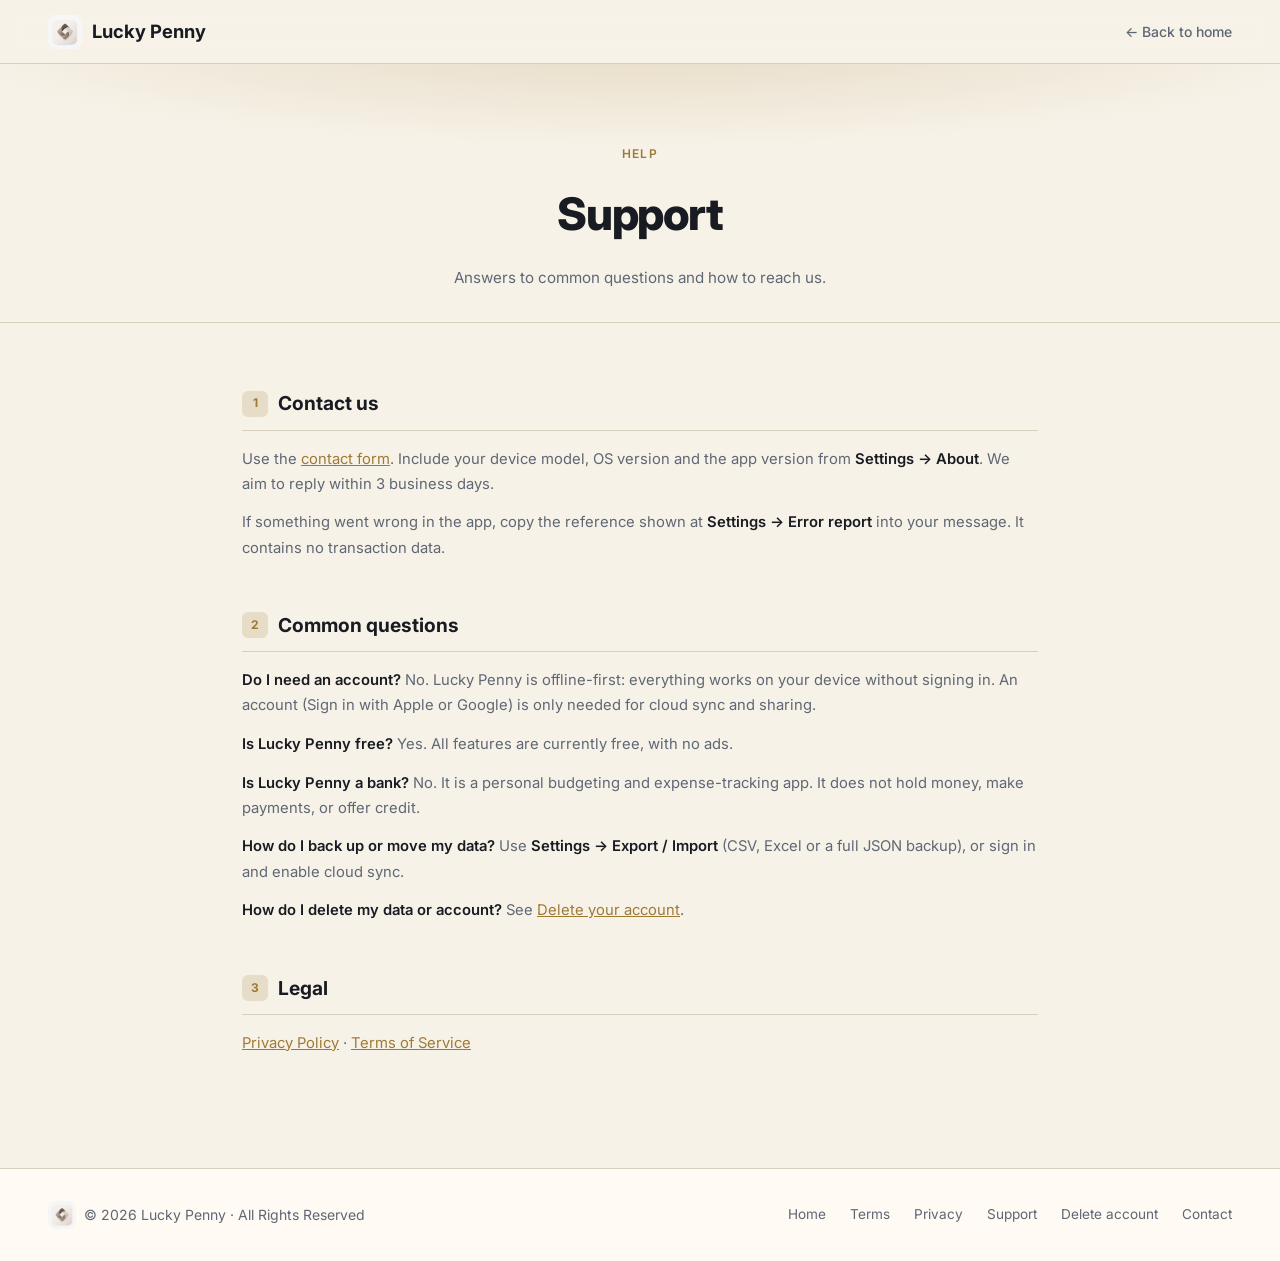
<file: support.html>
<!DOCTYPE html>
<html lang="en">
<head>
  <meta charset="UTF-8" />
  <meta name="viewport" content="width=device-width, initial-scale=1.0" />
  <title>Support - Lucky Penny</title>
  <meta name="description" content="Get help with the Lucky Penny personal finance app." />
  <link rel="icon" type="image/png" href="assets/img/penny_icon.png" />
  <link rel="apple-touch-icon" href="assets/img/penny_icon.png" />
  <link rel="preconnect" href="https://fonts.googleapis.com" />
  <link rel="preconnect" href="https://fonts.gstatic.com" crossorigin />
  <link href="https://fonts.googleapis.com/css2?family=Inter:wght@400;500;600;700;800&display=swap" rel="stylesheet" />
  <link rel="stylesheet" href="assets/css/theme.css" />
  <style>
    *, *::before, *::after { box-sizing: border-box; margin: 0; padding: 0; }

    body {
      font-family: 'Inter', system-ui, sans-serif;
      background: var(--bg);
      color: var(--text);
      line-height: 1.7;
      -webkit-font-smoothing: antialiased;
    }

    nav {
      position: sticky; top: 0; z-index: 100;
      display: flex; align-items: center; justify-content: space-between;
      padding: 0 clamp(1rem, 5vw, 3rem);
      height: 64px;
      background: var(--nav-bg);
      backdrop-filter: blur(12px);
      border-bottom: 1px solid var(--border);
    }
    .nav-logo { display: flex; align-items: center; gap: 10px; text-decoration: none; }
    .logo-gem { width: 34px; height: 34px; border-radius: 8px; object-fit: contain; }
    .nav-logo span { font-weight: 700; font-size: 1.15rem; color: var(--text); }
    .nav-back {
      color: var(--muted); text-decoration: none; font-size: .875rem;
      font-weight: 500; display: flex; align-items: center; gap: .4rem;
    }
    .nav-back:hover { color: var(--text); }

    .page-hero {
      padding: clamp(3rem, 8vw, 5rem) clamp(1rem, 6vw, 3rem) 2rem;
      text-align: center;
      background: var(--hero-glow);
      border-bottom: 1px solid var(--border);
    }
    .page-hero .label {
      font-size: .75rem; font-weight: 600; letter-spacing: .1em; text-transform: uppercase;
      color: var(--violet); margin-bottom: .75rem;
    }
    .page-hero h1 {
      font-size: clamp(1.8rem, 4vw, 2.8rem); font-weight: 800;
      letter-spacing: -.03em; margin-bottom: .75rem;
    }
    .page-hero p { color: var(--muted); font-size: .95rem; max-width: 520px; margin: 0 auto; }
    .effective-badge {
      display: inline-block; margin-top: 1.25rem;
      background: var(--surface); border: 1px solid var(--border);
      border-radius: 100px; padding: .35rem 1rem;
      font-size: .8rem; color: var(--muted); font-weight: 500;
    }

    .content-wrap {
      max-width: 860px; margin: 0 auto;
      padding: clamp(2rem, 5vw, 4rem) clamp(1rem, 4vw, 2rem);
    }

    .toc {
      background: var(--surface); border: 1px solid var(--border);
      border-radius: var(--radius); padding: 1.5rem 1.75rem;
      margin-bottom: 3rem;
    }
    .toc h2 {
      font-size: .78rem; font-weight: 600; letter-spacing: .09em;
      text-transform: uppercase; color: var(--muted); margin-bottom: 1rem;
    }
    .toc ol { padding-left: 1.25rem; display: flex; flex-direction: column; gap: .4rem; }
    .toc li { font-size: .875rem; }
    .toc a { color: var(--violet); text-decoration: none; }
    .toc a:hover { text-decoration: underline; }

    .policy-section { margin-bottom: 3rem; scroll-margin-top: 80px; }
    .policy-section h2 {
      font-size: 1.2rem; font-weight: 700; margin-bottom: 1rem;
      padding-bottom: .6rem; border-bottom: 1px solid var(--border);
      display: flex; align-items: center; gap: .6rem;
    }
    .sec-num {
      display: inline-flex; align-items: center; justify-content: center;
      width: 26px; height: 26px; background: rgb(var(--accent-primary-rgb) / .18);
      color: var(--violet); border-radius: 6px;
      font-size: .75rem; font-weight: 700; flex-shrink: 0;
    }
    .policy-section p { color: var(--muted); font-size: .925rem; margin-bottom: .85rem; }
    .policy-section p:last-child { margin-bottom: 0; }
    .policy-section ul, .policy-section ol {
      color: var(--muted); font-size: .925rem;
      padding-left: 1.5rem; margin-bottom: .85rem;
      display: flex; flex-direction: column; gap: .45rem;
    }
    .policy-section strong { color: var(--text); font-weight: 600; }

    .callout {
      border-radius: 10px; padding: 1rem 1.25rem;
      margin: 1.25rem 0; font-size: .9rem;
      background: var(--callout-info-bg); border: 1px solid var(--callout-info-border);
      color: var(--callout-info-text);
    }
    .callout strong { color: inherit; font-weight: 700; }

    .data-table {
      width: 100%; border-collapse: collapse;
      margin: 1rem 0 .85rem; font-size: .875rem;
    }
    .data-table th {
      font-size: .75rem; font-weight: 600; letter-spacing: .06em; text-transform: uppercase;
      color: var(--muted); padding: .6rem .75rem; text-align: left;
      border-bottom: 1px solid var(--border); background: var(--surface);
    }
    .data-table td {
      padding: .6rem .75rem; border-bottom: 1px solid var(--border); color: var(--muted);
    }
    .data-table tr:last-child td { border-bottom: none; }

    footer {
      background: var(--surface); border-top: 1px solid var(--border);
      padding: 2rem clamp(1rem, 6vw, 3rem);
      display: flex; align-items: center; justify-content: space-between;
      flex-wrap: wrap; gap: 1rem;
    }
    .footer-logo { display: flex; align-items: center; gap: 8px; text-decoration: none; }
    .footer-logo span { color: var(--muted); font-size: .875rem; }
    .footer-links { display: flex; gap: 1.5rem; }
    .footer-links a { color: var(--muted); font-size: .85rem; text-decoration: none; }
    .footer-links a:hover { color: var(--text); }
  </style>
</head>
<body>
<nav>
  <a class="nav-logo" href="index.html">
    <img class="logo-gem" src="assets/img/penny_icon.png" alt="Lucky Penny logo" />
    <span>Lucky Penny</span>
  </a>
  <a class="nav-back" href="index.html">← Back to home</a>
</nav>
<div class="page-hero">
  <p class="label">Help</p>
  <h1>Support</h1>
  <p>Answers to common questions and how to reach us.</p>
</div>
<div class="content-wrap">
  <div class="policy-section" id="contact">
    <h2><span class="sec-num">1</span> Contact us</h2>
    <p>Use the <a href="contact.html" style="color:var(--violet)">contact form</a>. Include your device model, OS version and the app version from <strong>Settings -&gt; About</strong>. We aim to reply within 3 business days.</p>
    <p>If something went wrong in the app, copy the reference shown at <strong>Settings -&gt; Error report</strong> into your message. It contains no transaction data.</p>
  </div>
  <div class="policy-section" id="faq">
    <h2><span class="sec-num">2</span> Common questions</h2>
    <p><strong>Do I need an account?</strong> No. Lucky Penny is offline-first: everything works on your device without signing in. An account (Sign in with Apple or Google) is only needed for cloud sync and sharing.</p>
    <p><strong>Is Lucky Penny free?</strong> Yes. All features are currently free, with no ads.</p>
    <p><strong>Is Lucky Penny a bank?</strong> No. It is a personal budgeting and expense-tracking app. It does not hold money, make payments, or offer credit.</p>
    <p><strong>How do I back up or move my data?</strong> Use <strong>Settings -&gt; Export / Import</strong> (CSV, Excel or a full JSON backup), or sign in and enable cloud sync.</p>
    <p><strong>How do I delete my data or account?</strong> See <a href="delete-account.html" style="color:var(--violet)">Delete your account</a>.</p>
  </div>
  <div class="policy-section" id="legal">
    <h2><span class="sec-num">3</span> Legal</h2>
    <p><a href="privacy.html" style="color:var(--violet)">Privacy Policy</a> &middot; <a href="terms.html" style="color:var(--violet)">Terms of Service</a></p>
  </div>
</div>
<footer>
  <div class="footer-logo">
    <img class="logo-gem" src="assets/img/penny_icon.png" alt="Lucky Penny logo" style="width:28px;height:28px;" />
    <span>&copy; 2026 Lucky Penny &middot; All Rights Reserved</span>
  </div>
  <div class="footer-links">
    <a href="index.html">Home</a>
    <a href="terms.html">Terms</a>
    <a href="privacy.html">Privacy</a>
    <a href="support.html">Support</a>
    <a href="delete-account.html">Delete account</a>
    <a href="contact.html">Contact</a>
  </div>
</footer>
</body>
</html>
</file>
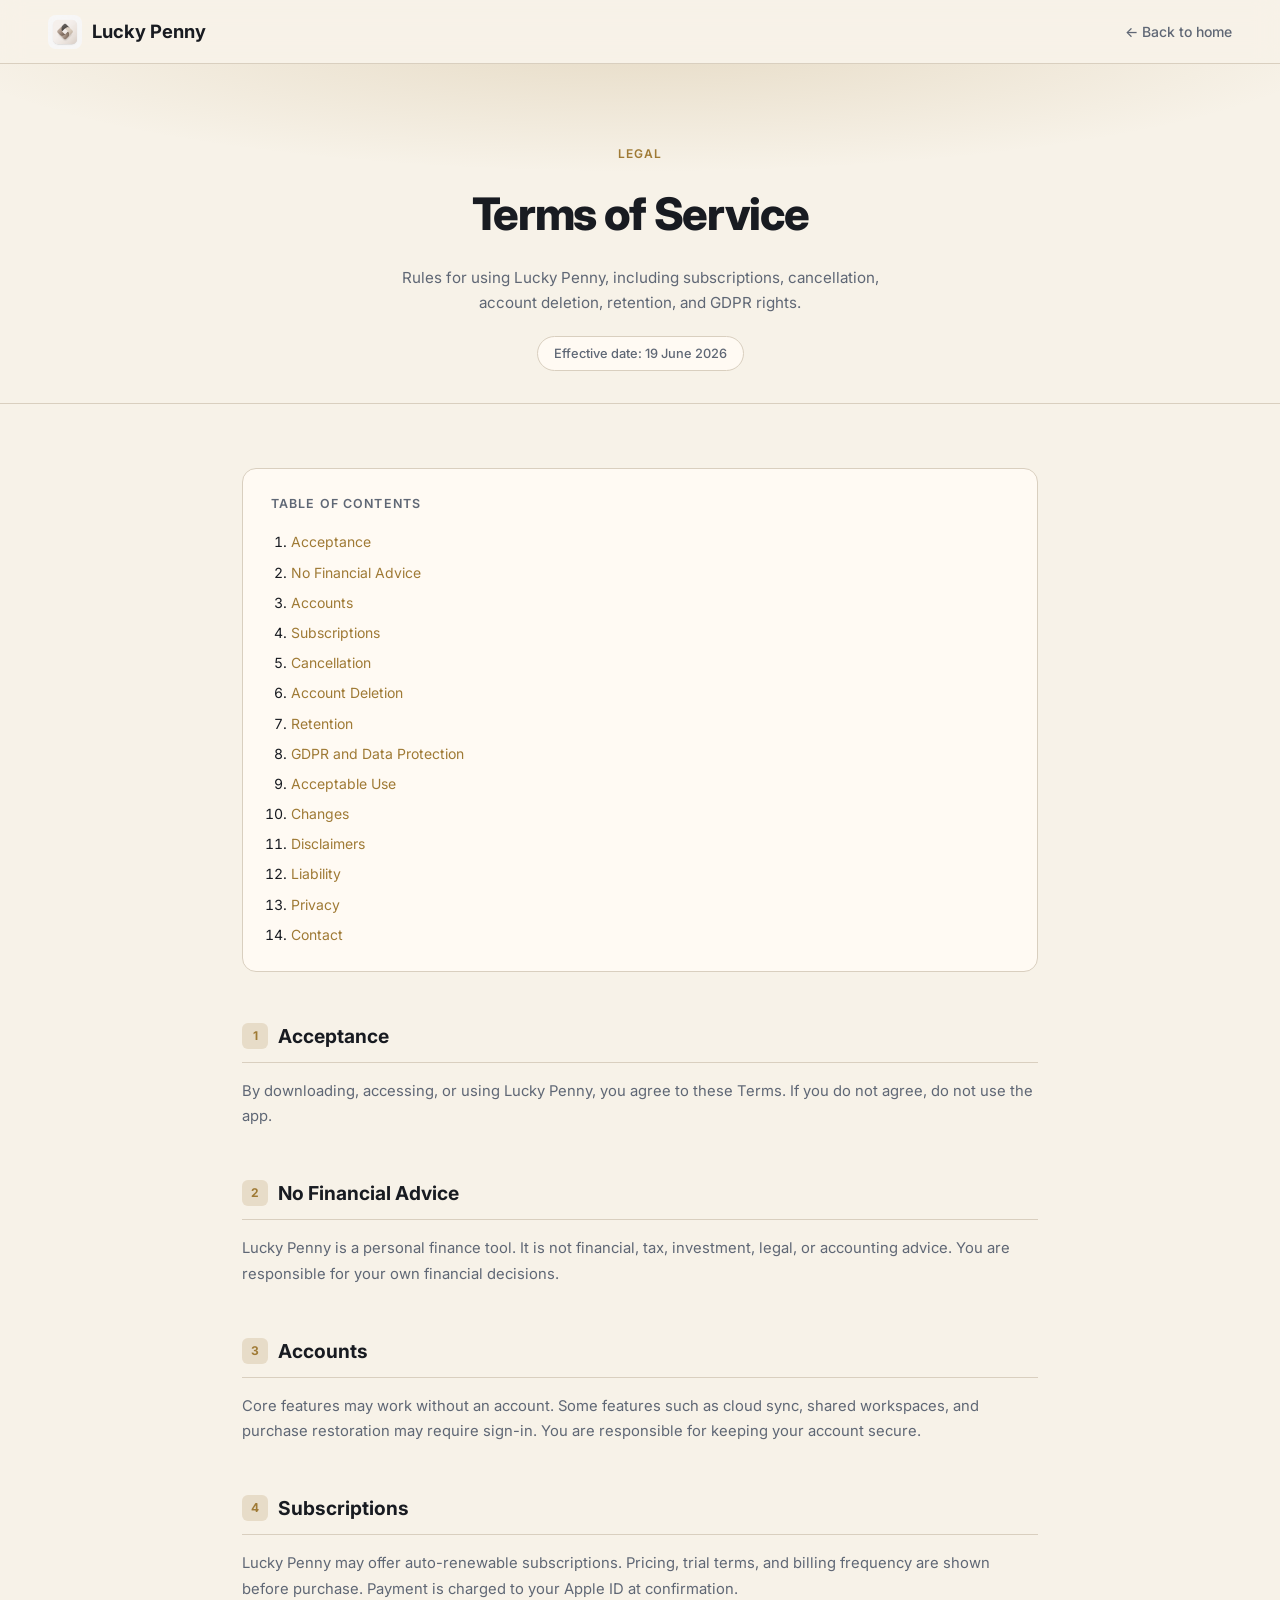
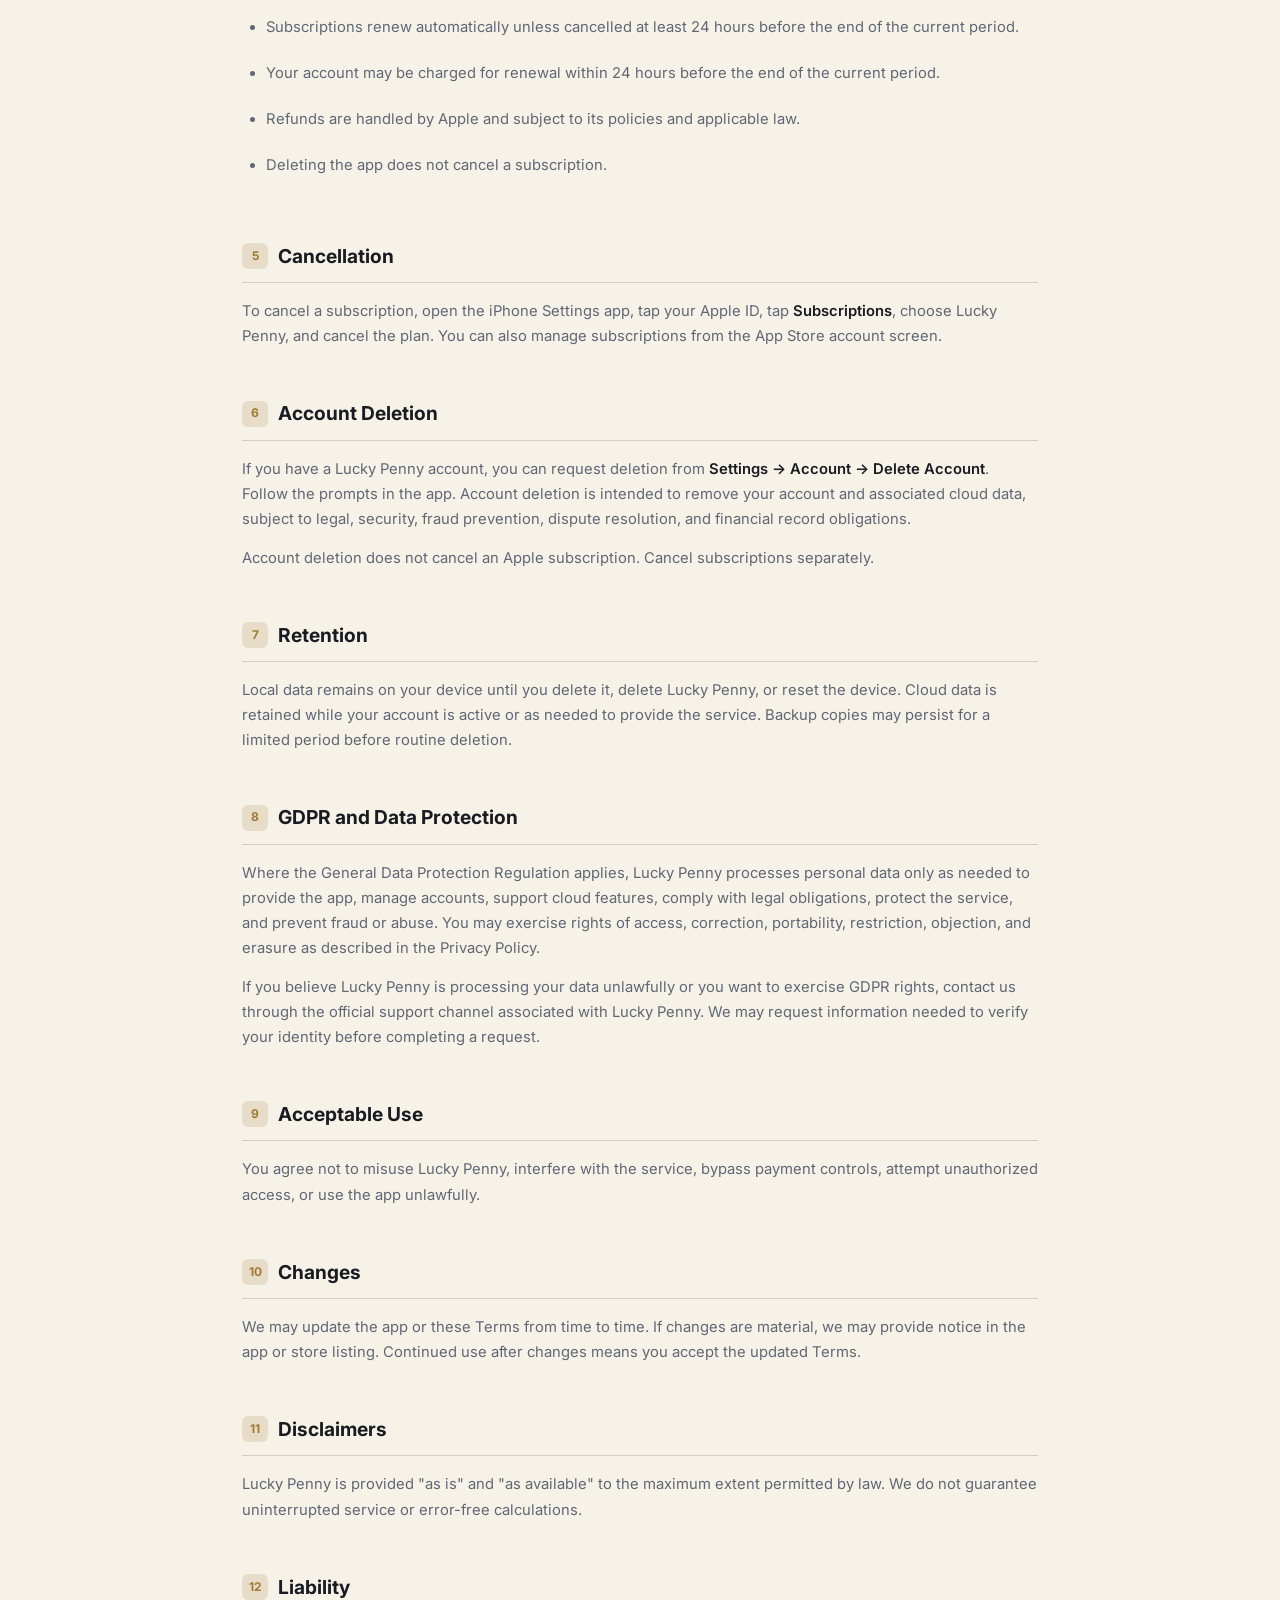
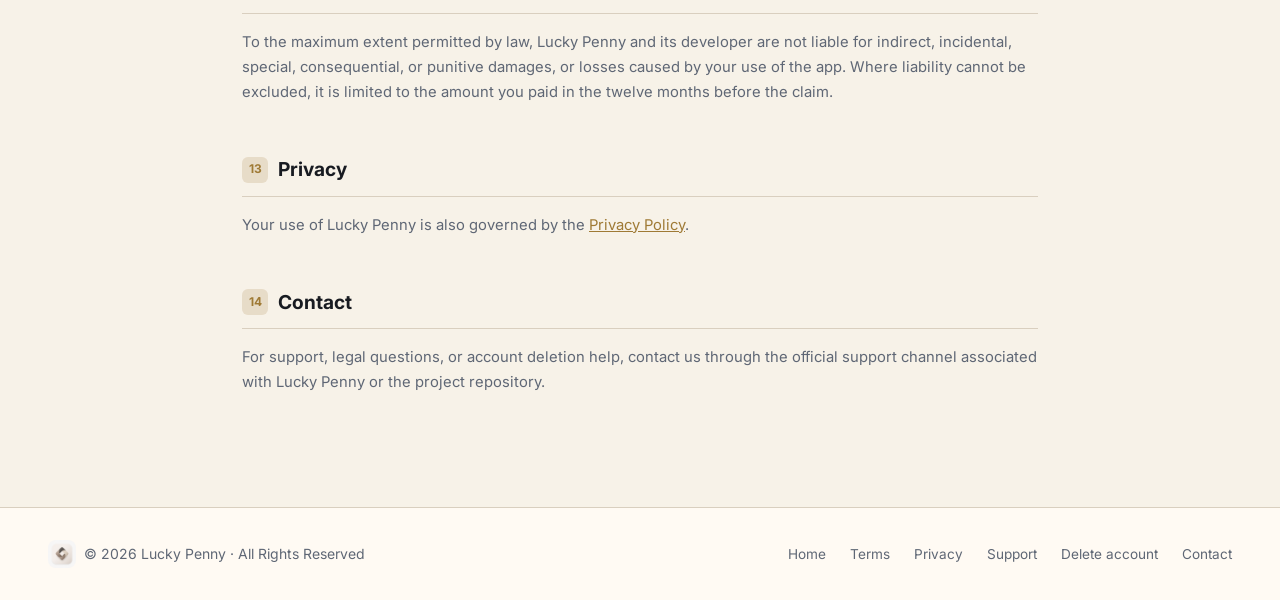
<file: terms.html>
<!DOCTYPE html>
<html lang="en">
<head>
  <meta charset="UTF-8" />
  <meta name="viewport" content="width=device-width, initial-scale=1.0" />
  <title>Terms of Service - Lucky Penny</title>
  <meta name="description" content="Terms of Service for Lucky Penny personal finance application." />
  <meta property="og:image" content="assets/img/penny_icon.png" />
  <link rel="icon" type="image/png" href="assets/img/penny_icon.png" />
  <link rel="apple-touch-icon" href="assets/img/penny_icon.png" />
  <link rel="preconnect" href="https://fonts.googleapis.com" />
  <link rel="preconnect" href="https://fonts.gstatic.com" crossorigin />
  <link href="https://fonts.googleapis.com/css2?family=Inter:wght@400;500;600;700;800&display=swap" rel="stylesheet" />
  <link rel="stylesheet" href="assets/css/theme.css" />
  <style>
    *, *::before, *::after { box-sizing: border-box; margin: 0; padding: 0; }
    body {
      font-family: 'Inter', system-ui, sans-serif;
      background: var(--bg);
      color: var(--text);
      line-height: 1.7;
      -webkit-font-smoothing: antialiased;
    }
    nav {
      position: sticky; top: 0; z-index: 100;
      display: flex; align-items: center; justify-content: space-between;
      padding: 0 clamp(1rem, 5vw, 3rem);
      height: 64px;
      background: var(--nav-bg);
      backdrop-filter: blur(12px);
      border-bottom: 1px solid var(--border);
    }
    .nav-logo { display: flex; align-items: center; gap: 10px; text-decoration: none; }
    .logo-gem { width: 34px; height: 34px; border-radius: 8px; object-fit: contain; }
    .nav-logo span { font-weight: 700; font-size: 1.15rem; color: var(--text); }
    .nav-back {
      color: var(--muted); text-decoration: none; font-size: .875rem;
      font-weight: 500; display: flex; align-items: center; gap: .4rem;
    }
    .nav-back:hover { color: var(--text); }
    .page-hero {
      padding: clamp(3rem, 8vw, 5rem) clamp(1rem, 6vw, 3rem) 2rem;
      text-align: center;
      background: var(--hero-glow);
      border-bottom: 1px solid var(--border);
    }
    .page-hero .label {
      font-size: .75rem; font-weight: 600; letter-spacing: .1em; text-transform: uppercase;
      color: var(--violet); margin-bottom: .75rem;
    }
    .page-hero h1 {
      font-size: clamp(1.8rem, 4vw, 2.8rem); font-weight: 800;
      letter-spacing: -.03em; margin-bottom: .75rem;
    }
    .page-hero p { color: var(--muted); font-size: .95rem; max-width: 520px; margin: 0 auto; }
    .effective-badge {
      display: inline-block; margin-top: 1.25rem;
      background: var(--surface); border: 1px solid var(--border);
      border-radius: 100px; padding: .35rem 1rem;
      font-size: .8rem; color: var(--muted); font-weight: 500;
    }
    .content-wrap {
      max-width: 860px; margin: 0 auto;
      padding: clamp(2rem, 5vw, 4rem) clamp(1rem, 4vw, 2rem);
    }
    .toc {
      background: var(--surface); border: 1px solid var(--border);
      border-radius: var(--radius); padding: 1.5rem 1.75rem;
      margin-bottom: 3rem;
    }
    .toc h2 {
      font-size: .78rem; font-weight: 600; letter-spacing: .09em;
      text-transform: uppercase; color: var(--muted); margin-bottom: 1rem;
    }
    .toc ol { padding-left: 1.25rem; display: flex; flex-direction: column; gap: .4rem; }
    .toc li { font-size: .875rem; }
    .toc a { color: var(--violet); text-decoration: none; }
    .toc a:hover { text-decoration: underline; }
    .policy-section { margin-bottom: 3rem; scroll-margin-top: 80px; }
    .policy-section h2 {
      font-size: 1.2rem; font-weight: 700; margin-bottom: 1rem;
      padding-bottom: .6rem; border-bottom: 1px solid var(--border);
      display: flex; align-items: center; gap: .6rem;
    }
    .sec-num {
      display: inline-flex; align-items: center; justify-content: center;
      width: 26px; height: 26px; background: rgb(var(--accent-primary-rgb) / .18);
      color: var(--violet); border-radius: 6px;
      font-size: .75rem; font-weight: 700; flex-shrink: 0;
    }
    .policy-section p, .policy-section li {
      color: var(--muted); font-size: .925rem; margin-bottom: .85rem;
    }
    .policy-section ul {
      padding-left: 1.5rem; margin-bottom: .85rem;
      display: flex; flex-direction: column; gap: .45rem;
    }
    .policy-section strong { color: var(--text); font-weight: 600; }
    footer {
      background: var(--surface); border-top: 1px solid var(--border);
      padding: 2rem clamp(1rem, 6vw, 3rem);
      display: flex; align-items: center; justify-content: space-between;
      flex-wrap: wrap; gap: 1rem;
    }
    .footer-logo { display: flex; align-items: center; gap: 8px; text-decoration: none; }
    .footer-logo span { color: var(--muted); font-size: .875rem; }
    .footer-links { display: flex; gap: 1.5rem; }
    .footer-links a { color: var(--muted); font-size: .85rem; text-decoration: none; }
    .footer-links a:hover { color: var(--text); }
  </style>
</head>
<body>
<nav>
  <a class="nav-logo" href="index.html">
    <img class="logo-gem" src="assets/img/penny_icon.png" alt="Lucky Penny logo" />
    <span>Lucky Penny</span>
  </a>
  <a class="nav-back" href="index.html">← Back to home</a>
</nav>

<div class="page-hero">
  <p class="label">Legal</p>
  <h1>Terms of Service</h1>
  <p>Rules for using Lucky Penny, including subscriptions, cancellation, account deletion, retention, and GDPR rights.</p>
  <span class="effective-badge">Effective date: 19 June 2026</span>
</div>

<div class="content-wrap">
  <div class="toc">
    <h2>Table of Contents</h2>
    <ol>
      <li><a href="#s1">Acceptance</a></li>
      <li><a href="#s2">No Financial Advice</a></li>
      <li><a href="#s3">Accounts</a></li>
      <li><a href="#s4">Subscriptions</a></li>
      <li><a href="#s5">Cancellation</a></li>
      <li><a href="#s6">Account Deletion</a></li>
      <li><a href="#s7">Retention</a></li>
      <li><a href="#s8">GDPR and Data Protection</a></li>
      <li><a href="#s9">Acceptable Use</a></li>
      <li><a href="#s10">Changes</a></li>
      <li><a href="#s11">Disclaimers</a></li>
      <li><a href="#s12">Liability</a></li>
      <li><a href="#s13">Privacy</a></li>
      <li><a href="#s14">Contact</a></li>
    </ol>
  </div>

  <div class="policy-section" id="s1">
    <h2><span class="sec-num">1</span> Acceptance</h2>
    <p>By downloading, accessing, or using Lucky Penny, you agree to these Terms. If you do not agree, do not use the app.</p>
  </div>

  <div class="policy-section" id="s2">
    <h2><span class="sec-num">2</span>No Financial Advice</h2>
    <p>Lucky Penny is a personal finance tool. It is not financial, tax, investment, legal, or accounting advice. You are responsible for your own financial decisions.</p>
  </div>

  <div class="policy-section" id="s3">
    <h2><span class="sec-num">3</span> Accounts</h2>
    <p>Core features may work without an account. Some features such as cloud sync, shared workspaces, and purchase restoration may require sign-in. You are responsible for keeping your account secure.</p>
  </div>

  <div class="policy-section" id="s4">
    <h2><span class="sec-num">4</span> Subscriptions</h2>
    <p>Lucky Penny may offer auto-renewable subscriptions. Pricing, trial terms, and billing frequency are shown before purchase. Payment is charged to your Apple ID at confirmation.</p>
    <ul>
      <li>Subscriptions renew automatically unless cancelled at least 24 hours before the end of the current period.</li>
      <li>Your account may be charged for renewal within 24 hours before the end of the current period.</li>
      <li>Refunds are handled by Apple and subject to its policies and applicable law.</li>
      <li>Deleting the app does not cancel a subscription.</li>
    </ul>
  </div>

  <div class="policy-section" id="s5">
    <h2><span class="sec-num">5</span> Cancellation</h2>
    <p>To cancel a subscription, open the iPhone Settings app, tap your Apple ID, tap <strong>Subscriptions</strong>, choose Lucky Penny, and cancel the plan. You can also manage subscriptions from the App Store account screen.</p>
  </div>

  <div class="policy-section" id="s6">
    <h2><span class="sec-num">6</span> Account Deletion</h2>
    <p>If you have a Lucky Penny account, you can request deletion from <strong>Settings -&gt; Account -&gt; Delete Account</strong>. Follow the prompts in the app. Account deletion is intended to remove your account and associated cloud data, subject to legal, security, fraud prevention, dispute resolution, and financial record obligations.</p>
    <p>Account deletion does not cancel an Apple subscription. Cancel subscriptions separately.</p>
  </div>

  <div class="policy-section" id="s7">
    <h2><span class="sec-num">7</span> Retention</h2>
    <p>Local data remains on your device until you delete it, delete Lucky Penny, or reset the device. Cloud data is retained while your account is active or as needed to provide the service. Backup copies may persist for a limited period before routine deletion.</p>
  </div>

  <div class="policy-section" id="s8">
    <h2><span class="sec-num">8</span> GDPR and Data Protection</h2>
    <p>Where the General Data Protection Regulation applies, Lucky Penny processes personal data only as needed to provide the app, manage accounts, support cloud features, comply with legal obligations, protect the service, and prevent fraud or abuse. You may exercise rights of access, correction, portability, restriction, objection, and erasure as described in the Privacy Policy.</p>
    <p>If you believe Lucky Penny is processing your data unlawfully or you want to exercise GDPR rights, contact us through the official support channel associated with Lucky Penny. We may request information needed to verify your identity before completing a request.</p>
  </div>

  <div class="policy-section" id="s9">
    <h2><span class="sec-num">9</span> Acceptable Use</h2>
    <p>You agree not to misuse Lucky Penny, interfere with the service, bypass payment controls, attempt unauthorized access, or use the app unlawfully.</p>
  </div>

  <div class="policy-section" id="s10">
    <h2><span class="sec-num">10</span> Changes</h2>
    <p>We may update the app or these Terms from time to time. If changes are material, we may provide notice in the app or store listing. Continued use after changes means you accept the updated Terms.</p>
  </div>

  <div class="policy-section" id="s11">
    <h2><span class="sec-num">11</span> Disclaimers</h2>
    <p>Lucky Penny is provided "as is" and "as available" to the maximum extent permitted by law. We do not guarantee uninterrupted service or error-free calculations.</p>
  </div>

  <div class="policy-section" id="s12">
    <h2><span class="sec-num">12</span> Liability</h2>
    <p>To the maximum extent permitted by law, Lucky Penny and its developer are not liable for indirect, incidental, special, consequential, or punitive damages, or losses caused by your use of the app. Where liability cannot be excluded, it is limited to the amount you paid in the twelve months before the claim.</p>
  </div>

  <div class="policy-section" id="s13">
    <h2><span class="sec-num">13</span> Privacy</h2>
    <p>Your use of Lucky Penny is also governed by the <a href="privacy.html" style="color:var(--violet);">Privacy Policy</a>.</p>
  </div>

  <div class="policy-section" id="s14">
    <h2><span class="sec-num">14</span> Contact</h2>
    <p>For support, legal questions, or account deletion help, contact us through the official support channel associated with Lucky Penny or the project repository.</p>
  </div>
</div>

<footer>
  <div class="footer-logo">
    <img class="logo-gem" src="assets/img/penny_icon.png" alt="Lucky Penny logo" style="width:28px;height:28px;" />
    <span>&copy; 2026 Lucky Penny &middot; All Rights Reserved</span>
  </div>
  <div class="footer-links">
    <a href="index.html">Home</a>
    <a href="terms.html">Terms</a>
    <a href="privacy.html">Privacy</a>
    <a href="support.html">Support</a>
    <a href="delete-account.html">Delete account</a>
    <a href="contact.html">Contact</a>
  </div>
</footer>
</body>
</html>
</file>
<file: assets/css/theme.css>
:root {
  color-scheme: dark light;

  --bg: #0f1115;
  --surface: #171a20;
  --surface-2: #1e232b;
  --surface-3: #262b35;
  --text: #f3efe7;
  --text-muted: #a6acb8;
  --border: #2a313b;

  --accent-primary: #c8a96b;
  --accent-primary-hover: #d6b980;
  --accent-success: #2e6a57;
  --accent-success-soft: #1e3d35;
  --accent-danger: #a35c5c;
  --accent-neutral: #7c8798;

  --accent-primary-rgb: 200 169 107;
  --accent-primary-hover-rgb: 214 185 128;
  --accent-success-rgb: 46 106 87;
  --accent-success-soft-rgb: 30 61 53;
  --accent-danger-rgb: 163 92 92;
  --accent-neutral-rgb: 124 135 152;
  --bg-rgb: 15 17 21;
  --surface-rgb: 23 26 32;
  --surface-2-rgb: 30 35 43;
  --surface-3-rgb: 38 43 53;
  --text-rgb: 243 239 231;
  --text-muted-rgb: 166 172 184;
  --border-rgb: 42 49 59;
  --warning-rgb: 245 158 11;

  --violet: var(--accent-primary);
  --violet-d: var(--accent-primary-hover);
  --violet-l: #ead7a1;
  --green: var(--accent-success);
  --red: var(--accent-danger);
  --muted: var(--text-muted);
  --bg2: var(--surface);
  --bg3: var(--surface-2);

  --radius: 14px;

  --nav-bg: rgb(var(--bg-rgb) / .85);
  --hero-glow: radial-gradient(ellipse 80% 60% at 50% -10%, rgb(var(--accent-primary-rgb) / .30) 0%, transparent 70%);
  --banner-bg: linear-gradient(90deg, rgb(var(--warning-rgb) / .15), rgb(var(--accent-danger-rgb) / .12));
  --banner-border: rgb(var(--warning-rgb) / .35);
  --banner-text: #f6c85e;
  --banner-dot: rgb(var(--warning-rgb));
  --banner-shadow: rgb(var(--warning-rgb) / .7);
  --btn-hover-bg: rgb(var(--accent-primary-rgb) / .10);
  --btn-ghost-hover-bg: rgb(var(--accent-primary-rgb) / .08);
  --card-hover-border: var(--accent-primary);
  --feature-icon-bg: linear-gradient(135deg, rgb(var(--accent-primary-rgb) / .25), rgb(var(--accent-success-rgb) / .15));
  --premium-bg: linear-gradient(145deg, rgb(var(--accent-primary-rgb) / .18) 0%, rgb(168 85 247 / .10) 100%);
  --premium-border: rgb(var(--accent-primary-rgb) / .45);
  --premium-glow: radial-gradient(ellipse 80% 60% at 100% 0%, rgb(168 85 247 / .18) 0%, transparent 60%);
  --badge-free-bg: rgb(var(--text-muted-rgb) / .15);
  --badge-premium-bg: rgb(var(--accent-primary-rgb) / .25);
  --badge-premium-text: #ead7a1;
  --divider-bg: var(--surface);
  --offline-bg: linear-gradient(135deg, rgb(var(--accent-primary-rgb) / .12) 0%, rgb(168 85 247 / .06) 100%);
  --surface-veil: rgb(var(--bg-rgb) / .92);
  --surface-elevated: var(--surface-2);
  --table-hover: rgb(var(--accent-primary-rgb) / .05);
  --chip-bg: rgb(var(--accent-primary-rgb) / .18);
  --chip-text: #a78bfa;
  --chip-warn-bg: rgb(var(--warning-rgb) / .15);
  --chip-warn-border: rgb(var(--warning-rgb) / .30);
  --chip-warn-text: #f6c85e;
  --callout-info-bg: rgb(var(--accent-primary-rgb) / .10);
  --callout-info-border: rgb(var(--accent-primary-rgb) / .30);
  --callout-info-text: #c4b5fd;
  --callout-warn-bg: rgb(var(--accent-danger-rgb) / .10);
  --callout-warn-border: rgb(var(--accent-danger-rgb) / .30);
  --callout-warn-text: #fca5a5;
  --callout-success-bg: rgb(var(--accent-success-rgb) / .10);
  --callout-success-border: rgb(var(--accent-success-rgb) / .30);
  --callout-success-text: #6ee7b7;
}

@media (prefers-color-scheme: light) {
  :root {
    --bg: #f7f2e8;
    --surface: #fffaf3;
    --surface-2: #f1eadf;
    --surface-3: #e7ddcf;
    --text: #181b21;
    --text-muted: #5f6775;
    --border: #d9cfbf;

    --accent-primary: #9f7a35;
    --accent-primary-hover: #8a6729;
    --accent-success: #2e6a57;
    --accent-success-soft: #e3efea;
    --accent-danger: #a35c5c;
    --accent-neutral: #6d7886;

    --accent-primary-rgb: 159 122 53;
    --accent-primary-hover-rgb: 138 103 41;
    --accent-success-rgb: 46 106 87;
    --accent-success-soft-rgb: 227 239 234;
    --accent-danger-rgb: 163 92 92;
    --accent-neutral-rgb: 109 120 134;
    --bg-rgb: 247 242 232;
    --surface-rgb: 255 250 243;
    --surface-2-rgb: 241 234 223;
    --surface-3-rgb: 231 221 207;
    --text-rgb: 24 27 33;
    --text-muted-rgb: 95 103 117;
    --border-rgb: 217 207 191;
    --warning-rgb: 183 119 19;

    --violet-l: #e8d9b8;
    --nav-bg: rgb(var(--bg-rgb) / .88);
    --hero-glow: radial-gradient(ellipse 80% 60% at 50% -10%, rgb(var(--accent-primary-rgb) / .20) 0%, transparent 70%);
    --banner-bg: linear-gradient(90deg, rgb(var(--warning-rgb) / .13), rgb(var(--accent-danger-rgb) / .10));
    --banner-border: rgb(var(--warning-rgb) / .32);
    --banner-text: #aa770f;
    --banner-dot: rgb(var(--warning-rgb));
    --banner-shadow: rgb(var(--warning-rgb) / .7);
    --btn-hover-bg: rgb(var(--accent-primary-rgb) / .10);
    --btn-ghost-hover-bg: rgb(var(--accent-primary-rgb) / .08);
    --feature-icon-bg: linear-gradient(135deg, rgb(var(--accent-primary-rgb) / .18), rgb(var(--accent-success-rgb) / .10));
    --premium-bg: linear-gradient(145deg, rgb(var(--accent-primary-rgb) / .15) 0%, rgb(168 85 247 / .07) 100%);
    --premium-border: rgb(var(--accent-primary-rgb) / .35);
    --premium-glow: radial-gradient(ellipse 80% 60% at 100% 0%, rgb(168 85 247 / .10) 0%, transparent 60%);
    --badge-free-bg: rgb(var(--text-muted-rgb) / .12);
    --badge-premium-bg: rgb(var(--accent-primary-rgb) / .18);
    --badge-premium-text: #7b5d20;
    --divider-bg: var(--surface);
    --offline-bg: linear-gradient(135deg, rgb(var(--accent-primary-rgb) / .10) 0%, rgb(168 85 247 / .05) 100%);
    --surface-veil: rgb(var(--bg-rgb) / .92);
    --table-hover: rgb(var(--accent-primary-rgb) / .05);
    --chip-bg: rgb(var(--accent-primary-rgb) / .14);
    --chip-text: #7656db;
    --chip-warn-bg: rgb(var(--warning-rgb) / .12);
    --chip-warn-border: rgb(var(--warning-rgb) / .28);
    --chip-warn-text: #aa770f;
    --callout-info-bg: rgb(var(--accent-primary-rgb) / .10);
    --callout-info-border: rgb(var(--accent-primary-rgb) / .25);
    --callout-info-text: #7356c9;
    --callout-warn-bg: rgb(var(--accent-danger-rgb) / .10);
    --callout-warn-border: rgb(var(--accent-danger-rgb) / .24);
    --callout-warn-text: #9b4f4f;
    --callout-success-bg: rgb(var(--accent-success-rgb) / .10);
    --callout-success-border: rgb(var(--accent-success-rgb) / .24);
    --callout-success-text: #2d6d58;
  }
}
</file>
